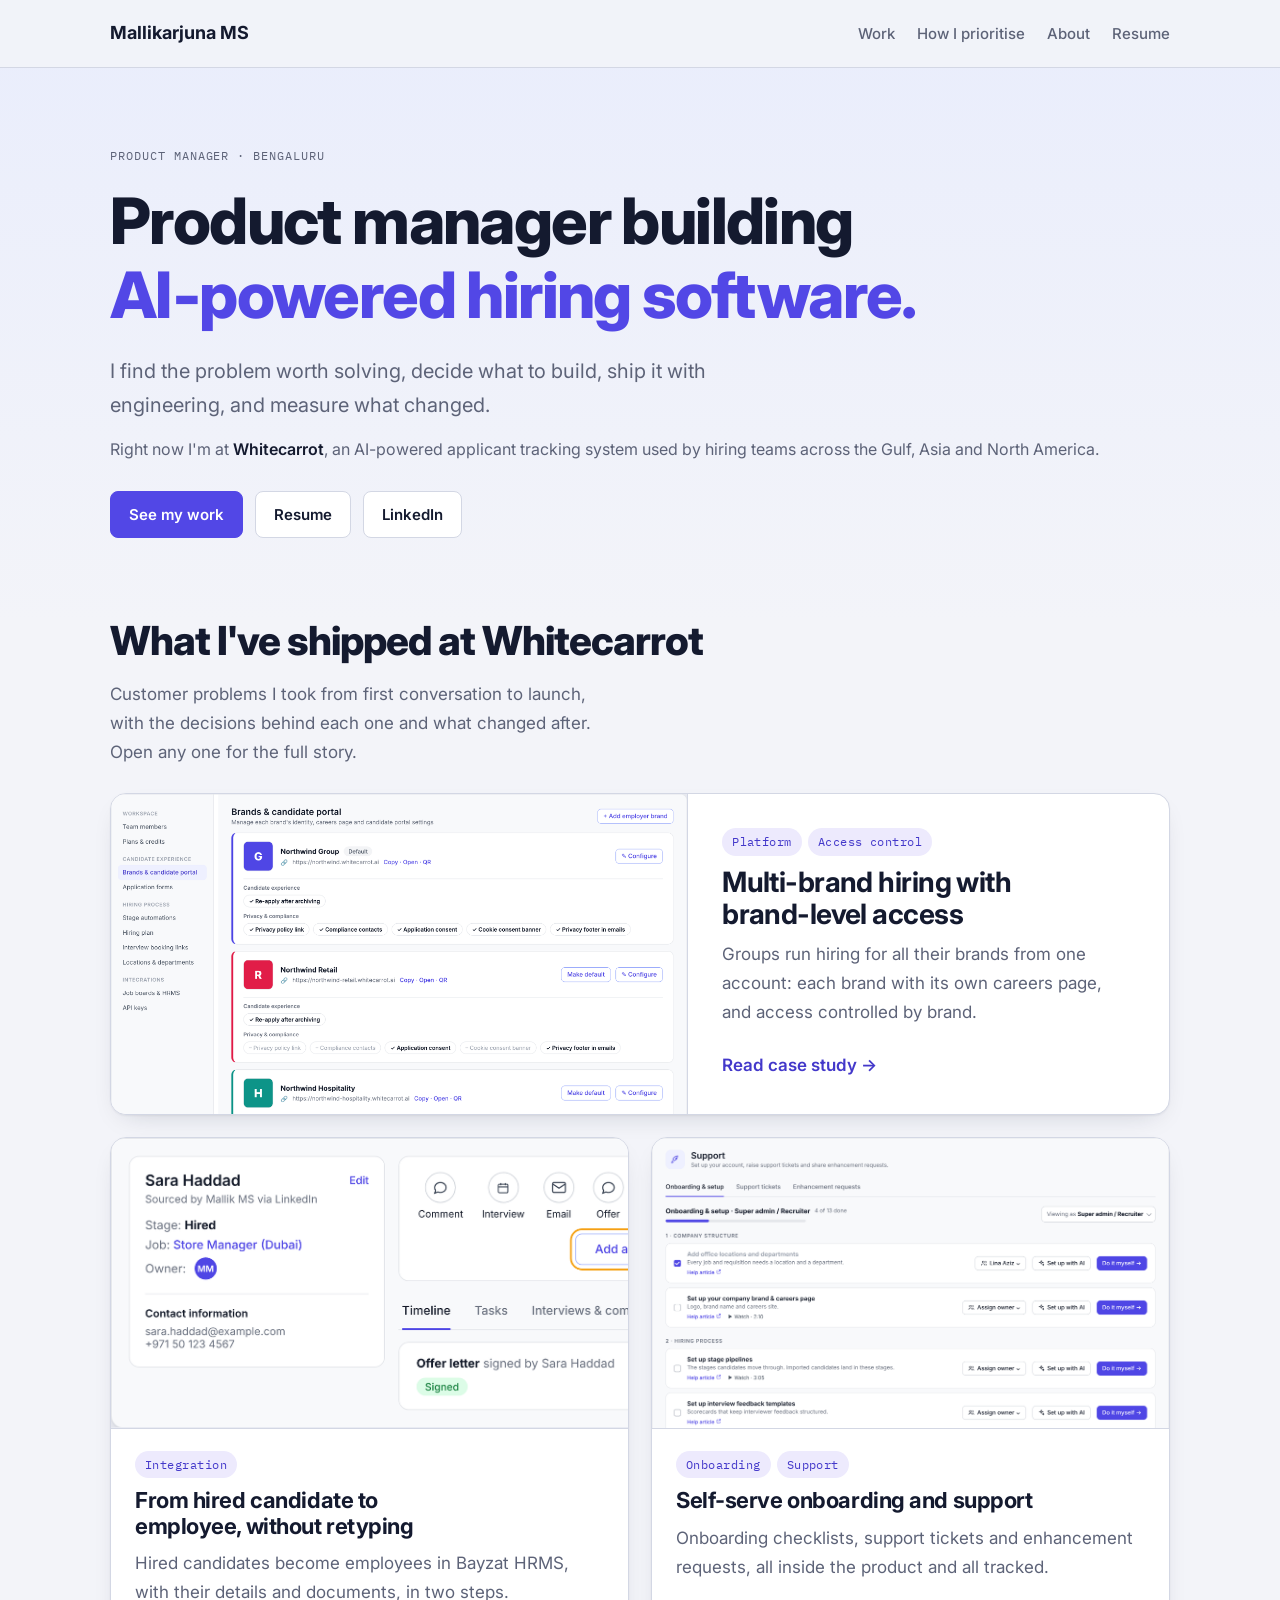
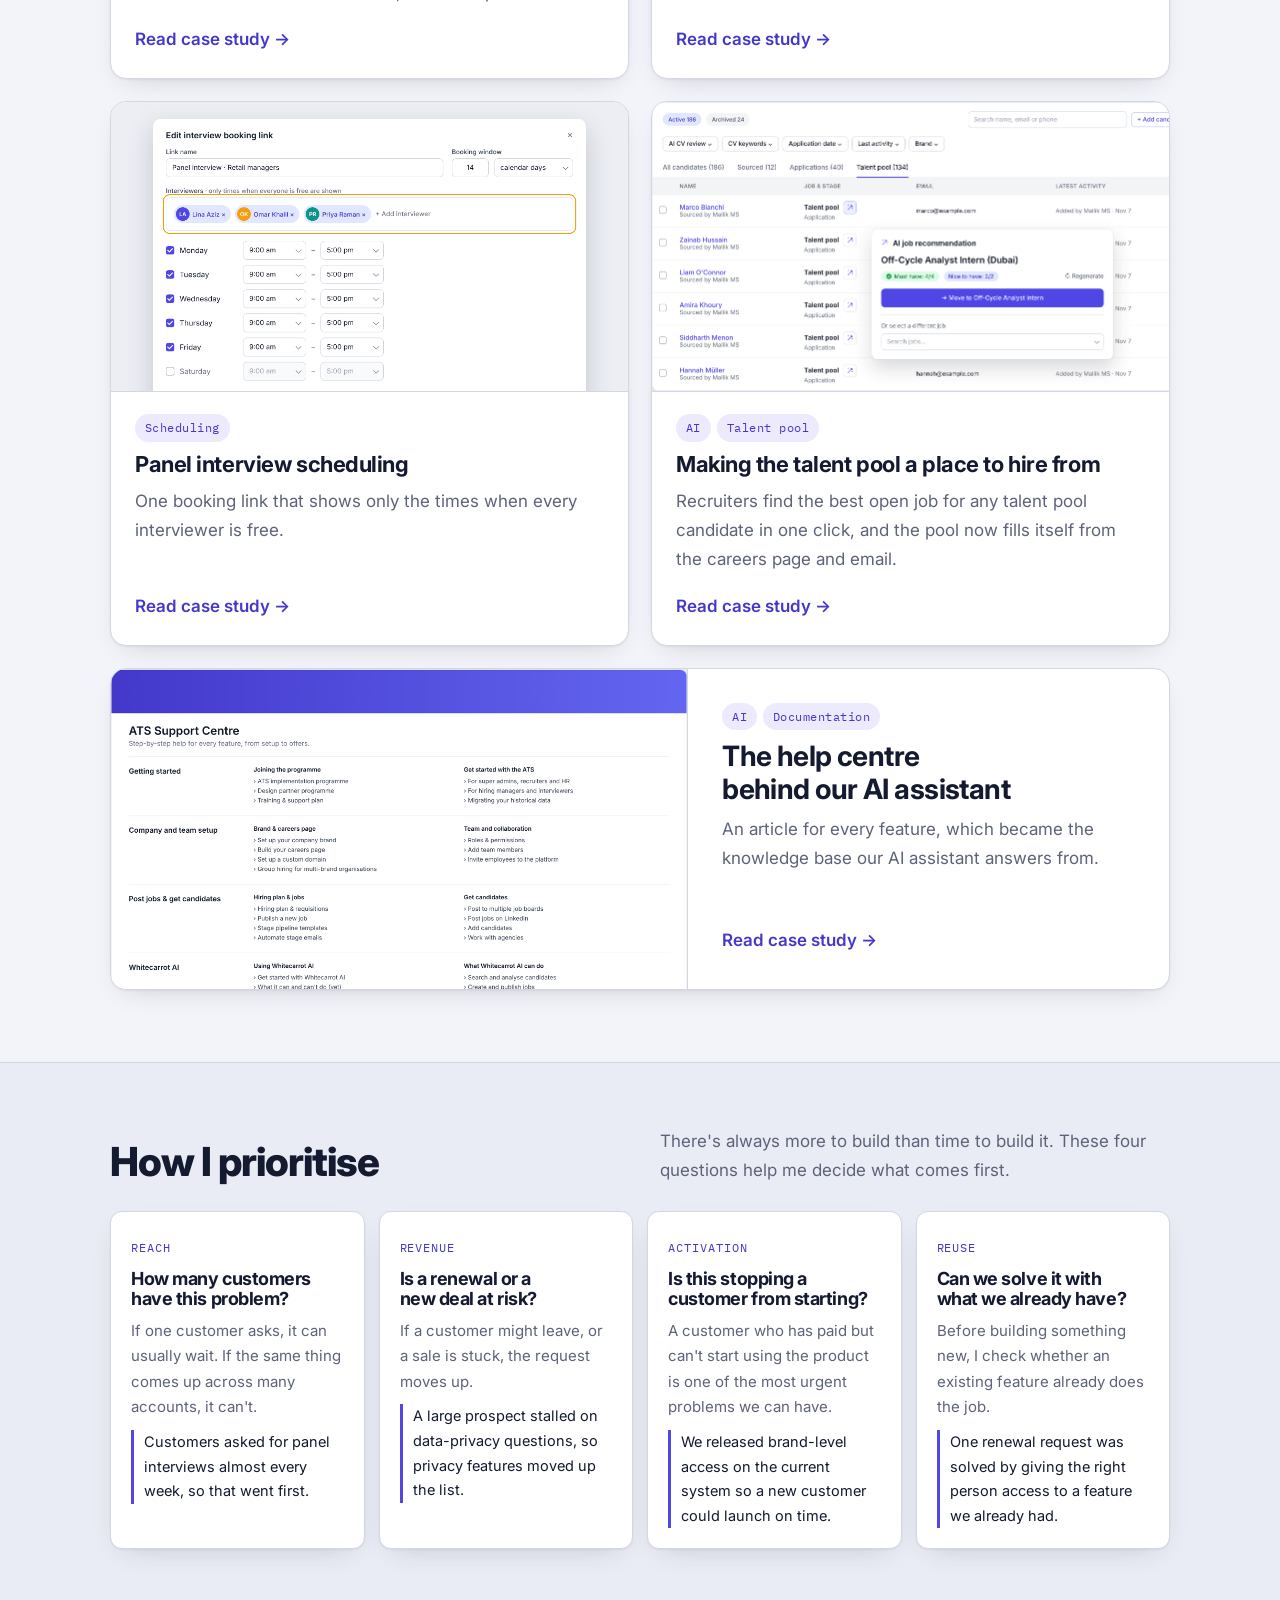
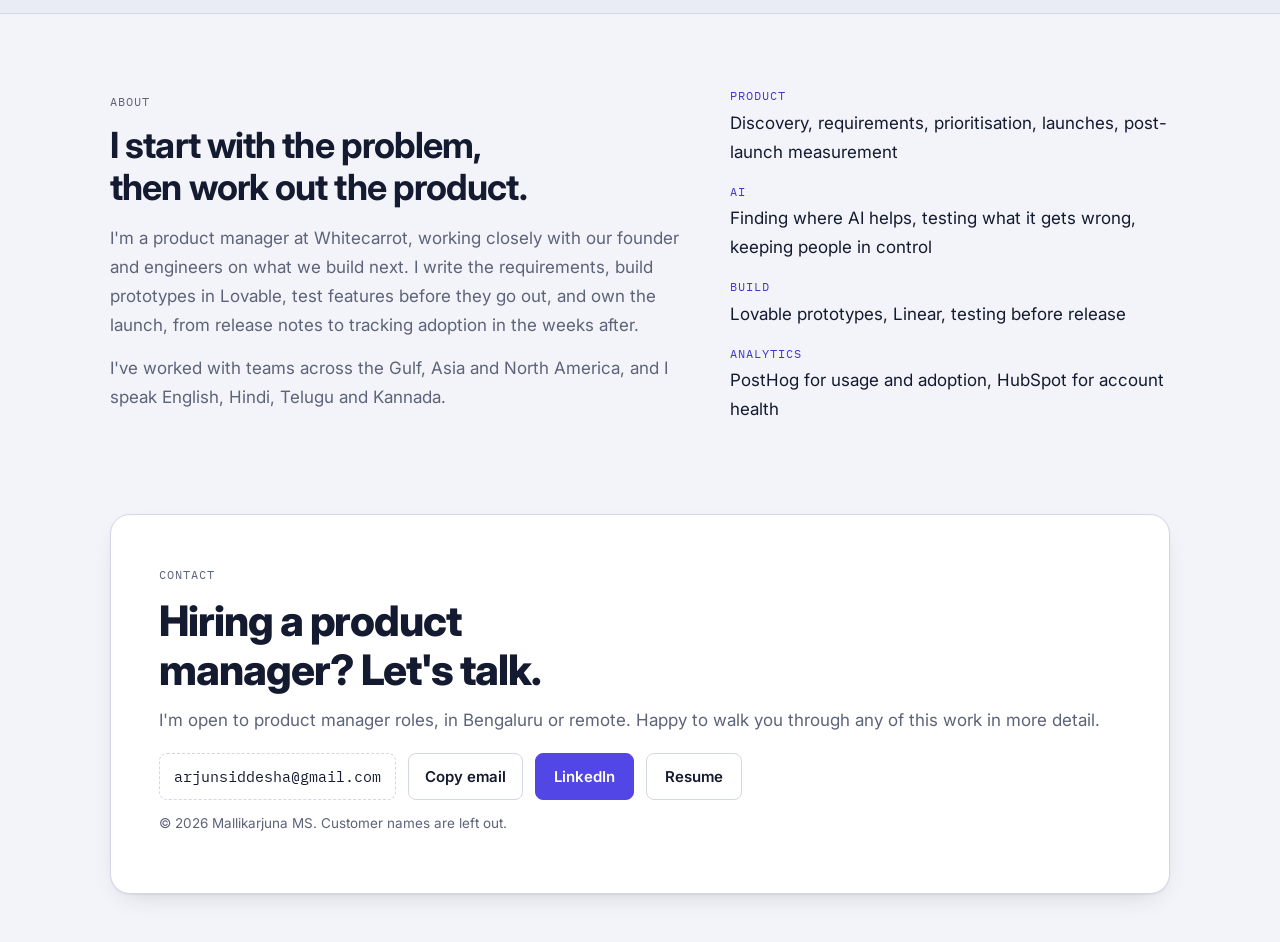
<file: index.html>
<!doctype html>
<html lang="en"><head><meta charset="utf-8"><meta name="viewport" content="width=device-width, initial-scale=1, viewport-fit=cover">
<title>Mallikarjuna MS · Product Manager</title>
<meta name="description" content="Product manager building AI-powered hiring software.">
<link rel="preconnect" href="https://fonts.googleapis.com"><link rel="stylesheet" href="https://fonts.googleapis.com/css2?family=Inter:wght@400;500;600;700;800&family=IBM+Plex+Mono:wght@500&display=swap"><link rel="stylesheet" href="style.css">
</head><body><header class="top"><div class="wrap"><nav>
  <a class="me" href="index.html">Mallikarjuna MS</a>
  <ul>
    <li><a href="index.html#work">Work</a></li>
    <li><a href="index.html#prioritise">How I prioritise</a></li>
    <li><a href="index.html#about">About</a></li>
    <li><a href="resume.pdf">Resume</a></li>
  </ul>
</nav></div></header>
<main class="wrap">
<div class="hero">
  <span class="label">Product Manager · Bengaluru</span>
  <h1 style="margin-top:16px">Product manager building <em>AI&#8209;powered hiring software.</em></h1>
  <p class="lede">I find the problem worth solving, decide what to build, ship it with engineering, and measure what changed.</p>
  <p class="now">Right now I'm at <b>Whitecarrot</b>, an AI-powered applicant tracking system used by hiring teams across the Gulf, Asia and North America.</p>
  <div class="links">
    <a class="btn solid" href="#work">See my work</a>
    <a class="btn" href="resume.pdf">Resume</a>
    <a class="btn" href="https://www.linkedin.com/in/msmallikarjuna/">LinkedIn</a>
  </div>
</div>

<section id="work" style="padding-top:24px">
  <div class="sec-head"><h2>What I've shipped at Whitecarrot</h2><p>Customer problems I took from first conversation to launch, with the decisions behind each one and what changed after. Open any one for the full story.</p></div>
  <div class="cards">
<a class="card feature" href="multi-brand.html"><div class="pic has-img" style="background-image:url(brand-1.png)"></div><div class="txt"><div class="tags"><span class="tag">Platform</span><span class="tag">Access control</span></div><h3>Multi-brand hiring with brand-level access</h3><p>Groups run hiring for all their brands from one account: each brand with its own careers page, and access controlled by brand.</p><span class="more">Read case study →</span></div></a>
<a class="card" href="hrms-integration.html"><div class="pic has-img" style="background-image:url(hrms-1.png)"></div><div class="txt"><div class="tags"><span class="tag">Integration</span></div><h3>From hired candidate to employee, without retyping</h3><p>Hired candidates become employees in Bayzat HRMS, with their details and documents, in two steps.</p><span class="more">Read case study →</span></div></a>
<a class="card" href="self-serve-onboarding.html"><div class="pic has-img" style="background-image:url(onb-1.png)"></div><div class="txt"><div class="tags"><span class="tag">Onboarding</span><span class="tag">Support</span></div><h3>Self-serve onboarding and support</h3><p>Onboarding checklists, support tickets and enhancement requests, all inside the product and all tracked.</p><span class="more">Read case study →</span></div></a>
<a class="card" href="panel-scheduling.html"><div class="pic has-img" style="background-image:url(booking-2.png)"></div><div class="txt"><div class="tags"><span class="tag">Scheduling</span></div><h3>Panel interview scheduling</h3><p>One booking link that shows only the times when every interviewer is free.</p><span class="more">Read case study →</span></div></a>
<a class="card" href="ai-job-matching.html"><div class="pic has-img" style="background-image:url(match-2.png)"></div><div class="txt"><div class="tags"><span class="tag">AI</span><span class="tag">Talent pool</span></div><h3>Making the talent pool a place to hire from</h3><p>Recruiters find the best open job for any talent pool candidate in one click, and the pool now fills itself from the careers page and email.</p><span class="more">Read case study →</span></div></a>
<a class="card feature" href="help-centre.html"><div class="pic has-img" style="background-image:url(help-2.png)"></div><div class="txt"><div class="tags"><span class="tag">AI</span><span class="tag">Documentation</span></div><h3>The help centre behind our AI assistant</h3><p>An article for every feature, which became the knowledge base our AI assistant answers from.</p><span class="more">Read case study →</span></div></a>
  </div>
</section>

</main>
<div class="band"><div class="wrap"><section id="prioritise" style="padding-top:64px">
  <div class="sec-head"><h2>How I prioritise</h2><p>There's always more to build than time to build it. These four questions help me decide what comes first.</p></div>
  <div class="rules">
    <div class="rule"><span class="label">Reach</span><h3>How many customers have this problem?</h3><p>If one customer asks, it can usually wait. If the same thing comes up across many accounts, it can't.</p><p class="eg">Customers asked for panel interviews almost every week, so that went first.</p></div>
    <div class="rule"><span class="label">Revenue</span><h3>Is a renewal or a new deal at risk?</h3><p>If a customer might leave, or a sale is stuck, the request moves up.</p><p class="eg">A large prospect stalled on data-privacy questions, so privacy features moved up the list.</p></div>
    <div class="rule"><span class="label">Activation</span><h3>Is this stopping a customer from starting?</h3><p>A customer who has paid but can't start using the product is one of the most urgent problems we can have.</p><p class="eg">We released brand-level access on the current system so a new customer could launch on time.</p></div>
    <div class="rule"><span class="label">Reuse</span><h3>Can we solve it with what we already have?</h3><p>Before building something new, I check whether an existing feature already does the job.</p><p class="eg">One renewal request was solved by giving the right person access to a feature we already had.</p></div>
  </div>
</section>

</div></div>
<main class="wrap">
<section id="about">
  <div class="about">
    <div>
      <span class="label">About</span>
      <h2 style="font-size:clamp(26px,3.6vw,36px);margin:10px 0 16px">I start with the problem, then work out the product.</h2>
      <p>I'm a product manager at Whitecarrot, working closely with our founder and engineers on what we build next. I write the requirements, build prototypes in Lovable, test features before they go out, and own the launch, from release notes to tracking adoption in the weeks after.</p>
      <p>I've worked with teams across the Gulf, Asia and North America, and I speak English, Hindi, Telugu and Kannada.</p>
    </div>
    <dl>
      <div><dt>Product</dt><dd>Discovery, requirements, prioritisation, launches, post-launch measurement</dd></div>
      <div><dt>AI</dt><dd>Finding where AI helps, testing what it gets wrong, keeping people in control</dd></div>
      <div><dt>Build</dt><dd>Lovable prototypes, Linear, testing before release</dd></div>
      <div><dt>Analytics</dt><dd>PostHog for usage and adoption, HubSpot for account health</dd></div>
    </dl>
  </div>
</section>
</main>
<footer id="contact"><div class="wrap end">
  <span class="label">Contact</span>
  <h2 style="margin-top:10px">Hiring a product manager? Let's talk.</h2>
  <p>I'm open to product manager roles, in Bengaluru or remote. Happy to walk you through any of this work in more detail.</p>
  <div class="contact">
    <span class="email" id="email">arjunsiddesha@gmail.com</span>
    <button class="copy" id="copyBtn" type="button">Copy email</button>
    <a class="btn solid" href="https://www.linkedin.com/in/msmallikarjuna/">LinkedIn</a>
    <a class="btn" href="resume.pdf">Resume</a>
  </div>
  <p class="fine">© 2026 Mallikarjuna MS. Customer names are left out.</p>
</div></footer>
<script>
(function(){var b=document.getElementById('copyBtn');if(!b)return;var el=document.getElementById('email');
b.addEventListener('click',function(){function done(){b.textContent='Copied';setTimeout(function(){b.textContent='Copy email'},1600)}
function fb(){var r=document.createRange();r.selectNodeContents(el);var s=getSelection();s.removeAllRanges();s.addRange(r);b.textContent='Selected'}
try{navigator.clipboard.writeText(el.textContent).then(done,fb)}catch(e){fb()}});})();
</script></body></html>
</file>
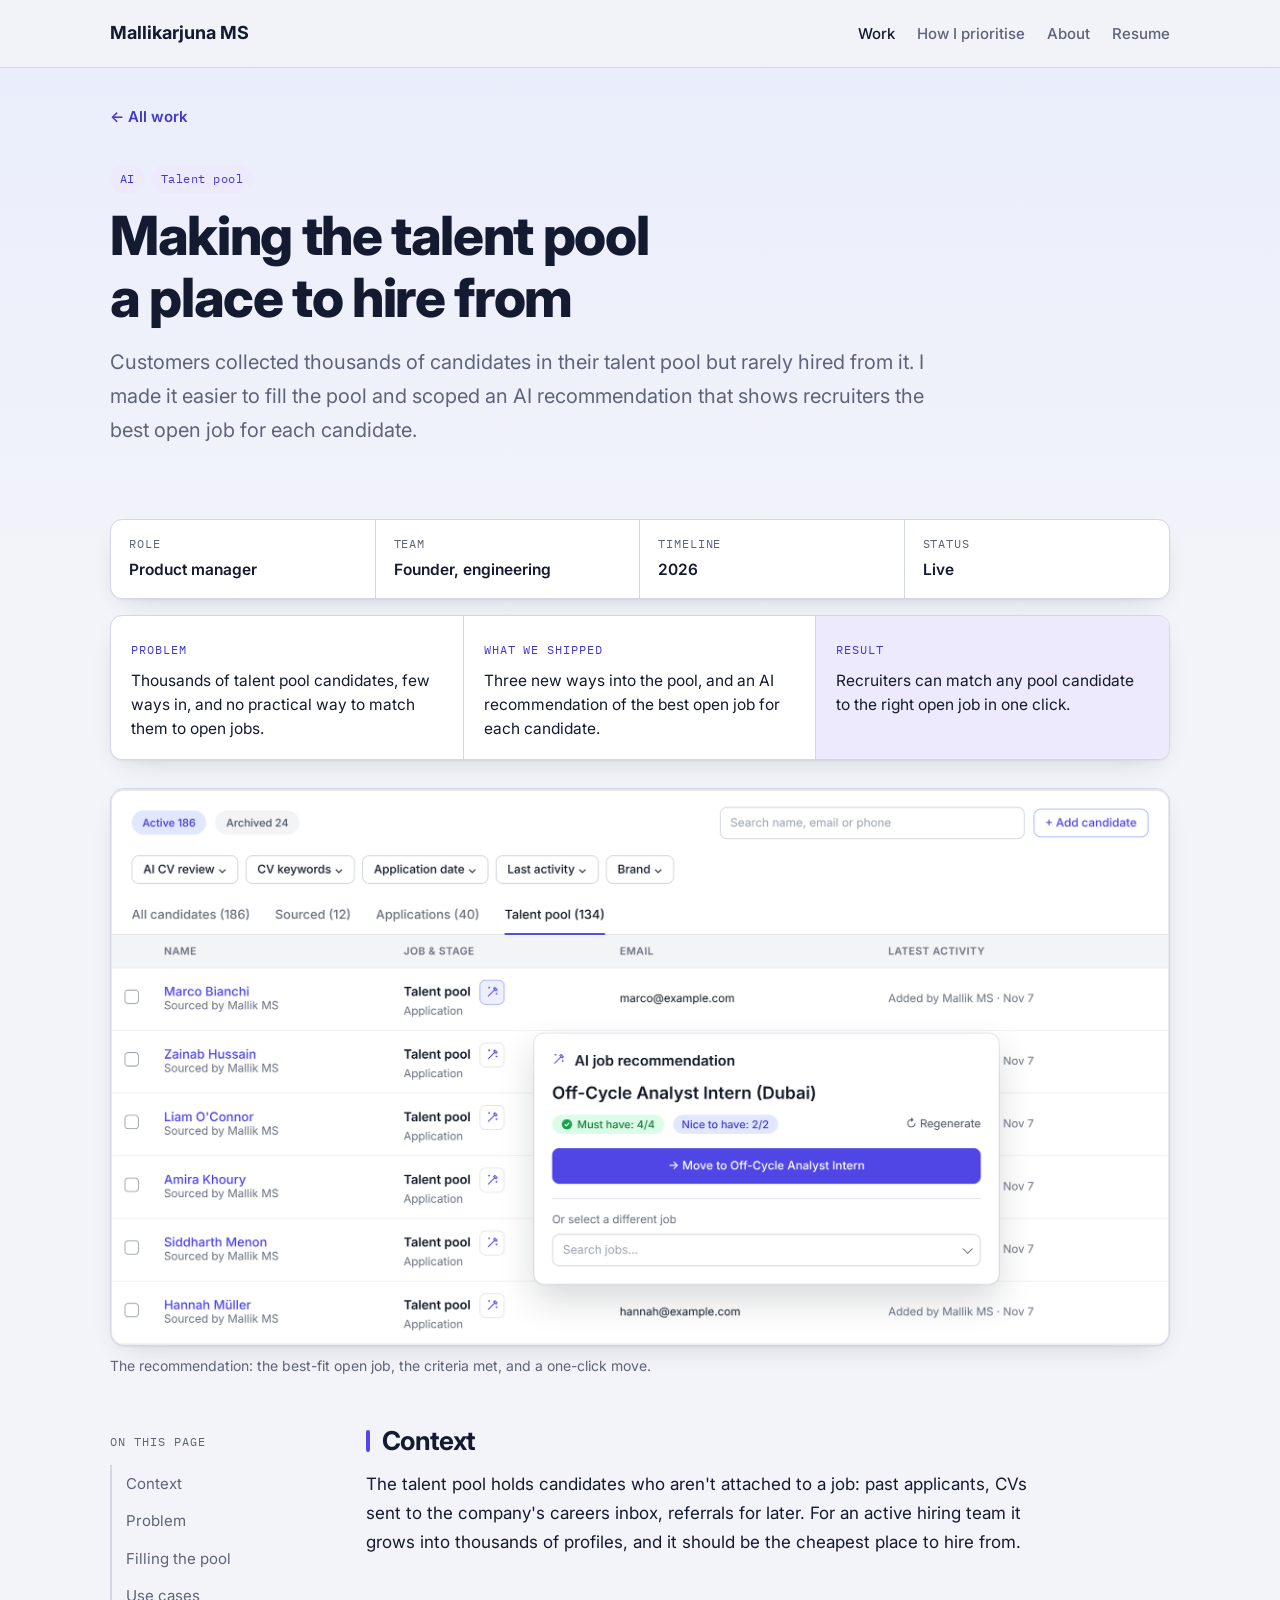
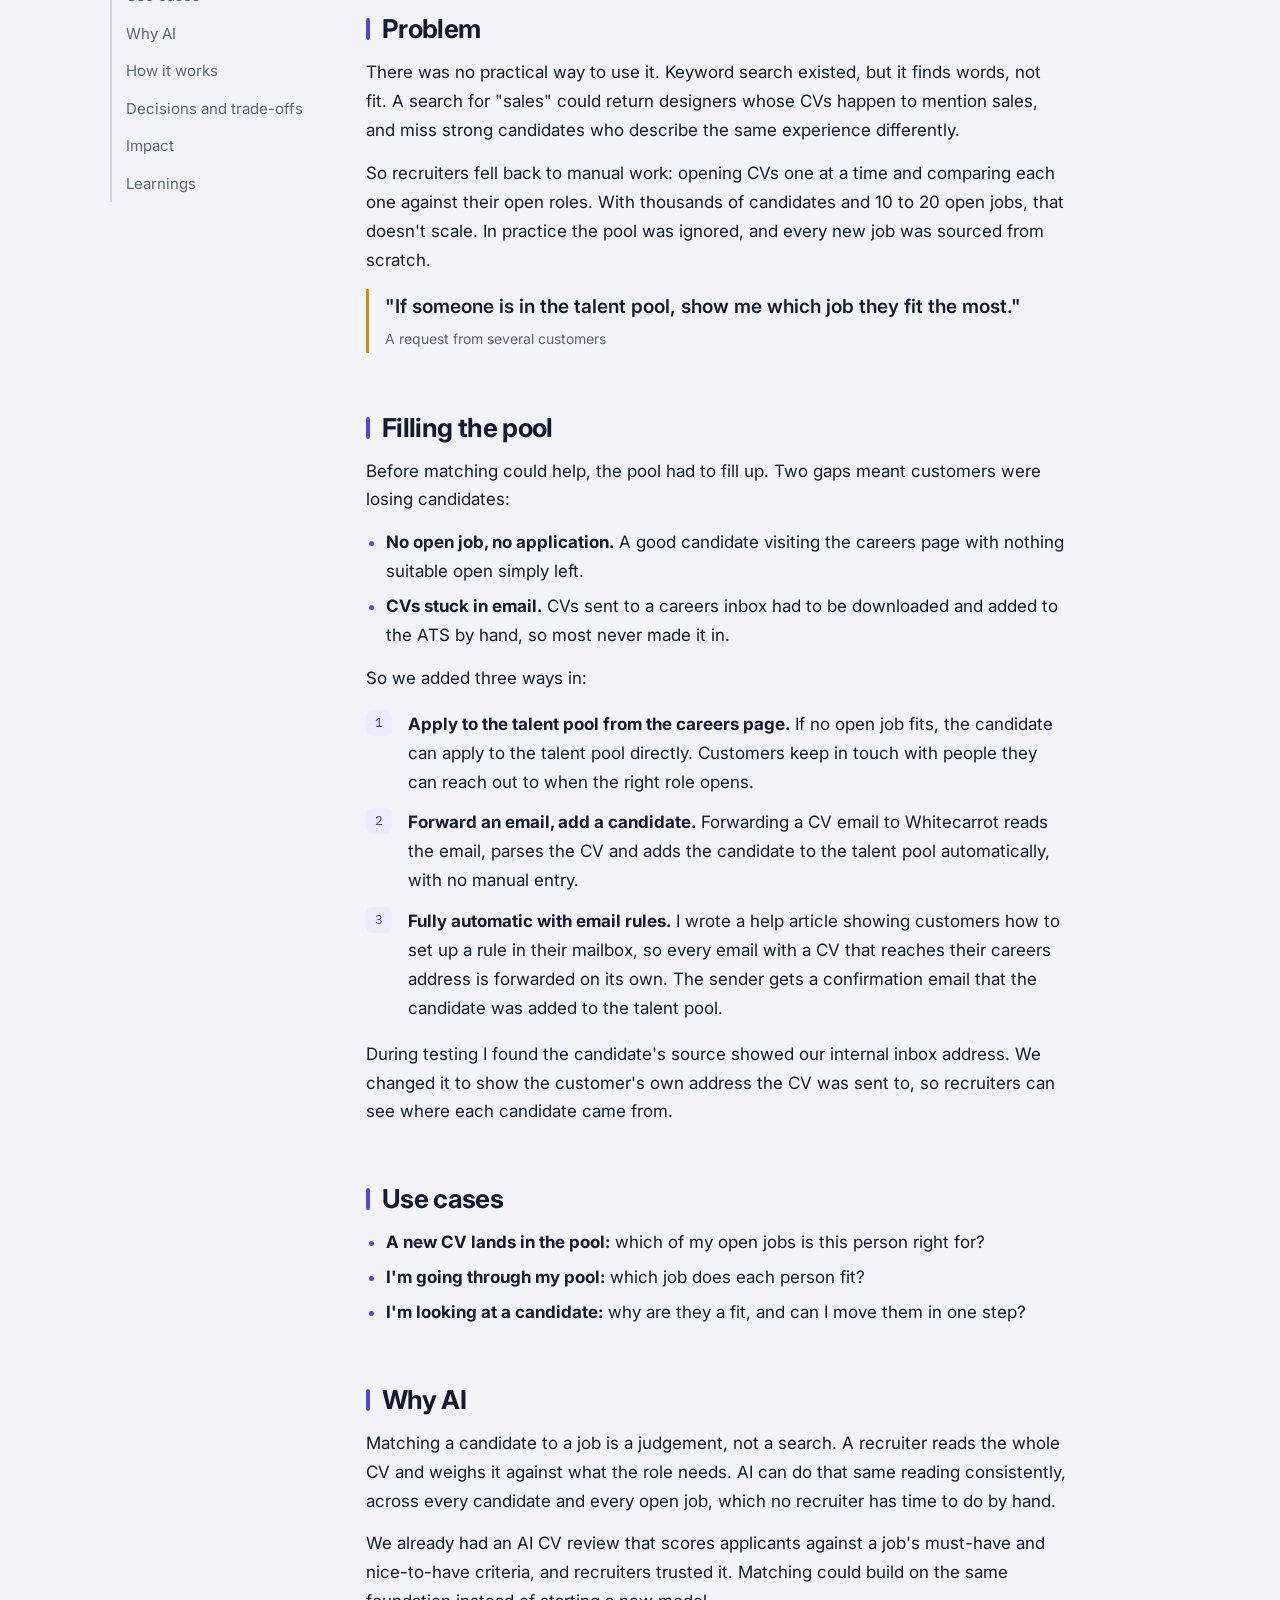
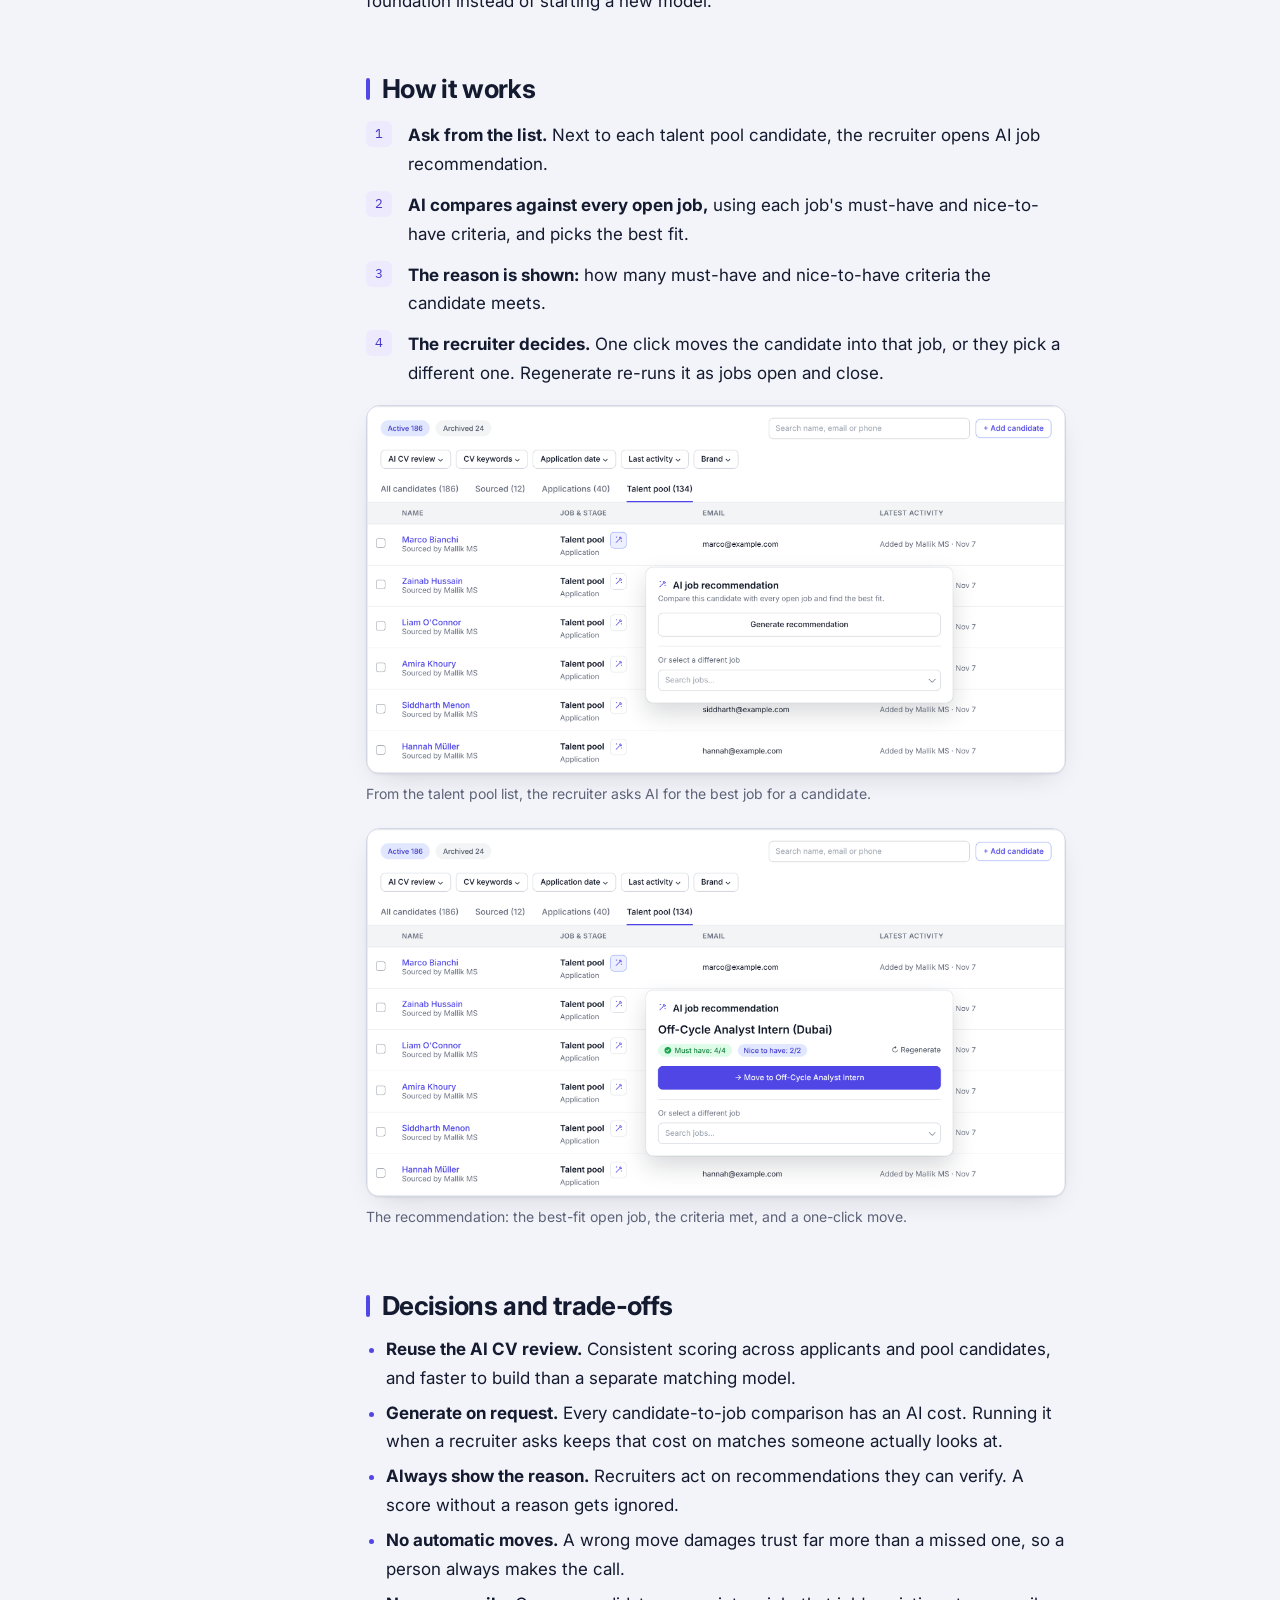
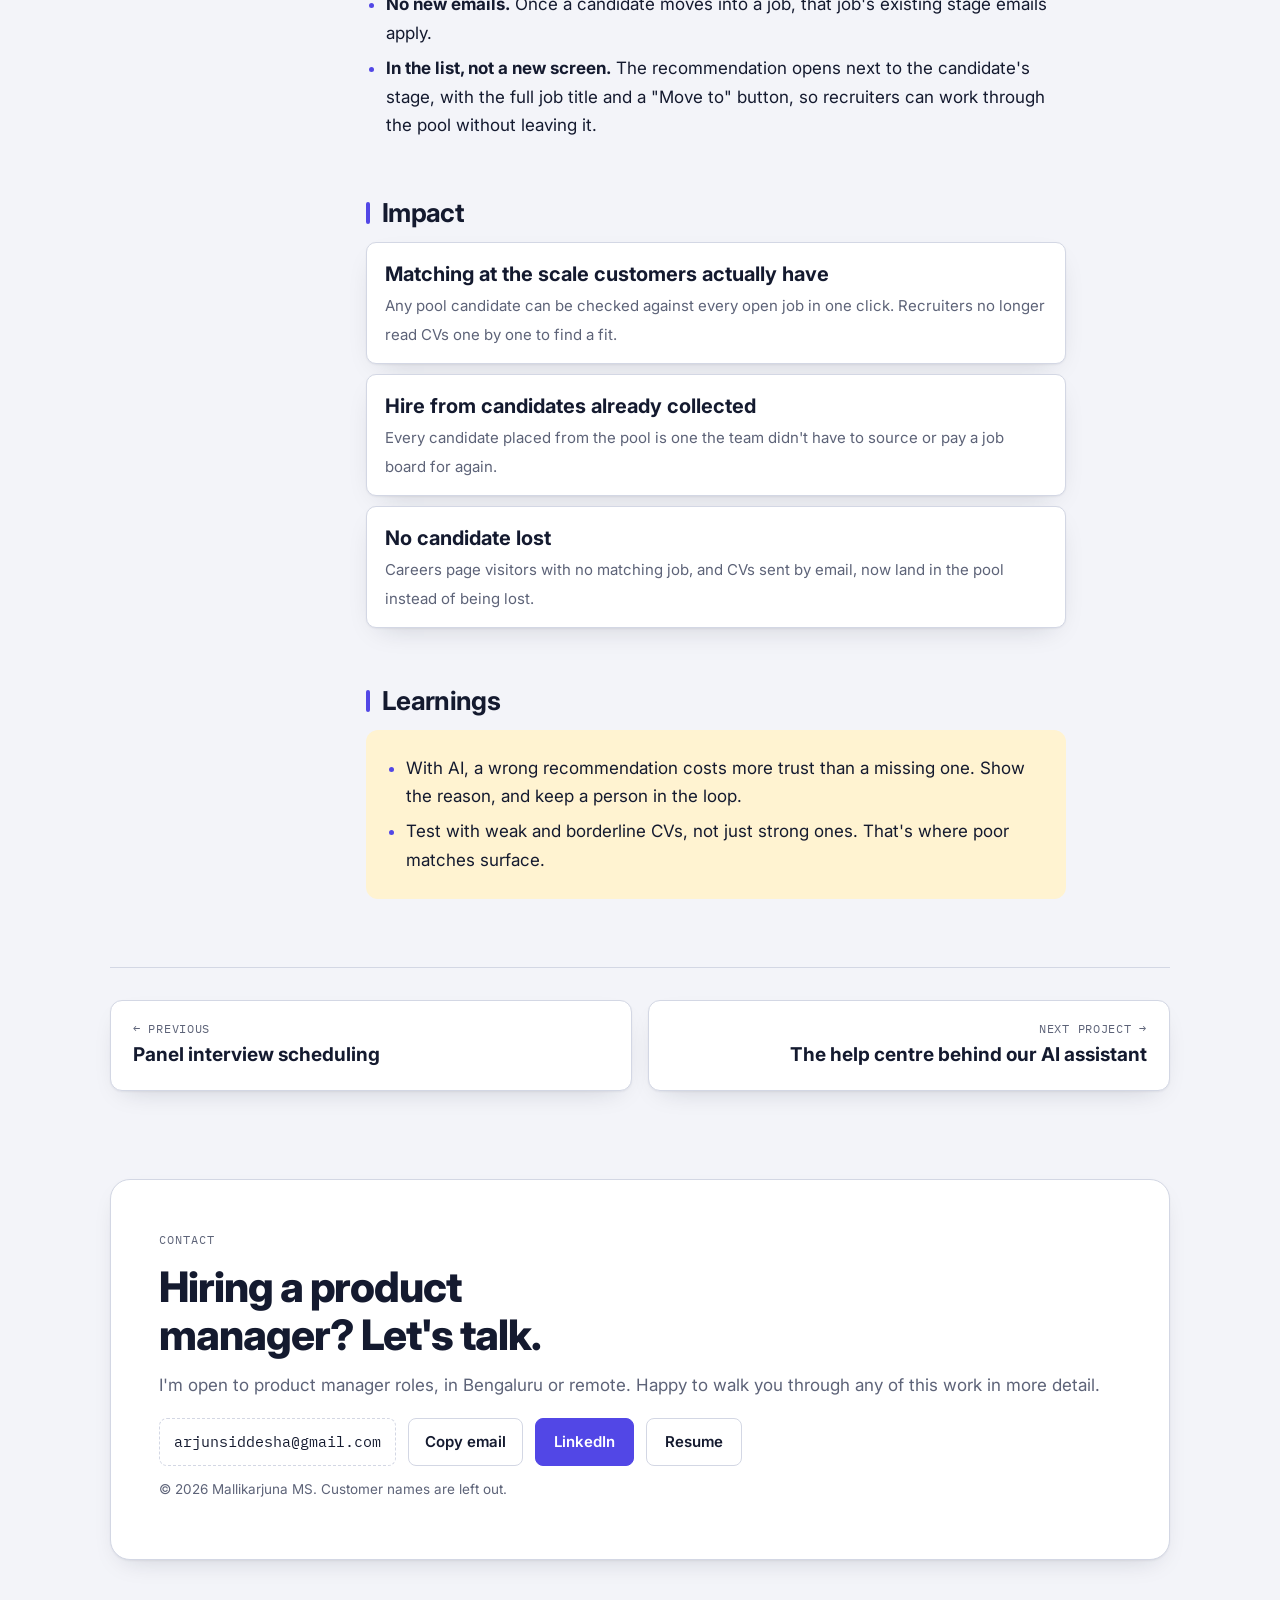
<file: ai-job-matching.html>
<!doctype html>
<html lang="en"><head><meta charset="utf-8"><meta name="viewport" content="width=device-width, initial-scale=1, viewport-fit=cover">
<title>Making the talent pool a place to hire from · Mallikarjuna MS</title>
<meta name="description" content="Recruiters find the best open job for any talent pool candidate in one click, and the pool now fills itself from the careers page and email.">
<link rel="preconnect" href="https://fonts.googleapis.com"><link rel="stylesheet" href="https://fonts.googleapis.com/css2?family=Inter:wght@400;500;600;700;800&family=IBM+Plex+Mono:wght@500&display=swap"><link rel="stylesheet" href="style.css"></head>
<body>
<header class="top"><div class="wrap"><nav>
  <a class="me" href="index.html">Mallikarjuna MS</a>
  <ul>
    <li><a href="index.html#work" aria-current="page">Work</a></li>
    <li><a href="index.html#prioritise">How I prioritise</a></li>
    <li><a href="index.html#about">About</a></li>
    <li><a href="resume.pdf">Resume</a></li>
  </ul>
</nav></div></header>
<main class="wrap">
  <p class="crumb"><a href="index.html#work">← All work</a></p>
  <div class="case-hero">
    <div class="tags"><span class="tag">AI</span><span class="tag">Talent pool</span></div>
    <h1>Making the talent pool a place to hire from</h1>
    <p class="sum">Customers collected thousands of candidates in their talent pool but rarely hired from it. I made it easier to fill the pool and scoped an AI recommendation that shows recruiters the best open job for each candidate.</p>
  </div>
  <div class="facts"><div><dl><dt>Role</dt><dd>Product manager</dd></dl></div><div><dl><dt>Team</dt><dd>Founder, engineering</dd></dl></div><div><dl><dt>Timeline</dt><dd>2026</dd></dl></div><div><dl><dt>Status</dt><dd>Live</dd></dl></div></div>
  <div class="glance" aria-label="At a glance">
  <div><span class="label">Problem</span><p>Thousands of talent pool candidates, few ways in, and no practical way to match them to open jobs.</p></div>
  <div><span class="label">What we shipped</span><p>Three new ways into the pool, and an AI recommendation of the best open job for each candidate.</p></div>
  <div><span class="label">Result</span><p>Recruiters can match any pool candidate to the right open job in one click.</p></div>
</div>
  <figure class="shot" style="margin-top:28px"><img class="shot-img" src="match-2.png" alt="The recommendation: the best-fit open job, the criteria met, and a one-click move." loading="lazy"><figcaption>The recommendation: the best-fit open job, the criteria met, and a one-click move.</figcaption></figure>
  <div class="layout">
    <aside class="toc" aria-label="On this page"><span class="label">On this page</span><ol><li><a href="#context">Context</a></li><li><a href="#problem">Problem</a></li><li><a href="#filling-the-pool">Filling the pool</a></li><li><a href="#use-cases">Use cases</a></li><li><a href="#why-ai">Why AI</a></li><li><a href="#how-it-works">How it works</a></li><li><a href="#decisions-and-trade-offs">Decisions and trade-offs</a></li><li><a href="#impact">Impact</a></li><li><a href="#learnings">Learnings</a></li></ol></aside>
    <div class="content"><section id="context"><h2>Context</h2><p>The talent pool holds candidates who aren't attached to a job: past applicants, CVs sent to the company's careers inbox, referrals for later. For an active hiring team it grows into thousands of profiles, and it should be the cheapest place to hire from.</p></section><section id="problem"><h2>Problem</h2><p>There was no practical way to use it. Keyword search existed, but it finds words, not fit. A search for "sales" could return designers whose CVs happen to mention sales, and miss strong candidates who describe the same experience differently.</p>
<p>So recruiters fell back to manual work: opening CVs one at a time and comparing each one against their open roles. With thousands of candidates and 10 to 20 open jobs, that doesn't scale. In practice the pool was ignored, and every new job was sourced from scratch.</p>
<p class="quote">"If someone is in the talent pool, show me which job they fit the most."<small>A request from several customers</small></p></section><section id="filling-the-pool"><h2>Filling the pool</h2><p>Before matching could help, the pool had to fill up. Two gaps meant customers were losing candidates:</p>
<ul>
<li><b>No open job, no application.</b> A good candidate visiting the careers page with nothing suitable open simply left.</li>
<li><b>CVs stuck in email.</b> CVs sent to a careers inbox had to be downloaded and added to the ATS by hand, so most never made it in.</li>
</ul>
<p>So we added three ways in:</p>
<ol class="rulelist">
<li><span><b>Apply to the talent pool from the careers page.</b> If no open job fits, the candidate can apply to the talent pool directly. Customers keep in touch with people they can reach out to when the right role opens.</span></li>
<li><span><b>Forward an email, add a candidate.</b> Forwarding a CV email to Whitecarrot reads the email, parses the CV and adds the candidate to the talent pool automatically, with no manual entry.</span></li>
<li><span><b>Fully automatic with email rules.</b> I wrote a help article showing customers how to set up a rule in their mailbox, so every email with a CV that reaches their careers address is forwarded on its own. The sender gets a confirmation email that the candidate was added to the talent pool.</span></li>
</ol>
<p>During testing I found the candidate's source showed our internal inbox address. We changed it to show the customer's own address the CV was sent to, so recruiters can see where each candidate came from.</p></section><section id="use-cases"><h2>Use cases</h2><ul>
<li><b>A new CV lands in the pool:</b> which of my open jobs is this person right for?</li>
<li><b>I'm going through my pool:</b> which job does each person fit?</li>
<li><b>I'm looking at a candidate:</b> why are they a fit, and can I move them in one step?</li>
</ul></section><section id="why-ai"><h2>Why AI</h2><p>Matching a candidate to a job is a judgement, not a search. A recruiter reads the whole CV and weighs it against what the role needs. AI can do that same reading consistently, across every candidate and every open job, which no recruiter has time to do by hand.</p>
<p>We already had an AI CV review that scores applicants against a job's must-have and nice-to-have criteria, and recruiters trusted it. Matching could build on the same foundation instead of starting a new model.</p></section><section id="how-it-works"><h2>How it works</h2><ol class="rulelist">
<li><span><b>Ask from the list.</b> Next to each talent pool candidate, the recruiter opens AI job recommendation.</span></li>
<li><span><b>AI compares against every open job,</b> using each job's must-have and nice-to-have criteria, and picks the best fit.</span></li>
<li><span><b>The reason is shown:</b> how many must-have and nice-to-have criteria the candidate meets.</span></li>
<li><span><b>The recruiter decides.</b> One click moves the candidate into that job, or they pick a different one. Regenerate re-runs it as jobs open and close.</span></li>
</ol>
<div class="shots2"><figure class="shot"><img class="shot-img" src="match-1.png" alt="From the talent pool list, the recruiter asks AI for the best job for a candidate." loading="lazy"><figcaption>From the talent pool list, the recruiter asks AI for the best job for a candidate.</figcaption></figure><figure class="shot"><img class="shot-img" src="match-2.png" alt="The recommendation: the best-fit open job, the criteria met, and a one-click move." loading="lazy"><figcaption>The recommendation: the best-fit open job, the criteria met, and a one-click move.</figcaption></figure></div></section><section id="decisions-and-trade-offs"><h2>Decisions and trade-offs</h2><ul>
<li><b>Reuse the AI CV review.</b> Consistent scoring across applicants and pool candidates, and faster to build than a separate matching model.</li>
<li><b>Generate on request.</b> Every candidate-to-job comparison has an AI cost. Running it when a recruiter asks keeps that cost on matches someone actually looks at.</li>
<li><b>Always show the reason.</b> Recruiters act on recommendations they can verify. A score without a reason gets ignored.</li>
<li><b>No automatic moves.</b> A wrong move damages trust far more than a missed one, so a person always makes the call.</li>
<li><b>No new emails.</b> Once a candidate moves into a job, that job's existing stage emails apply.</li>
<li><b>In the list, not a new screen.</b> The recommendation opens next to the candidate's stage, with the full job title and a "Move to" button, so recruiters can work through the pool without leaving it.</li>
</ul></section><section id="impact"><h2>Impact</h2><div class="impact">
<div><b>Matching at the scale customers actually have</b><span>Any pool candidate can be checked against every open job in one click. Recruiters no longer read CVs one by one to find a fit.</span></div>
<div><b>Hire from candidates already collected</b><span>Every candidate placed from the pool is one the team didn't have to source or pay a job board for again.</span></div>
<div><b>No candidate lost</b><span>Careers page visitors with no matching job, and CVs sent by email, now land in the pool instead of being lost.</span></div>
</div></section><section id="learnings"><h2>Learnings</h2><div class="lesson"><ul>
<li>With AI, a wrong recommendation costs more trust than a missing one. Show the reason, and keep a person in the loop.</li>
<li>Test with weak and borderline CVs, not just strong ones. That's where poor matches surface.</li>
</ul></div></section></div>
  </div>
  <div class="next"><a href="panel-scheduling.html"><small>← Previous</small><b>Panel interview scheduling</b></a><a class="r" href="help-centre.html"><small>Next project →</small><b>The help centre behind our AI assistant</b></a></div>
</main>
<footer id="contact"><div class="wrap end">
  <span class="label">Contact</span>
  <h2 style="margin-top:10px">Hiring a product manager? Let's talk.</h2>
  <p>I'm open to product manager roles, in Bengaluru or remote. Happy to walk you through any of this work in more detail.</p>
  <div class="contact">
    <span class="email" id="email">arjunsiddesha@gmail.com</span>
    <button class="copy" id="copyBtn" type="button">Copy email</button>
    <a class="btn solid" href="https://www.linkedin.com/in/msmallikarjuna/">LinkedIn</a>
    <a class="btn" href="resume.pdf">Resume</a>
  </div>
  <p class="fine">© 2026 Mallikarjuna MS. Customer names are left out.</p>
</div></footer>
<script>
(function(){var b=document.getElementById('copyBtn');if(!b)return;var el=document.getElementById('email');
b.addEventListener('click',function(){function done(){b.textContent='Copied';setTimeout(function(){b.textContent='Copy email'},1600)}
function fb(){var r=document.createRange();r.selectNodeContents(el);var s=getSelection();s.removeAllRanges();s.addRange(r);b.textContent='Selected'}
try{navigator.clipboard.writeText(el.textContent).then(done,fb)}catch(e){fb()}});})();
</script>
</body></html>
</file>
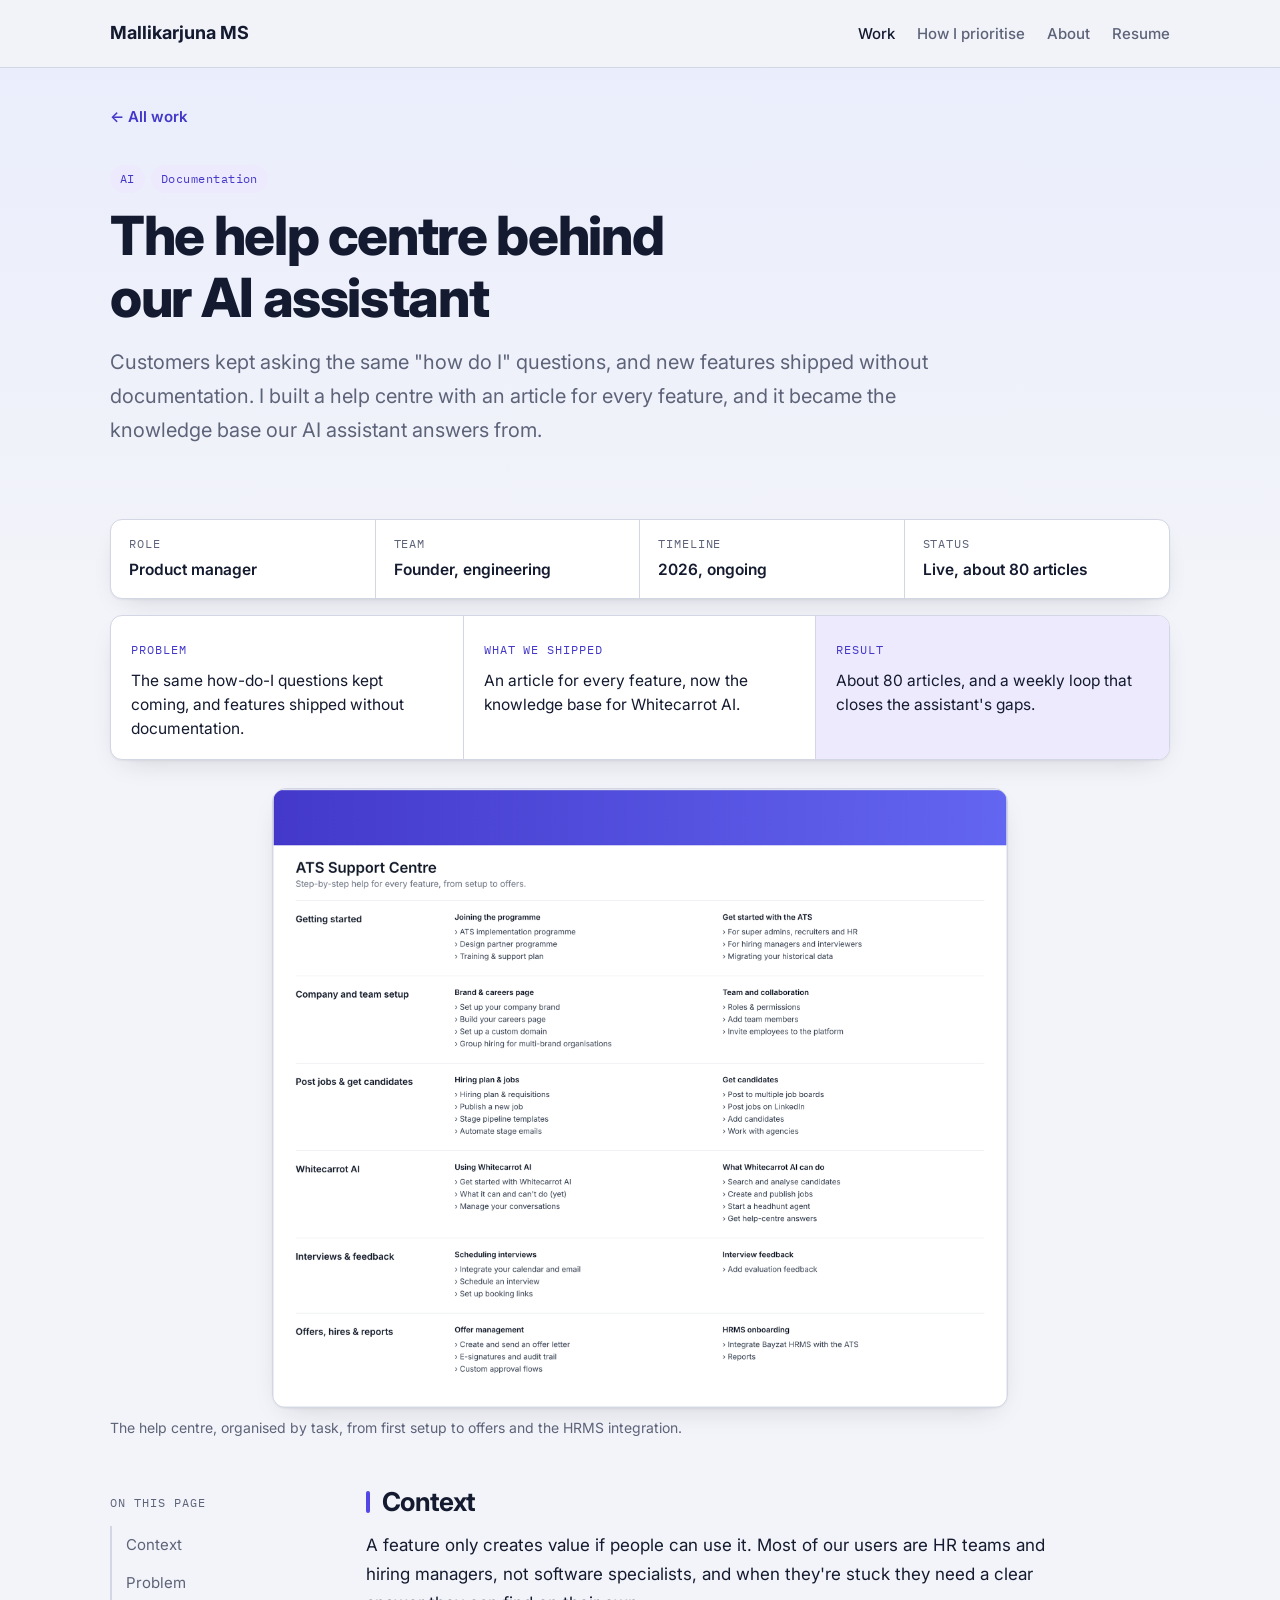
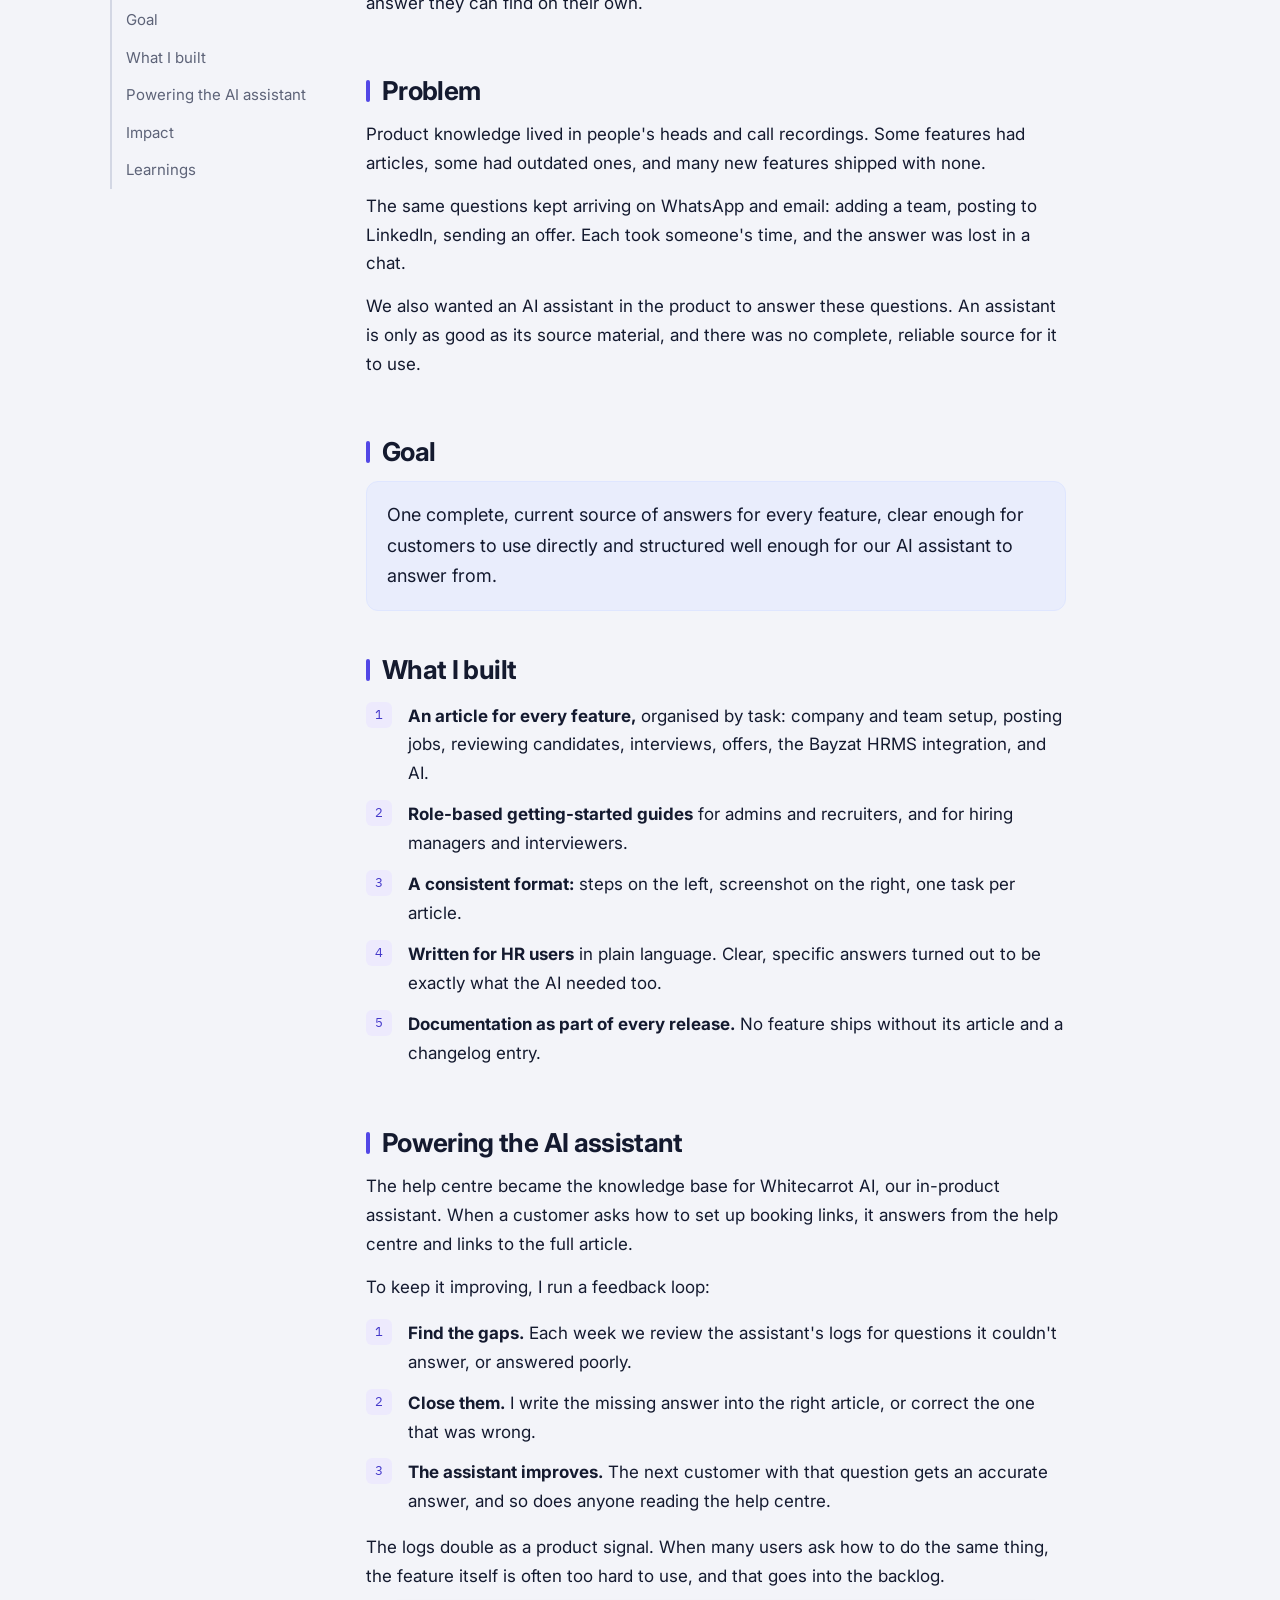
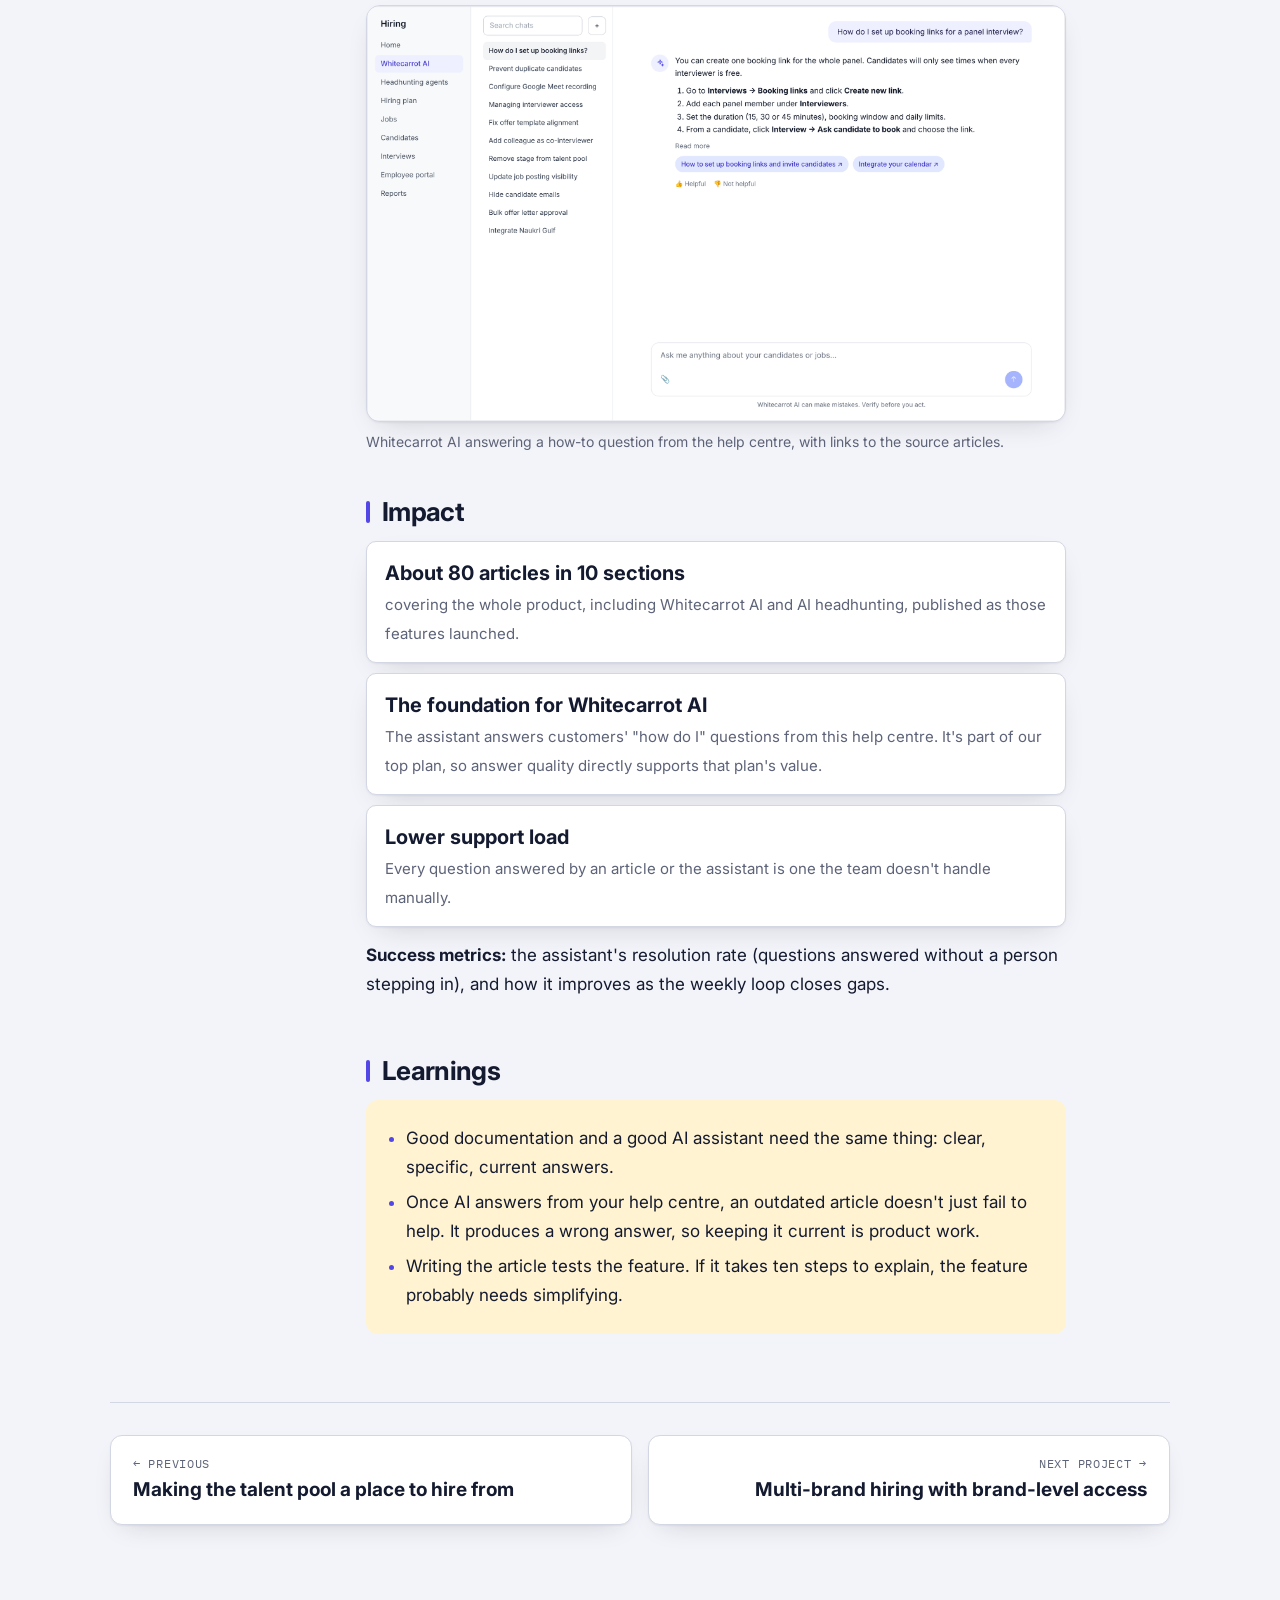
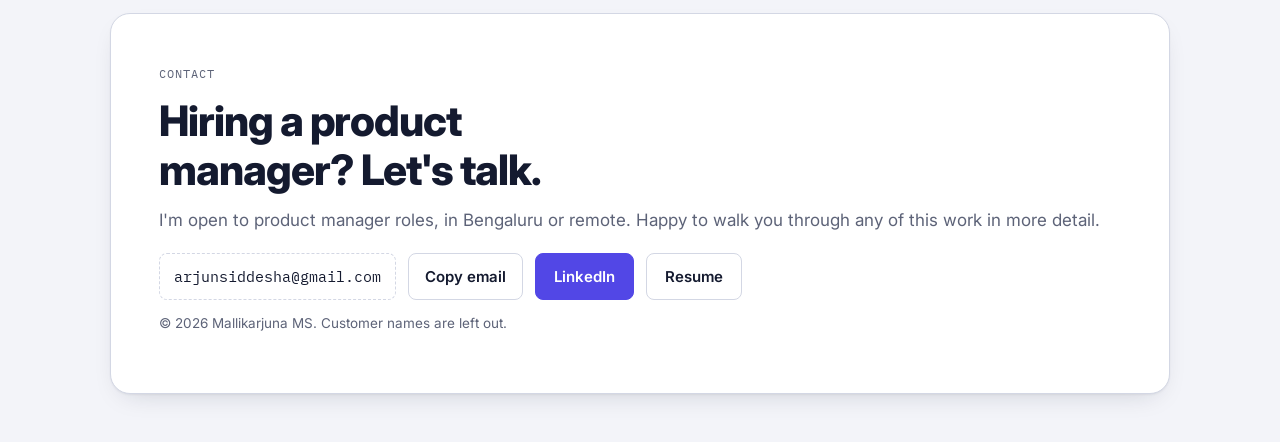
<file: help-centre.html>
<!doctype html>
<html lang="en"><head><meta charset="utf-8"><meta name="viewport" content="width=device-width, initial-scale=1, viewport-fit=cover">
<title>The help centre behind our AI assistant · Mallikarjuna MS</title>
<meta name="description" content="An article for every feature, which became the knowledge base our AI assistant answers from.">
<link rel="preconnect" href="https://fonts.googleapis.com"><link rel="stylesheet" href="https://fonts.googleapis.com/css2?family=Inter:wght@400;500;600;700;800&family=IBM+Plex+Mono:wght@500&display=swap"><link rel="stylesheet" href="style.css"></head>
<body>
<header class="top"><div class="wrap"><nav>
  <a class="me" href="index.html">Mallikarjuna MS</a>
  <ul>
    <li><a href="index.html#work" aria-current="page">Work</a></li>
    <li><a href="index.html#prioritise">How I prioritise</a></li>
    <li><a href="index.html#about">About</a></li>
    <li><a href="resume.pdf">Resume</a></li>
  </ul>
</nav></div></header>
<main class="wrap">
  <p class="crumb"><a href="index.html#work">← All work</a></p>
  <div class="case-hero">
    <div class="tags"><span class="tag">AI</span><span class="tag">Documentation</span></div>
    <h1>The help centre behind our AI assistant</h1>
    <p class="sum">Customers kept asking the same "how do I" questions, and new features shipped without documentation. I built a help centre with an article for every feature, and it became the knowledge base our AI assistant answers from.</p>
  </div>
  <div class="facts"><div><dl><dt>Role</dt><dd>Product manager</dd></dl></div><div><dl><dt>Team</dt><dd>Founder, engineering</dd></dl></div><div><dl><dt>Timeline</dt><dd>2026, ongoing</dd></dl></div><div><dl><dt>Status</dt><dd>Live, about 80 articles</dd></dl></div></div>
  <div class="glance" aria-label="At a glance">
  <div><span class="label">Problem</span><p>The same how-do-I questions kept coming, and features shipped without documentation.</p></div>
  <div><span class="label">What we shipped</span><p>An article for every feature, now the knowledge base for Whitecarrot AI.</p></div>
  <div><span class="label">Result</span><p>About 80 articles, and a weekly loop that closes the assistant's gaps.</p></div>
</div>
  <figure class="shot" style="margin-top:28px"><img class="shot-img" src="help-2.png" alt="The help centre, organised by task, from first setup to offers and the HRMS integration." loading="lazy"><figcaption>The help centre, organised by task, from first setup to offers and the HRMS integration.</figcaption></figure>
  <div class="layout">
    <aside class="toc" aria-label="On this page"><span class="label">On this page</span><ol><li><a href="#context">Context</a></li><li><a href="#problem">Problem</a></li><li><a href="#goal">Goal</a></li><li><a href="#what-i-built">What I built</a></li><li><a href="#powering-the-ai-assistant">Powering the AI assistant</a></li><li><a href="#impact">Impact</a></li><li><a href="#learnings">Learnings</a></li></ol></aside>
    <div class="content"><section id="context"><h2>Context</h2><p>A feature only creates value if people can use it. Most of our users are HR teams and hiring managers, not software specialists, and when they're stuck they need a clear answer they can find on their own.</p></section><section id="problem"><h2>Problem</h2><p>Product knowledge lived in people's heads and call recordings. Some features had articles, some had outdated ones, and many new features shipped with none.</p>
<p>The same questions kept arriving on WhatsApp and email: adding a team, posting to LinkedIn, sending an offer. Each took someone's time, and the answer was lost in a chat.</p>
<p>We also wanted an AI assistant in the product to answer these questions. An assistant is only as good as its source material, and there was no complete, reliable source for it to use.</p></section><section id="goal"><h2>Goal</h2><div class="goal"><p>One complete, current source of answers for every feature, clear enough for customers to use directly and structured well enough for our AI assistant to answer from.</p></div></section><section id="what-i-built"><h2>What I built</h2><ol class="rulelist">
<li><span><b>An article for every feature,</b> organised by task: company and team setup, posting jobs, reviewing candidates, interviews, offers, the Bayzat HRMS integration, and AI.</span></li>
<li><span><b>Role-based getting-started guides</b> for admins and recruiters, and for hiring managers and interviewers.</span></li>
<li><span><b>A consistent format:</b> steps on the left, screenshot on the right, one task per article.</span></li>
<li><span><b>Written for HR users</b> in plain language. Clear, specific answers turned out to be exactly what the AI needed too.</span></li>
<li><span><b>Documentation as part of every release.</b> No feature ships without its article and a changelog entry.</span></li>
</ol>
</section><section id="powering-the-ai-assistant"><h2>Powering the AI assistant</h2><p>The help centre became the knowledge base for Whitecarrot AI, our in-product assistant. When a customer asks how to set up booking links, it answers from the help centre and links to the full article.</p>
<p>To keep it improving, I run a feedback loop:</p>
<ol class="rulelist">
<li><span><b>Find the gaps.</b> Each week we review the assistant's logs for questions it couldn't answer, or answered poorly.</span></li>
<li><span><b>Close them.</b> I write the missing answer into the right article, or correct the one that was wrong.</span></li>
<li><span><b>The assistant improves.</b> The next customer with that question gets an accurate answer, and so does anyone reading the help centre.</span></li>
</ol>
<p>The logs double as a product signal. When many users ask how to do the same thing, the feature itself is often too hard to use, and that goes into the backlog.</p>
<figure class="shot" style="margin-top:10px"><img class="shot-img" src="help-1.png" alt="Whitecarrot AI answering a how-to question from the help centre, with links to the source articles." loading="lazy"><figcaption>Whitecarrot AI answering a how-to question from the help centre, with links to the source articles.</figcaption></figure></section><section id="impact"><h2>Impact</h2><div class="impact">
<div><b>About 80 articles in 10 sections</b><span>covering the whole product, including Whitecarrot AI and AI headhunting, published as those features launched.</span></div>
<div><b>The foundation for Whitecarrot AI</b><span>The assistant answers customers' "how do I" questions from this help centre. It's part of our top plan, so answer quality directly supports that plan's value.</span></div>
<div><b>Lower support load</b><span>Every question answered by an article or the assistant is one the team doesn't handle manually.</span></div>
</div>
<p><b>Success metrics:</b> the assistant's resolution rate (questions answered without a person stepping in), and how it improves as the weekly loop closes gaps.</p></section><section id="learnings"><h2>Learnings</h2><div class="lesson"><ul>
<li>Good documentation and a good AI assistant need the same thing: clear, specific, current answers.</li>
<li>Once AI answers from your help centre, an outdated article doesn't just fail to help. It produces a wrong answer, so keeping it current is product work.</li>
<li>Writing the article tests the feature. If it takes ten steps to explain, the feature probably needs simplifying.</li>
</ul></div></section></div>
  </div>
  <div class="next"><a href="ai-job-matching.html"><small>← Previous</small><b>Making the talent pool a place to hire from</b></a><a class="r" href="multi-brand.html"><small>Next project →</small><b>Multi-brand hiring with brand-level access</b></a></div>
</main>
<footer id="contact"><div class="wrap end">
  <span class="label">Contact</span>
  <h2 style="margin-top:10px">Hiring a product manager? Let's talk.</h2>
  <p>I'm open to product manager roles, in Bengaluru or remote. Happy to walk you through any of this work in more detail.</p>
  <div class="contact">
    <span class="email" id="email">arjunsiddesha@gmail.com</span>
    <button class="copy" id="copyBtn" type="button">Copy email</button>
    <a class="btn solid" href="https://www.linkedin.com/in/msmallikarjuna/">LinkedIn</a>
    <a class="btn" href="resume.pdf">Resume</a>
  </div>
  <p class="fine">© 2026 Mallikarjuna MS. Customer names are left out.</p>
</div></footer>
<script>
(function(){var b=document.getElementById('copyBtn');if(!b)return;var el=document.getElementById('email');
b.addEventListener('click',function(){function done(){b.textContent='Copied';setTimeout(function(){b.textContent='Copy email'},1600)}
function fb(){var r=document.createRange();r.selectNodeContents(el);var s=getSelection();s.removeAllRanges();s.addRange(r);b.textContent='Selected'}
try{navigator.clipboard.writeText(el.textContent).then(done,fb)}catch(e){fb()}});})();
</script>
</body></html>
</file>
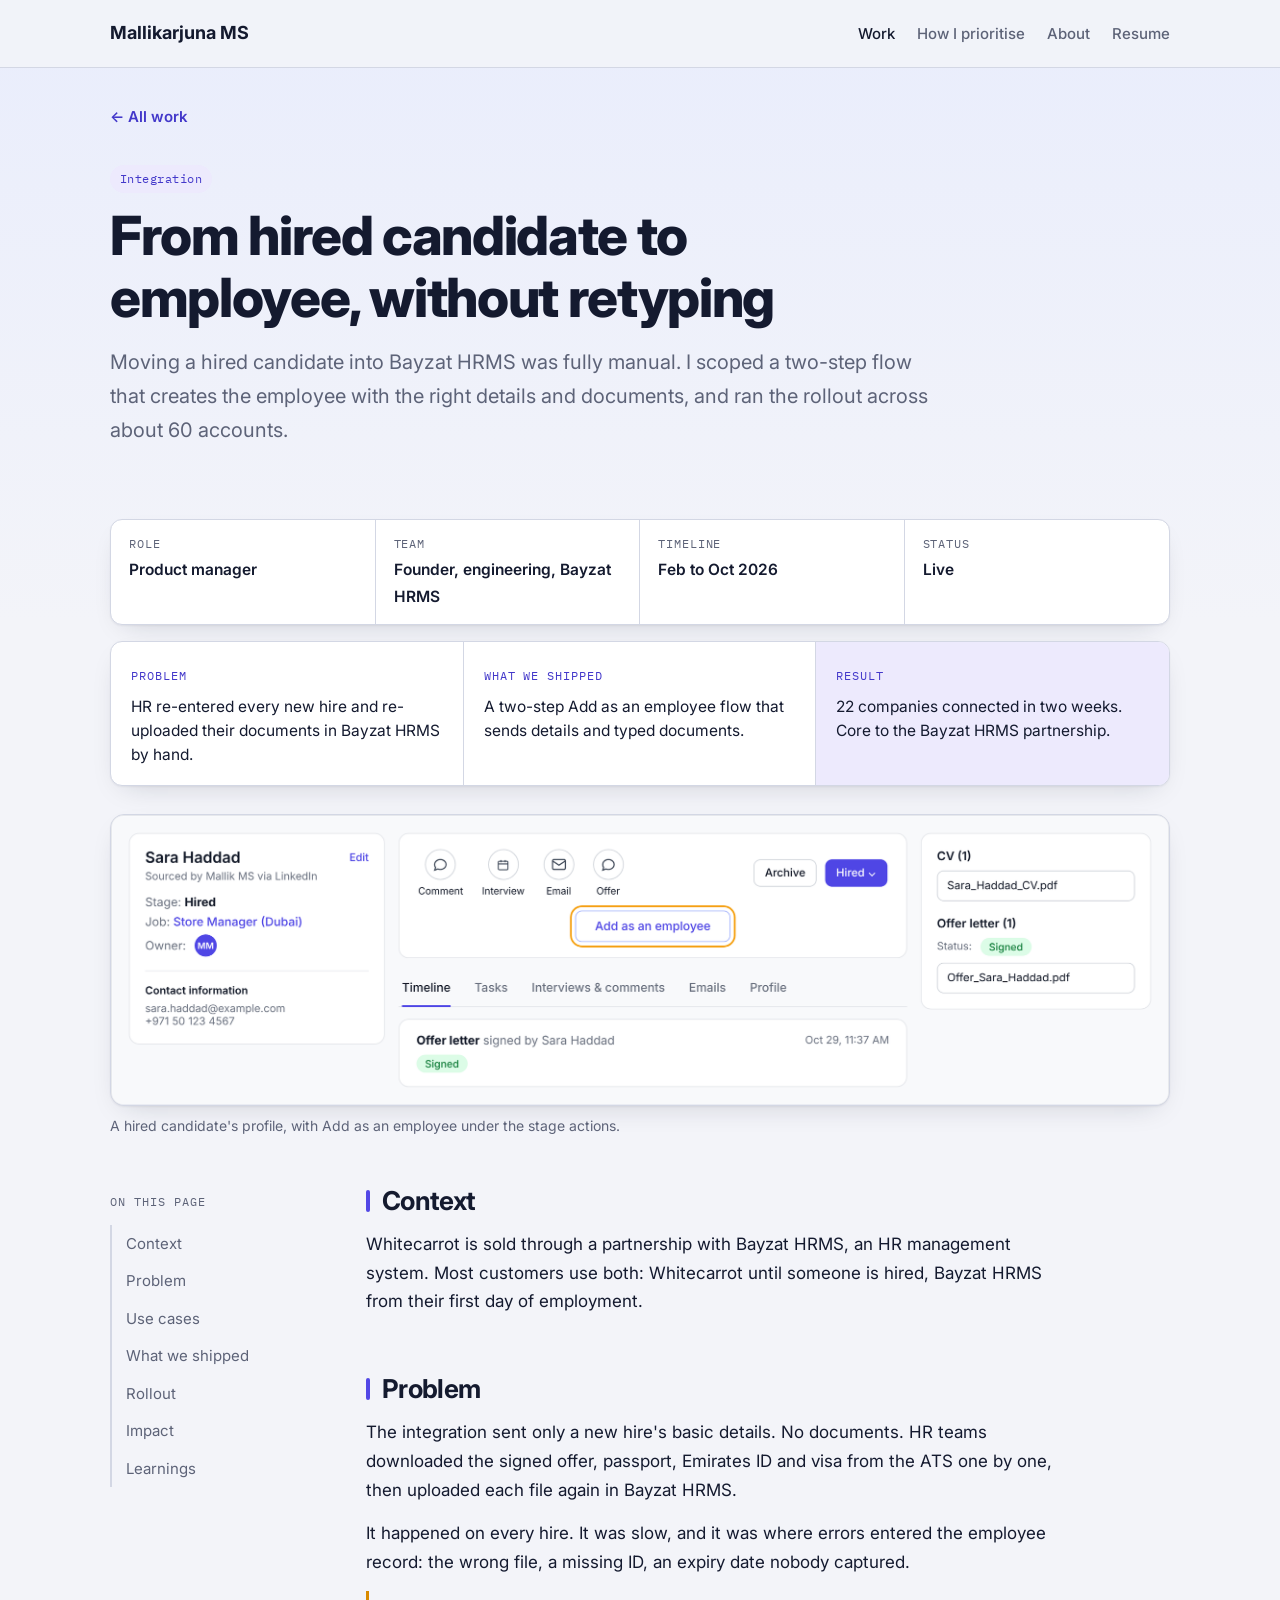
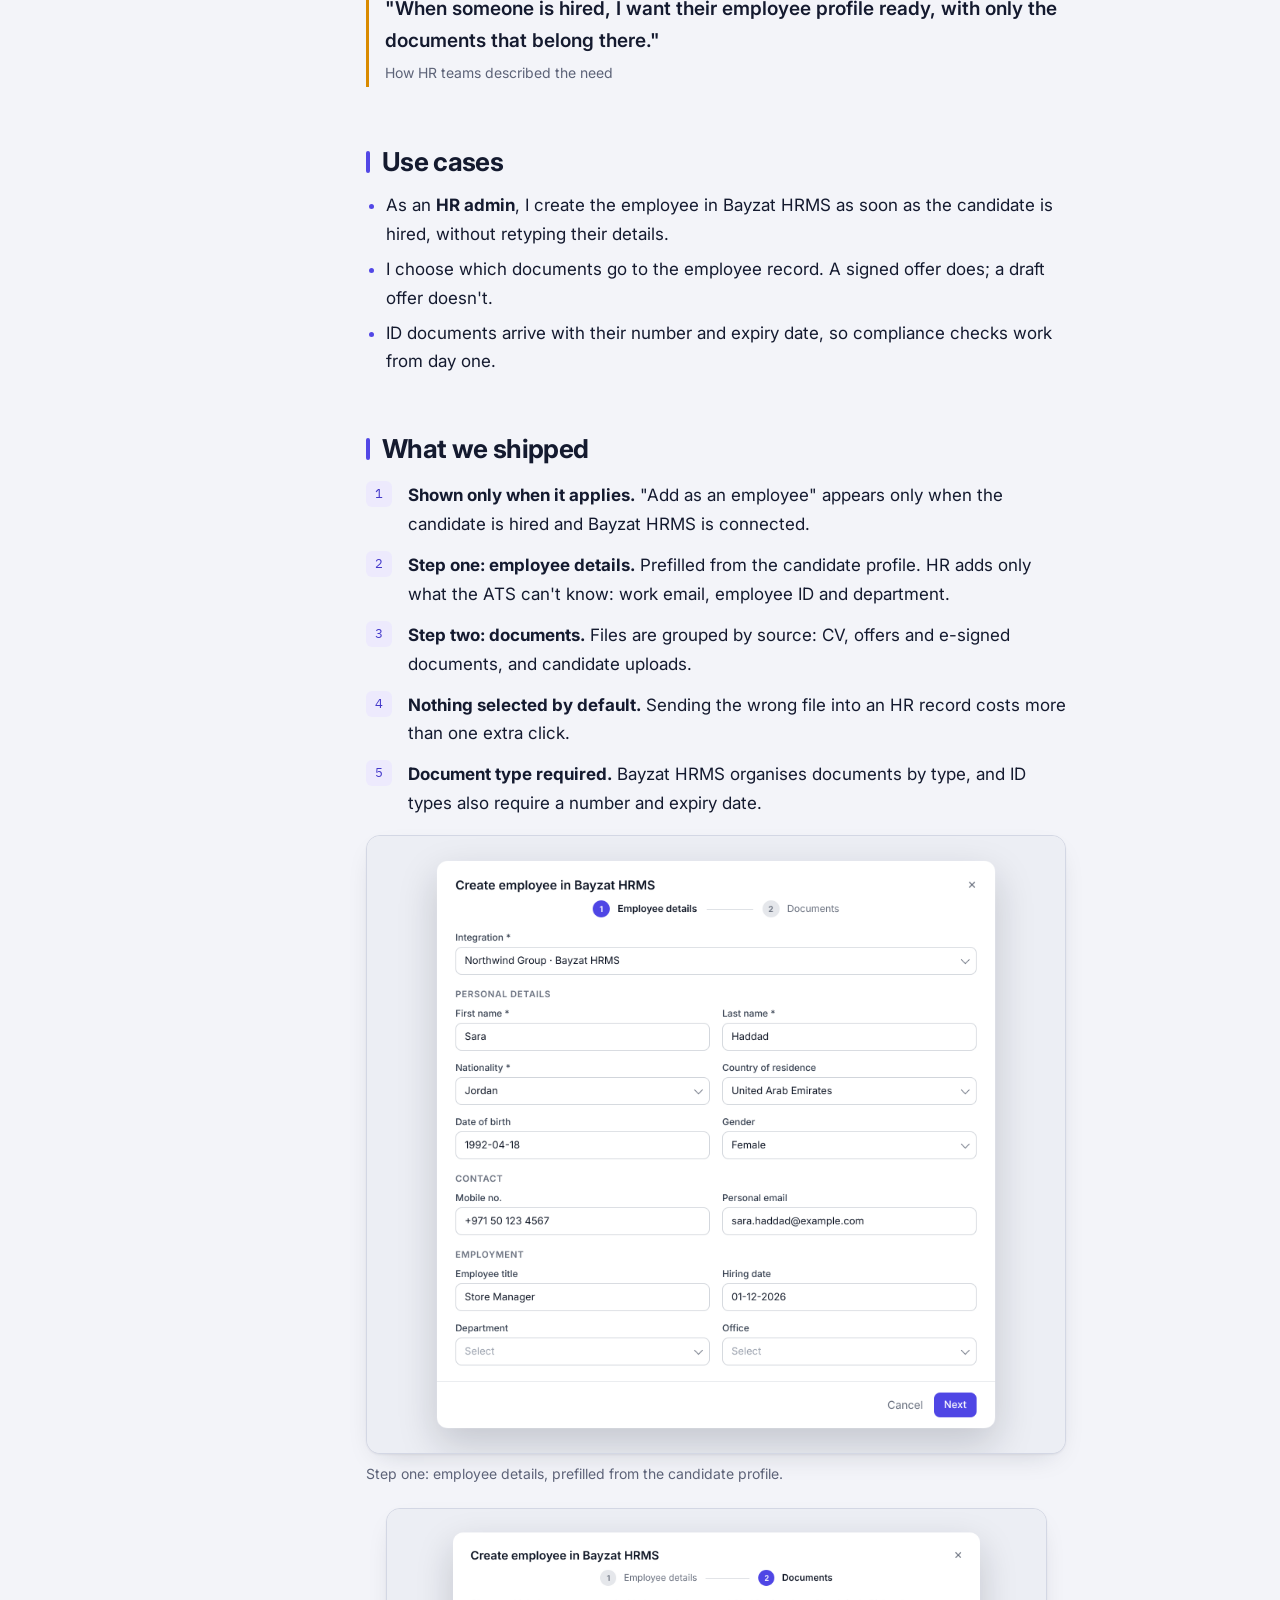
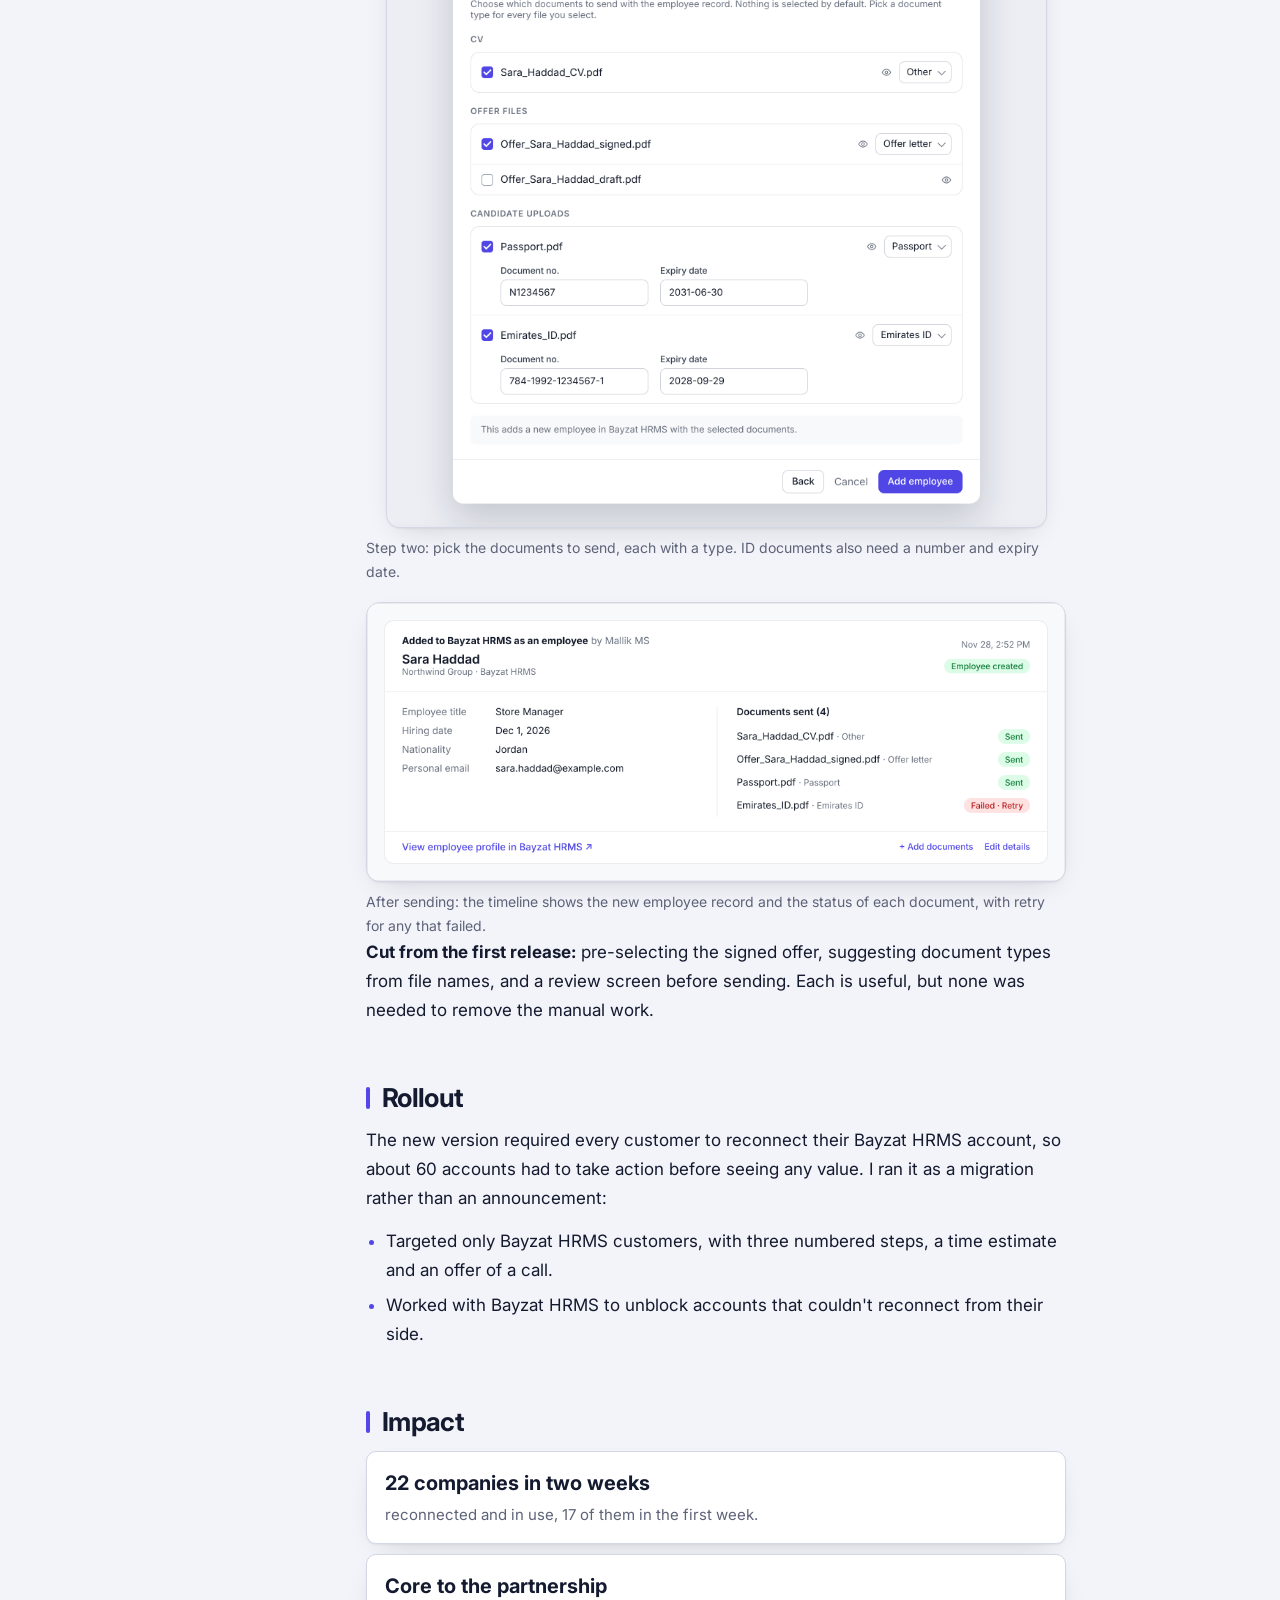
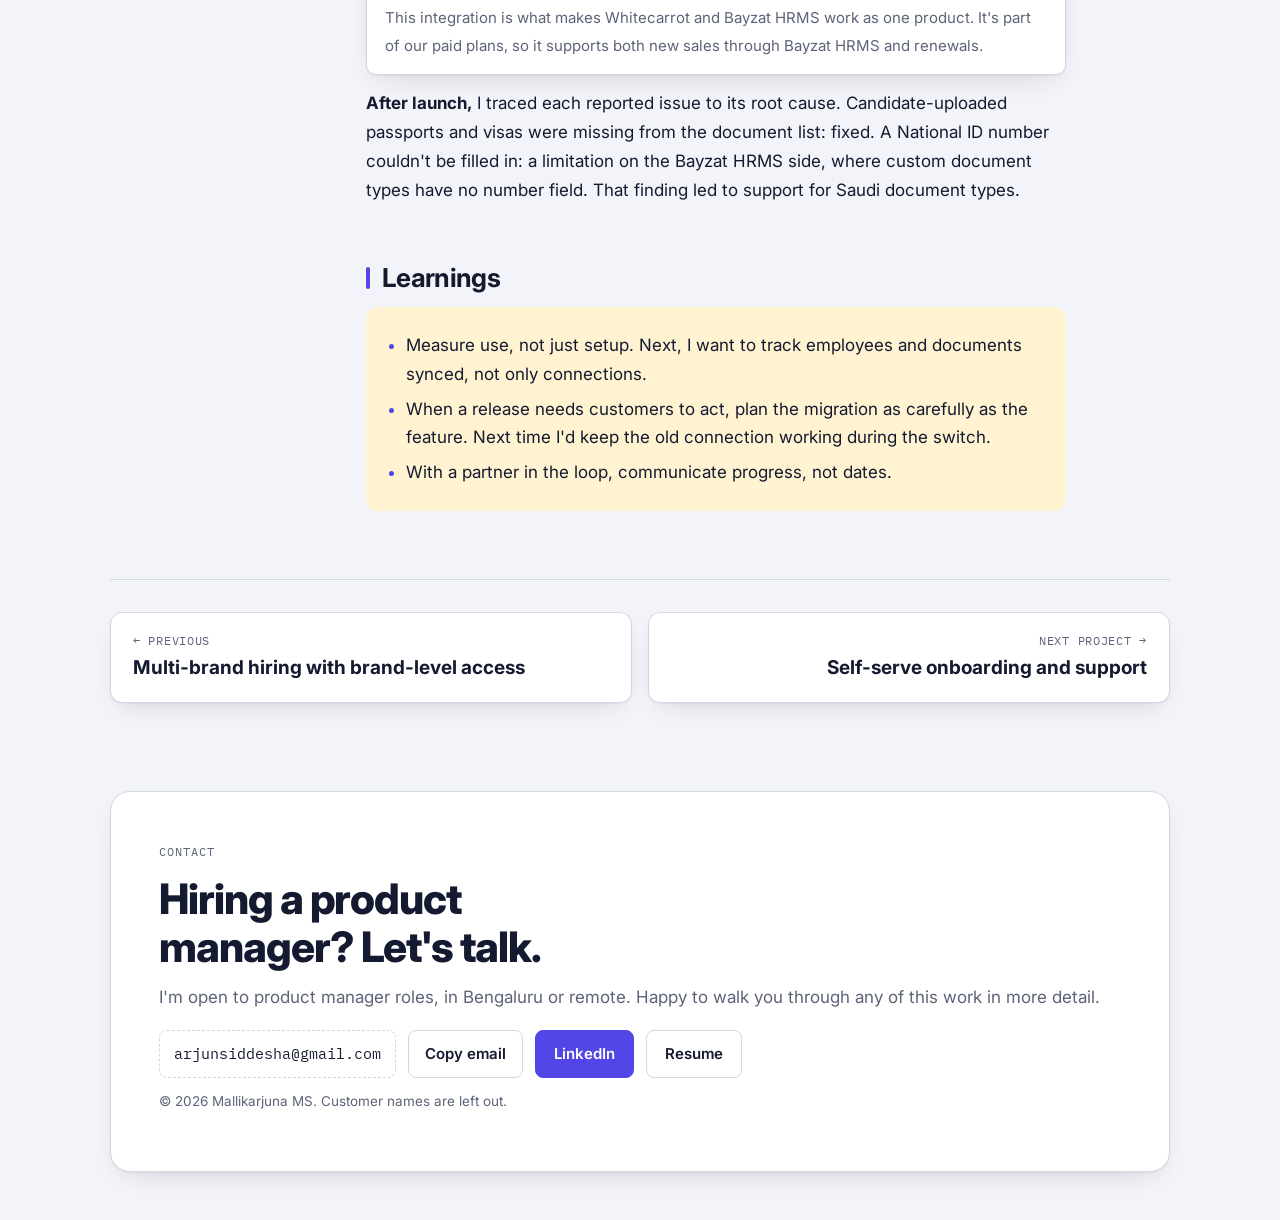
<file: hrms-integration.html>
<!doctype html>
<html lang="en"><head><meta charset="utf-8"><meta name="viewport" content="width=device-width, initial-scale=1, viewport-fit=cover">
<title>From hired candidate to employee, without retyping · Mallikarjuna MS</title>
<meta name="description" content="Hired candidates become employees in Bayzat HRMS, with their details and documents, in two steps.">
<link rel="preconnect" href="https://fonts.googleapis.com"><link rel="stylesheet" href="https://fonts.googleapis.com/css2?family=Inter:wght@400;500;600;700;800&family=IBM+Plex+Mono:wght@500&display=swap"><link rel="stylesheet" href="style.css"></head>
<body>
<header class="top"><div class="wrap"><nav>
  <a class="me" href="index.html">Mallikarjuna MS</a>
  <ul>
    <li><a href="index.html#work" aria-current="page">Work</a></li>
    <li><a href="index.html#prioritise">How I prioritise</a></li>
    <li><a href="index.html#about">About</a></li>
    <li><a href="resume.pdf">Resume</a></li>
  </ul>
</nav></div></header>
<main class="wrap">
  <p class="crumb"><a href="index.html#work">← All work</a></p>
  <div class="case-hero">
    <div class="tags"><span class="tag">Integration</span></div>
    <h1>From hired candidate to employee, without retyping</h1>
    <p class="sum">Moving a hired candidate into Bayzat HRMS was fully manual. I scoped a two-step flow that creates the employee with the right details and documents, and ran the rollout across about 60 accounts.</p>
  </div>
  <div class="facts"><div><dl><dt>Role</dt><dd>Product manager</dd></dl></div><div><dl><dt>Team</dt><dd>Founder, engineering, Bayzat HRMS</dd></dl></div><div><dl><dt>Timeline</dt><dd>Feb to Oct 2026</dd></dl></div><div><dl><dt>Status</dt><dd>Live</dd></dl></div></div>
  <div class="glance" aria-label="At a glance">
  <div><span class="label">Problem</span><p>HR re-entered every new hire and re-uploaded their documents in Bayzat HRMS by hand.</p></div>
  <div><span class="label">What we shipped</span><p>A two-step Add as an employee flow that sends details and typed documents.</p></div>
  <div><span class="label">Result</span><p>22 companies connected in two weeks. Core to the Bayzat HRMS partnership.</p></div>
</div>
  <figure class="shot" style="margin-top:28px"><img class="shot-img" src="hrms-1.png" alt="A hired candidate's profile, with Add as an employee under the stage actions." loading="lazy"><figcaption>A hired candidate's profile, with Add as an employee under the stage actions.</figcaption></figure>
  <div class="layout">
    <aside class="toc" aria-label="On this page"><span class="label">On this page</span><ol><li><a href="#context">Context</a></li><li><a href="#problem">Problem</a></li><li><a href="#use-cases">Use cases</a></li><li><a href="#what-we-shipped">What we shipped</a></li><li><a href="#rollout">Rollout</a></li><li><a href="#impact">Impact</a></li><li><a href="#learnings">Learnings</a></li></ol></aside>
    <div class="content"><section id="context"><h2>Context</h2><p>Whitecarrot is sold through a partnership with Bayzat HRMS, an HR management system. Most customers use both: Whitecarrot until someone is hired, Bayzat HRMS from their first day of employment.</p></section><section id="problem"><h2>Problem</h2><p>The integration sent only a new hire's basic details. No documents. HR teams downloaded the signed offer, passport, Emirates ID and visa from the ATS one by one, then uploaded each file again in Bayzat HRMS.</p>
<p>It happened on every hire. It was slow, and it was where errors entered the employee record: the wrong file, a missing ID, an expiry date nobody captured.</p>
<p class="quote">"When someone is hired, I want their employee profile ready, with only the documents that belong there."<small>How HR teams described the need</small></p></section><section id="use-cases"><h2>Use cases</h2><ul>
<li>As an <b>HR admin</b>, I create the employee in Bayzat HRMS as soon as the candidate is hired, without retyping their details.</li>
<li>I choose which documents go to the employee record. A signed offer does; a draft offer doesn't.</li>
<li>ID documents arrive with their number and expiry date, so compliance checks work from day one.</li>
</ul></section><section id="what-we-shipped"><h2>What we shipped</h2><ol class="rulelist">
<li><span><b>Shown only when it applies.</b> "Add as an employee" appears only when the candidate is hired and Bayzat HRMS is connected.</span></li>
<li><span><b>Step one: employee details.</b> Prefilled from the candidate profile. HR adds only what the ATS can't know: work email, employee ID and department.</span></li>
<li><span><b>Step two: documents.</b> Files are grouped by source: CV, offers and e-signed documents, and candidate uploads.</span></li>
<li><span><b>Nothing selected by default.</b> Sending the wrong file into an HR record costs more than one extra click.</span></li>
<li><span><b>Document type required.</b> Bayzat HRMS organises documents by type, and ID types also require a number and expiry date.</span></li>
</ol>
<div class="shots2"><figure class="shot"><img class="shot-img" src="hrms-2.png" alt="Step one: employee details, prefilled from the candidate profile." loading="lazy"><figcaption>Step one: employee details, prefilled from the candidate profile.</figcaption></figure><figure class="shot"><img class="shot-img" src="hrms-3.png" alt="Step two: pick the documents to send, each with a type. ID documents also need a number and expiry date." loading="lazy"><figcaption>Step two: pick the documents to send, each with a type. ID documents also need a number and expiry date.</figcaption></figure></div><figure class="shot"><img class="shot-img" src="hrms-4.png" alt="After sending: the timeline shows the new employee record and the status of each document, with retry for any that failed." loading="lazy"><figcaption>After sending: the timeline shows the new employee record and the status of each document, with retry for any that failed.</figcaption></figure>
<p><b>Cut from the first release:</b> pre-selecting the signed offer, suggesting document types from file names, and a review screen before sending. Each is useful, but none was needed to remove the manual work.</p></section><section id="rollout"><h2>Rollout</h2><p>The new version required every customer to reconnect their Bayzat HRMS account, so about 60 accounts had to take action before seeing any value. I ran it as a migration rather than an announcement:</p>
<ul>
<li>Targeted only Bayzat HRMS customers, with three numbered steps, a time estimate and an offer of a call.</li>
<li>Worked with Bayzat HRMS to unblock accounts that couldn't reconnect from their side.</li>
</ul></section><section id="impact"><h2>Impact</h2><div class="impact">
<div><b>22 companies in two weeks</b><span>reconnected and in use, 17 of them in the first week.</span></div>
<div><b>Core to the partnership</b><span>This integration is what makes Whitecarrot and Bayzat HRMS work as one product. It's part of our paid plans, so it supports both new sales through Bayzat HRMS and renewals.</span></div>
</div>
<p><b>After launch,</b> I traced each reported issue to its root cause. Candidate-uploaded passports and visas were missing from the document list: fixed. A National ID number couldn't be filled in: a limitation on the Bayzat HRMS side, where custom document types have no number field. That finding led to support for Saudi document types.</p></section><section id="learnings"><h2>Learnings</h2><div class="lesson"><ul>
<li>Measure use, not just setup. Next, I want to track employees and documents synced, not only connections.</li>
<li>When a release needs customers to act, plan the migration as carefully as the feature. Next time I'd keep the old connection working during the switch.</li>
<li>With a partner in the loop, communicate progress, not dates.</li>
</ul></div></section></div>
  </div>
  <div class="next"><a href="multi-brand.html"><small>← Previous</small><b>Multi-brand hiring with brand-level access</b></a><a class="r" href="self-serve-onboarding.html"><small>Next project →</small><b>Self-serve onboarding and support</b></a></div>
</main>
<footer id="contact"><div class="wrap end">
  <span class="label">Contact</span>
  <h2 style="margin-top:10px">Hiring a product manager? Let's talk.</h2>
  <p>I'm open to product manager roles, in Bengaluru or remote. Happy to walk you through any of this work in more detail.</p>
  <div class="contact">
    <span class="email" id="email">arjunsiddesha@gmail.com</span>
    <button class="copy" id="copyBtn" type="button">Copy email</button>
    <a class="btn solid" href="https://www.linkedin.com/in/msmallikarjuna/">LinkedIn</a>
    <a class="btn" href="resume.pdf">Resume</a>
  </div>
  <p class="fine">© 2026 Mallikarjuna MS. Customer names are left out.</p>
</div></footer>
<script>
(function(){var b=document.getElementById('copyBtn');if(!b)return;var el=document.getElementById('email');
b.addEventListener('click',function(){function done(){b.textContent='Copied';setTimeout(function(){b.textContent='Copy email'},1600)}
function fb(){var r=document.createRange();r.selectNodeContents(el);var s=getSelection();s.removeAllRanges();s.addRange(r);b.textContent='Selected'}
try{navigator.clipboard.writeText(el.textContent).then(done,fb)}catch(e){fb()}});})();
</script>
</body></html>
</file>
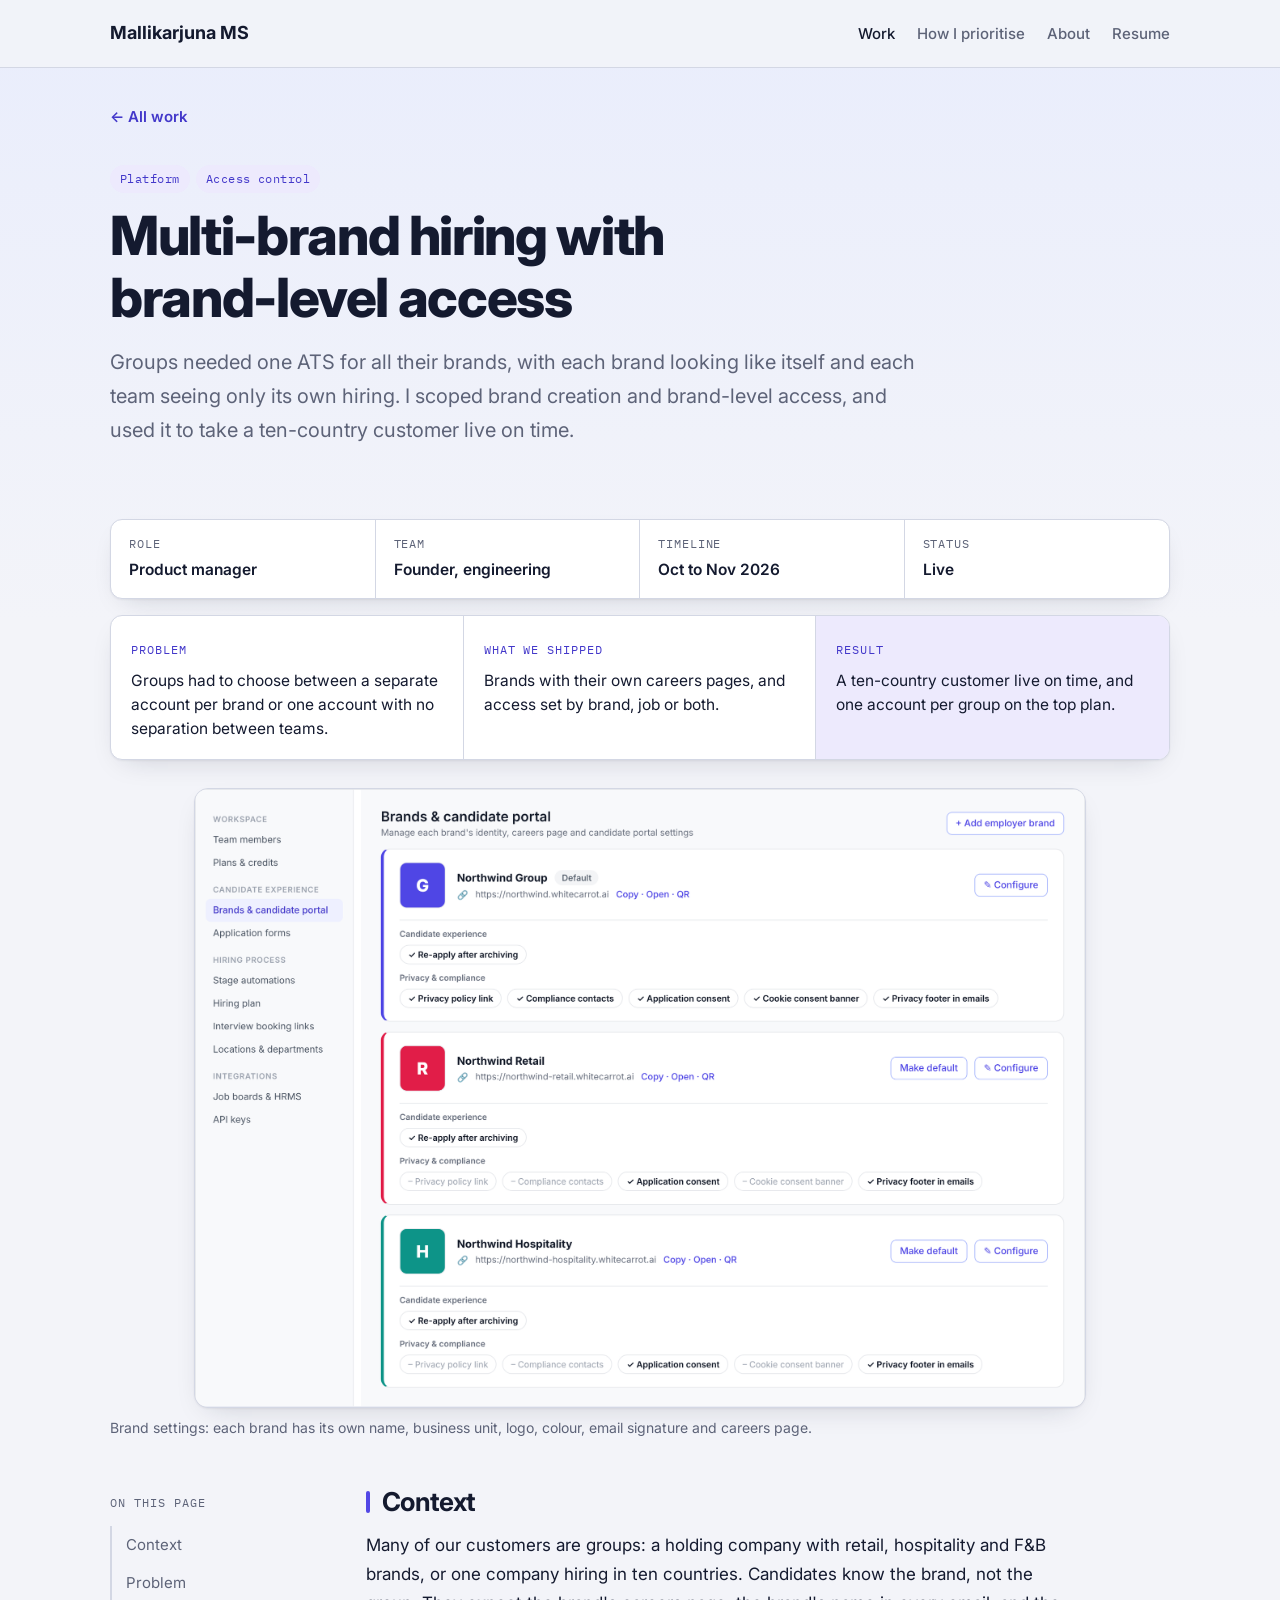
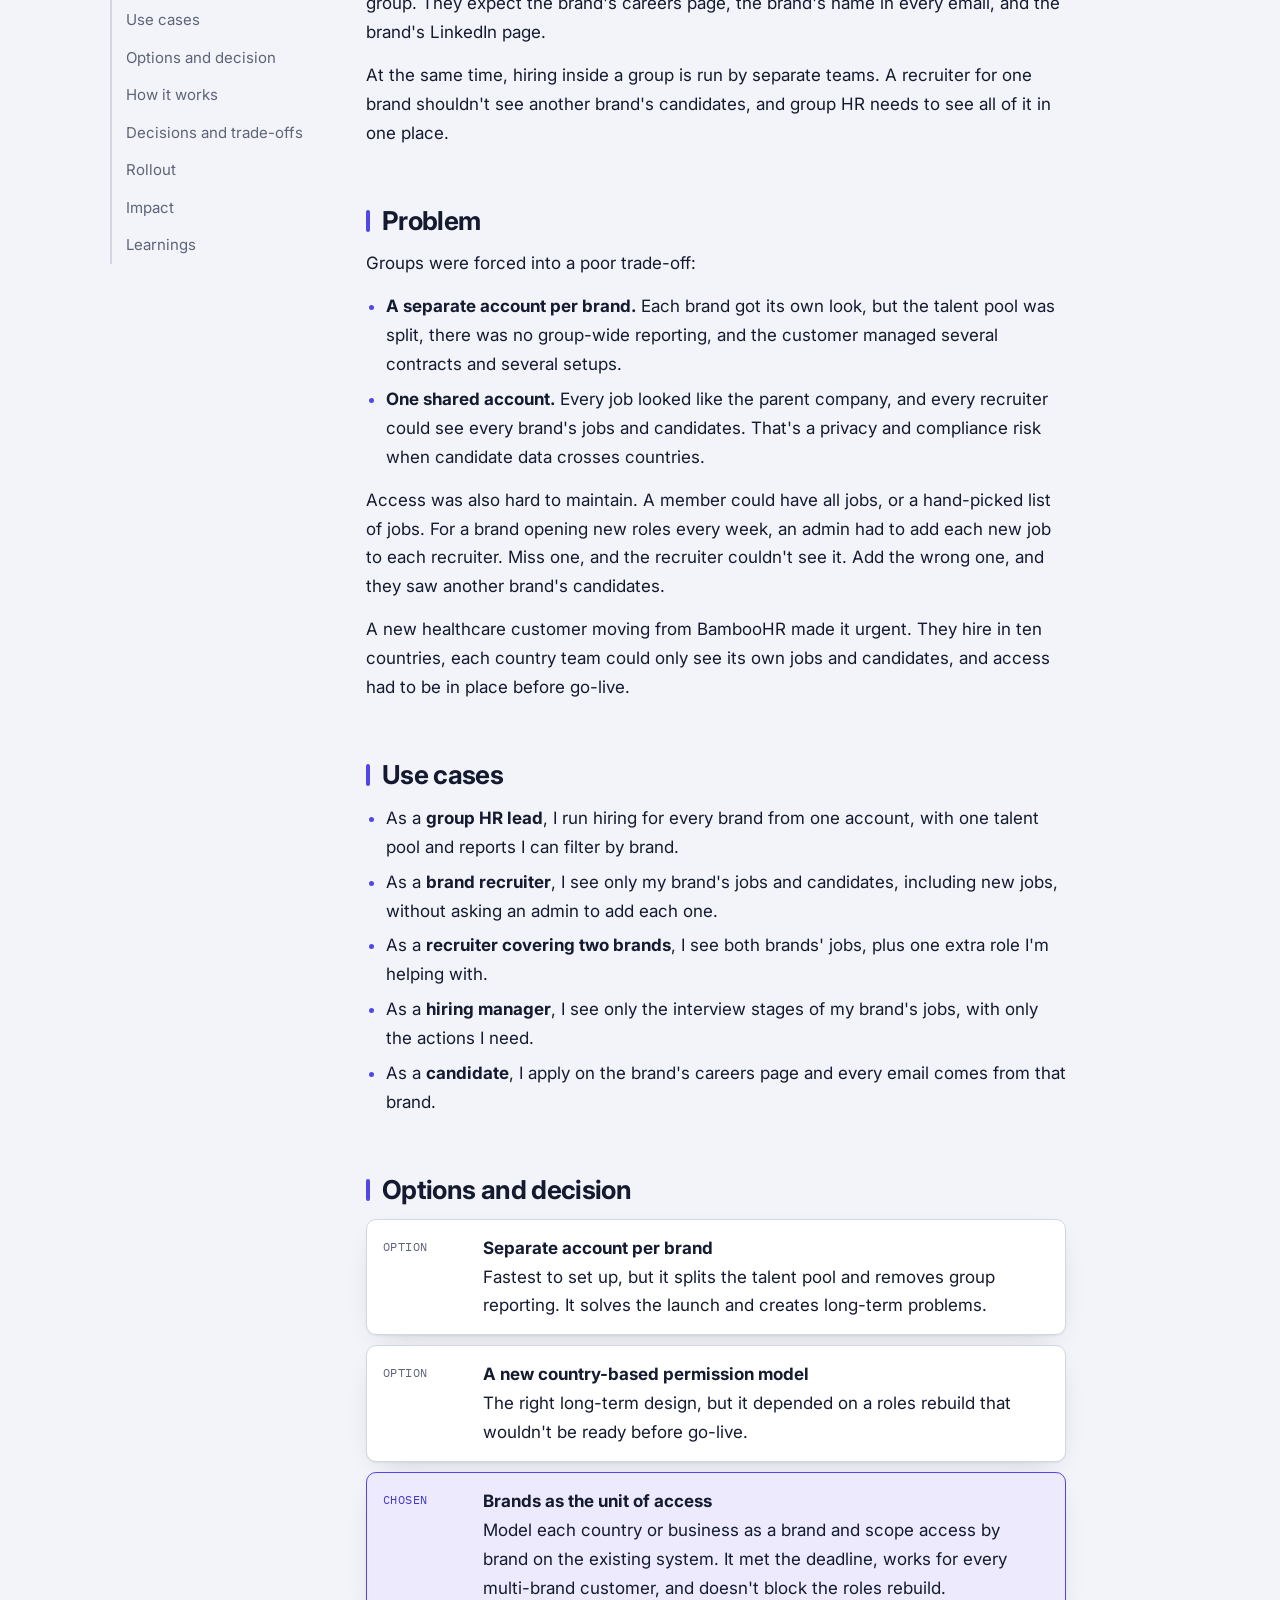
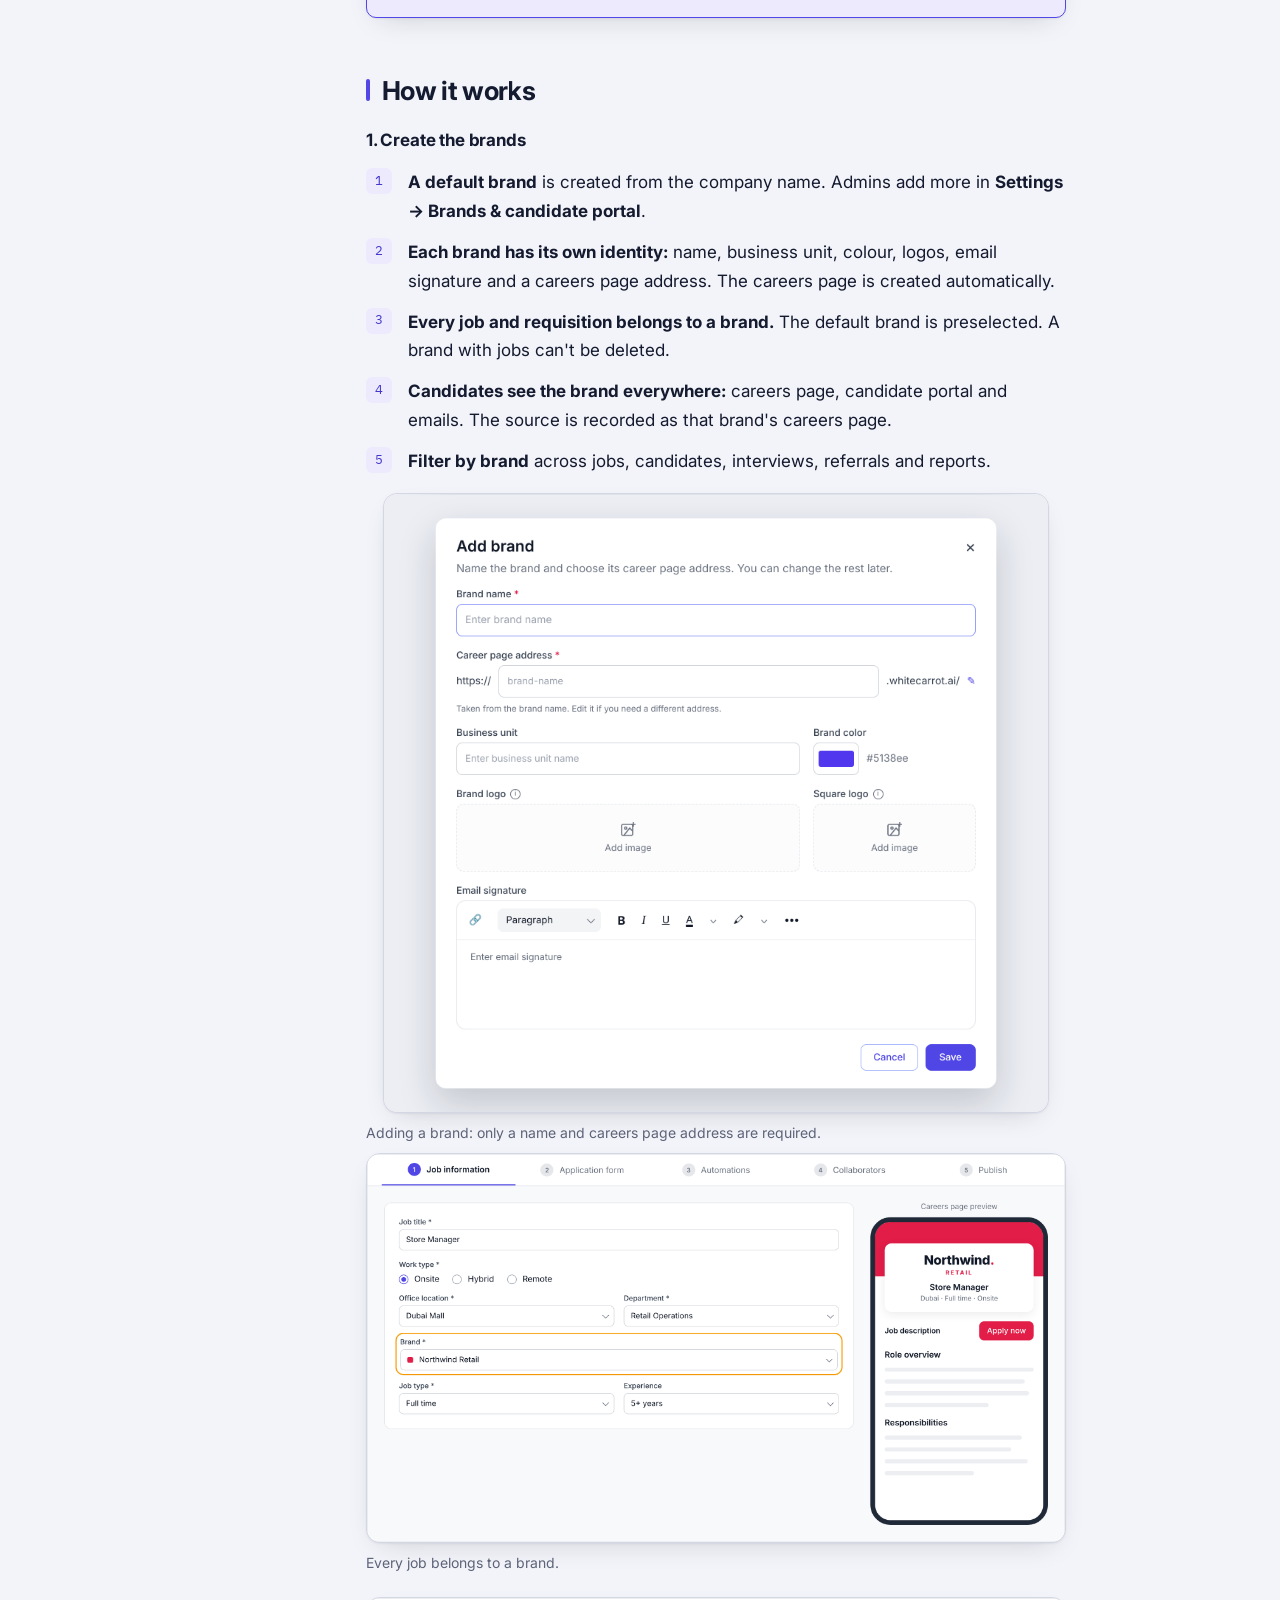
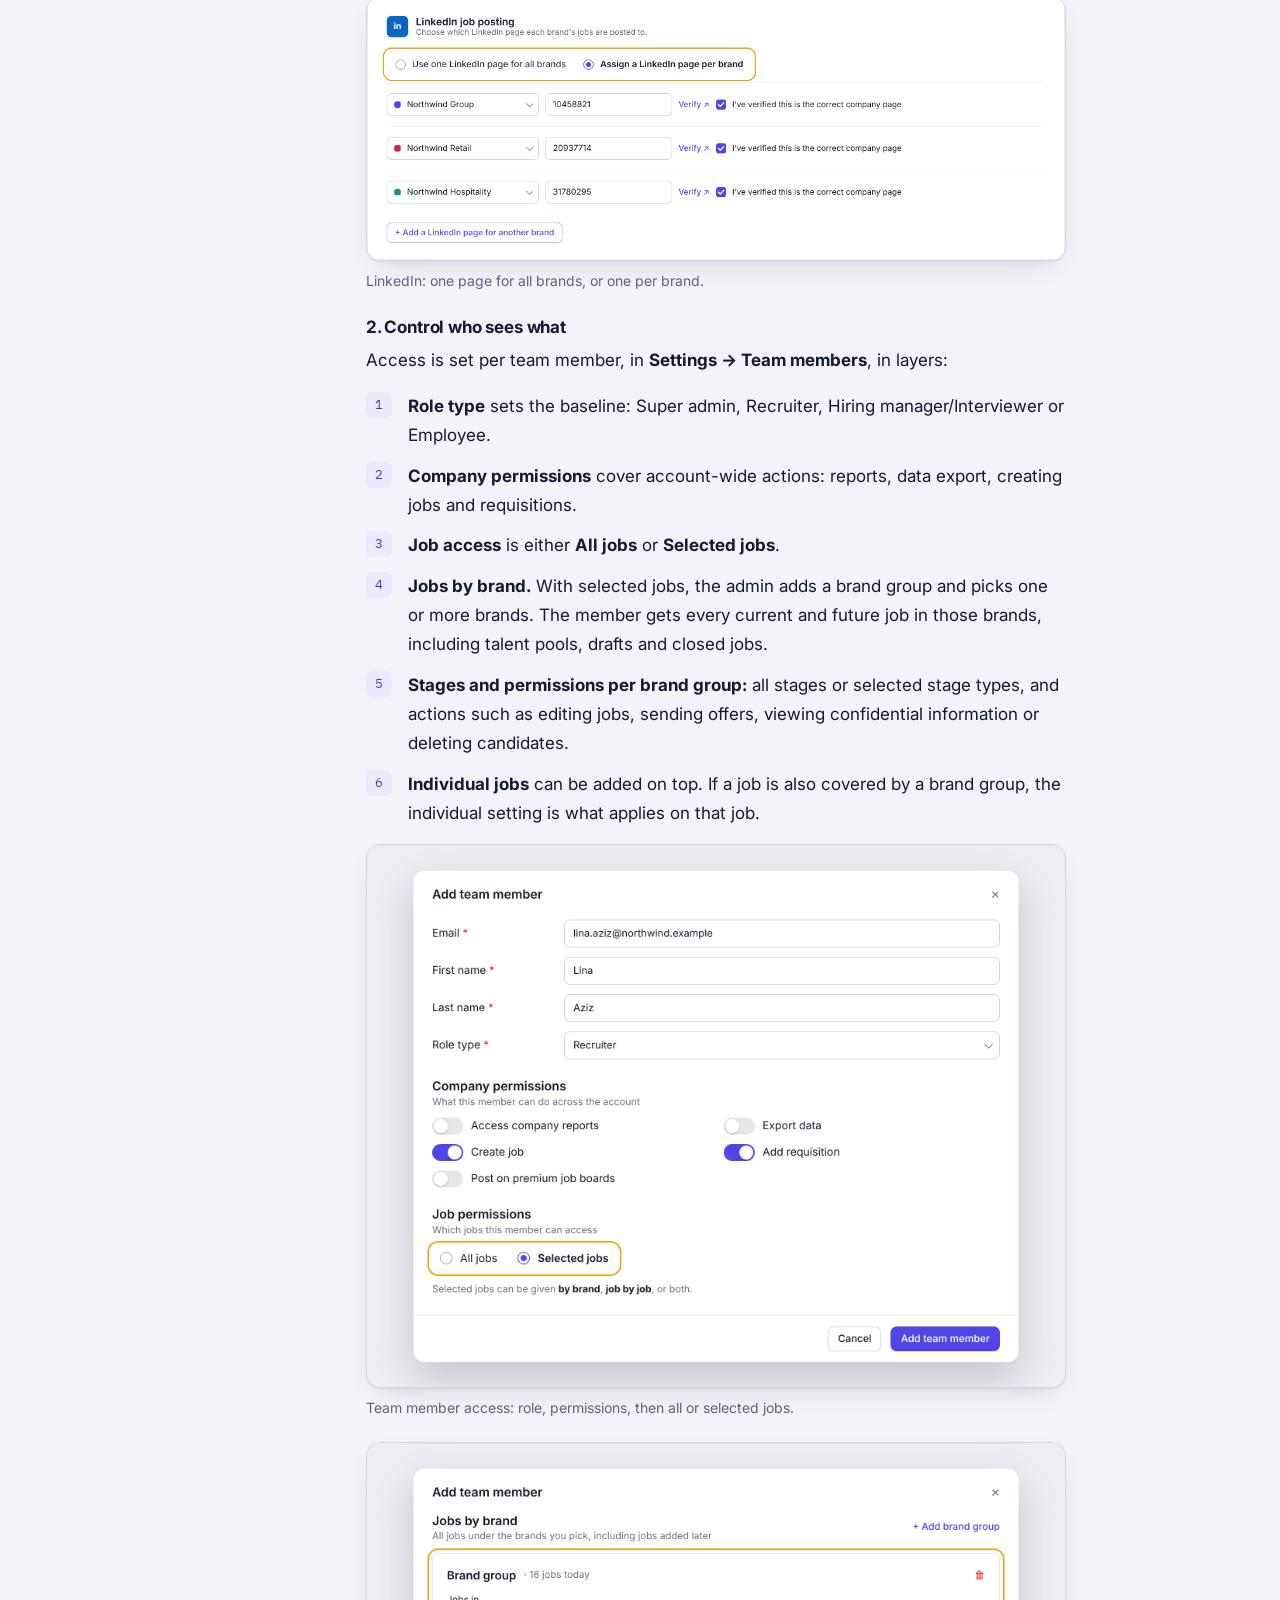
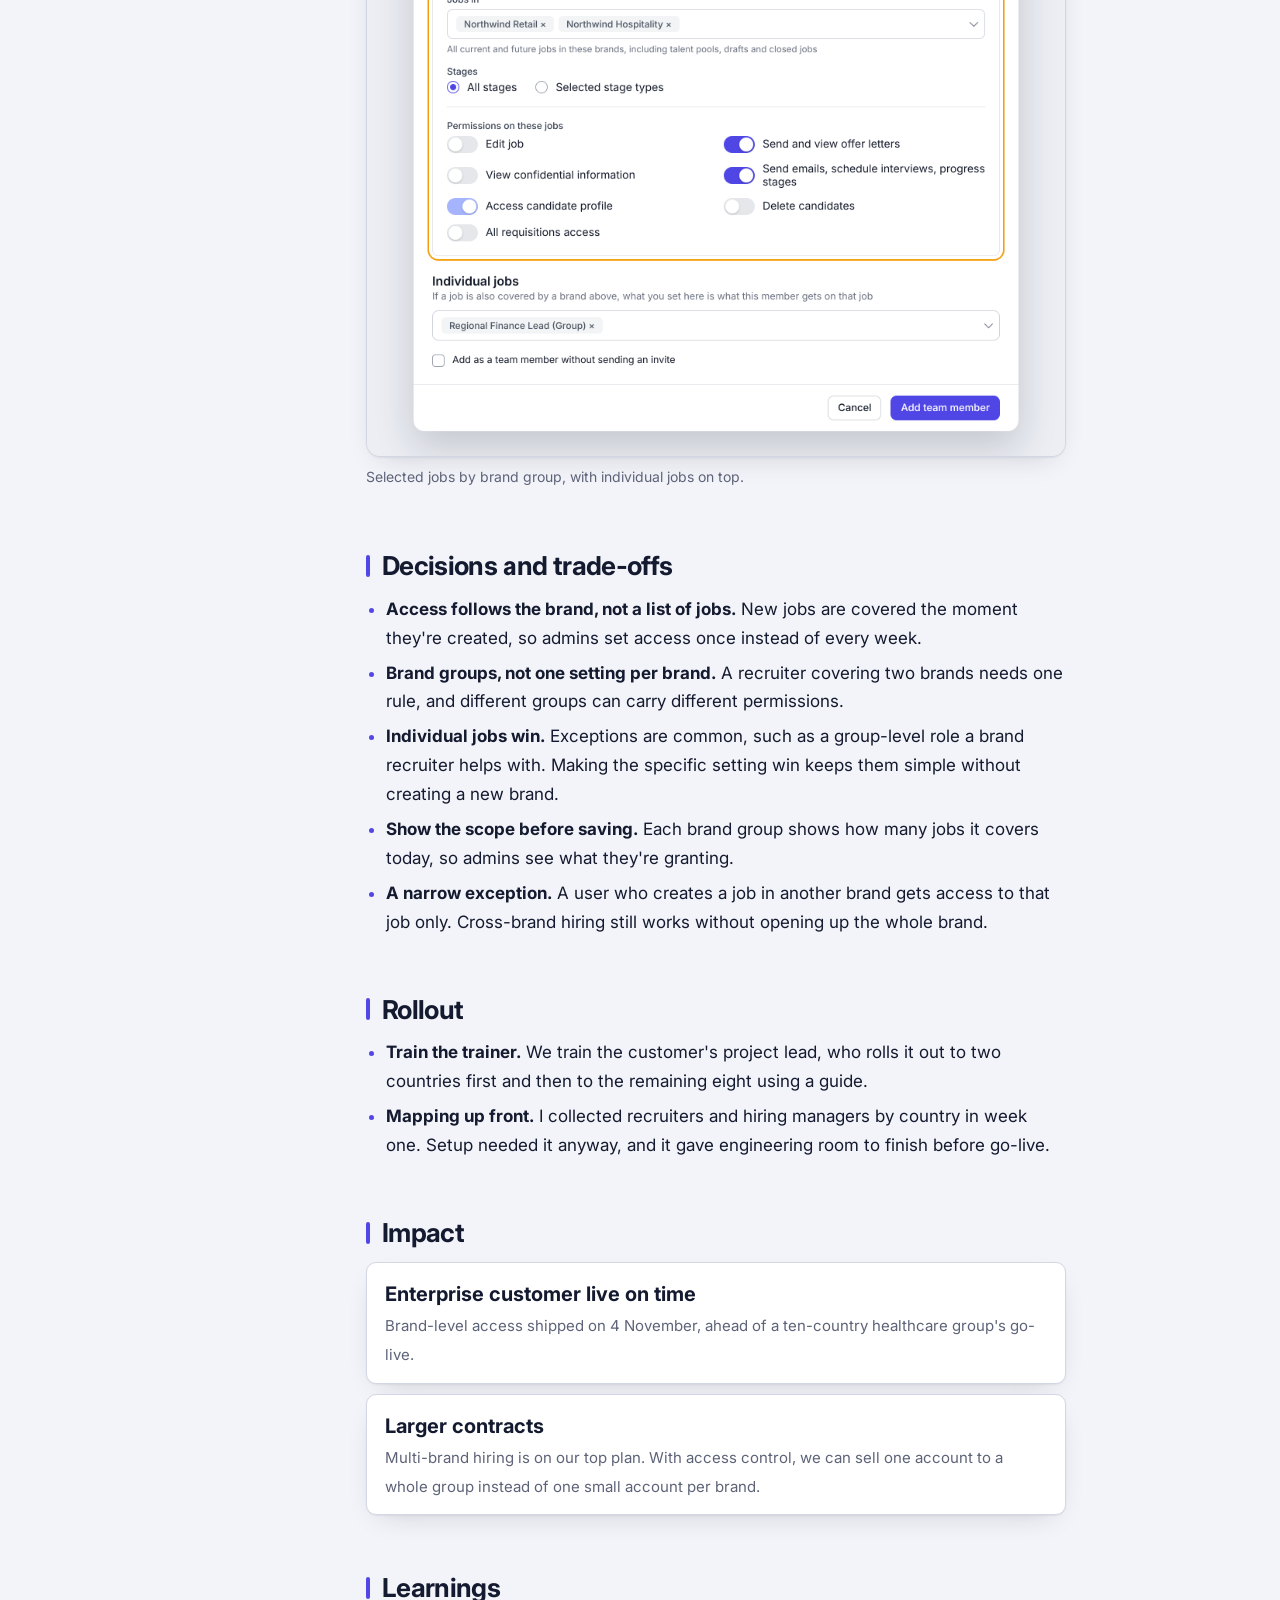
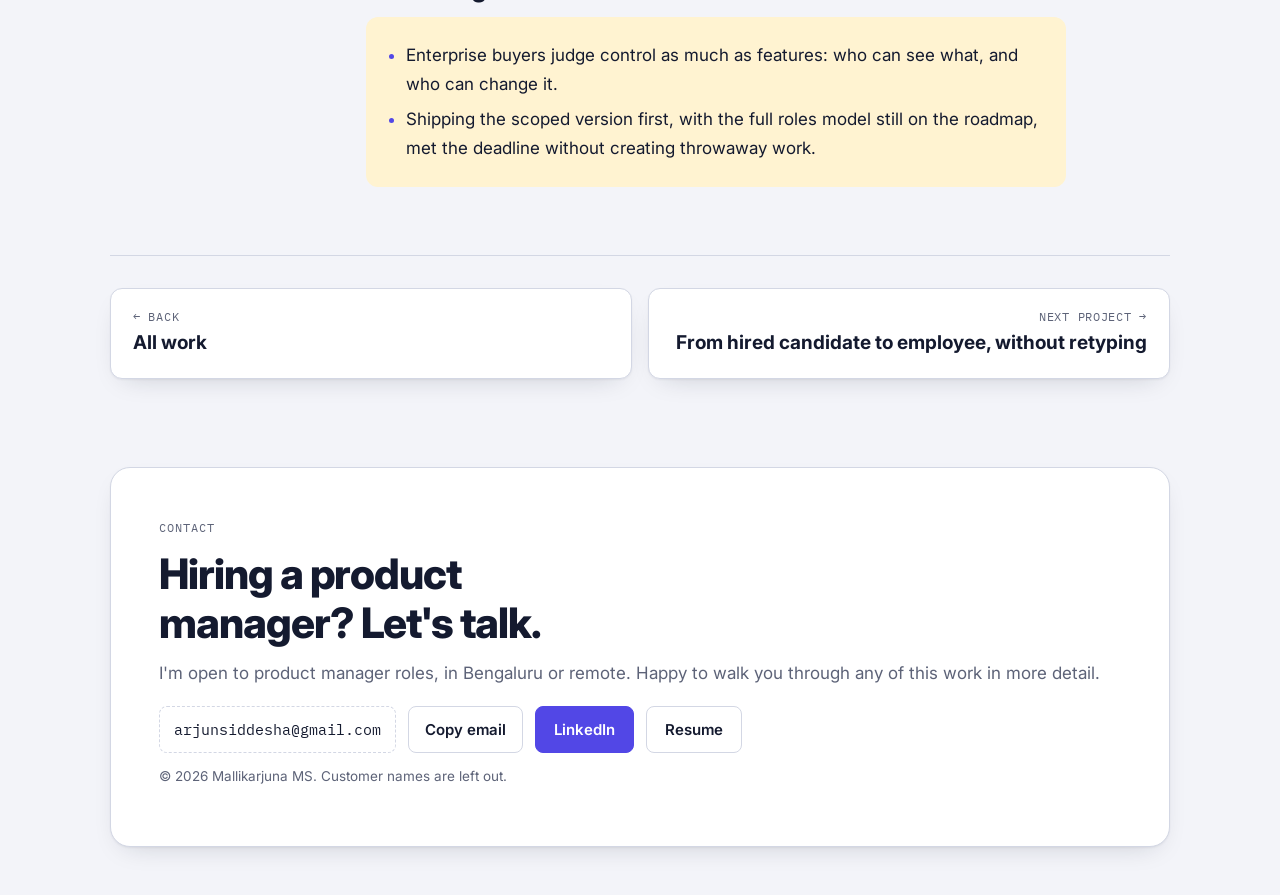
<file: multi-brand.html>
<!doctype html>
<html lang="en"><head><meta charset="utf-8"><meta name="viewport" content="width=device-width, initial-scale=1, viewport-fit=cover">
<title>Multi-brand hiring with brand-level access · Mallikarjuna MS</title>
<meta name="description" content="Groups run hiring for all their brands from one account: each brand with its own careers page, and access controlled by brand.">
<link rel="preconnect" href="https://fonts.googleapis.com"><link rel="stylesheet" href="https://fonts.googleapis.com/css2?family=Inter:wght@400;500;600;700;800&family=IBM+Plex+Mono:wght@500&display=swap"><link rel="stylesheet" href="style.css"></head>
<body>
<header class="top"><div class="wrap"><nav>
  <a class="me" href="index.html">Mallikarjuna MS</a>
  <ul>
    <li><a href="index.html#work" aria-current="page">Work</a></li>
    <li><a href="index.html#prioritise">How I prioritise</a></li>
    <li><a href="index.html#about">About</a></li>
    <li><a href="resume.pdf">Resume</a></li>
  </ul>
</nav></div></header>
<main class="wrap">
  <p class="crumb"><a href="index.html#work">← All work</a></p>
  <div class="case-hero">
    <div class="tags"><span class="tag">Platform</span><span class="tag">Access control</span></div>
    <h1>Multi-brand hiring with brand-level access</h1>
    <p class="sum">Groups needed one ATS for all their brands, with each brand looking like itself and each team seeing only its own hiring. I scoped brand creation and brand-level access, and used it to take a ten-country customer live on time.</p>
  </div>
  <div class="facts"><div><dl><dt>Role</dt><dd>Product manager</dd></dl></div><div><dl><dt>Team</dt><dd>Founder, engineering</dd></dl></div><div><dl><dt>Timeline</dt><dd>Oct to Nov 2026</dd></dl></div><div><dl><dt>Status</dt><dd>Live</dd></dl></div></div>
  <div class="glance" aria-label="At a glance">
  <div><span class="label">Problem</span><p>Groups had to choose between a separate account per brand or one account with no separation between teams.</p></div>
  <div><span class="label">What we shipped</span><p>Brands with their own careers pages, and access set by brand, job or both.</p></div>
  <div><span class="label">Result</span><p>A ten-country customer live on time, and one account per group on the top plan.</p></div>
</div>
  <figure class="shot" style="margin-top:28px"><img class="shot-img" src="brand-1.png" alt="Brand settings: each brand has its own name, business unit, logo, colour, email signature and careers page." loading="lazy"><figcaption>Brand settings: each brand has its own name, business unit, logo, colour, email signature and careers page.</figcaption></figure>
  <div class="layout">
    <aside class="toc" aria-label="On this page"><span class="label">On this page</span><ol><li><a href="#context">Context</a></li><li><a href="#problem">Problem</a></li><li><a href="#use-cases">Use cases</a></li><li><a href="#options-and-decision">Options and decision</a></li><li><a href="#how-it-works">How it works</a></li><li><a href="#decisions-and-trade-offs">Decisions and trade-offs</a></li><li><a href="#rollout">Rollout</a></li><li><a href="#impact">Impact</a></li><li><a href="#learnings">Learnings</a></li></ol></aside>
    <div class="content"><section id="context"><h2>Context</h2><p>Many of our customers are groups: a holding company with retail, hospitality and F&amp;B brands, or one company hiring in ten countries. Candidates know the brand, not the group. They expect the brand's careers page, the brand's name in every email, and the brand's LinkedIn page.</p>
<p>At the same time, hiring inside a group is run by separate teams. A recruiter for one brand shouldn't see another brand's candidates, and group HR needs to see all of it in one place.</p></section><section id="problem"><h2>Problem</h2><p>Groups were forced into a poor trade-off:</p>
<ul><li><b>A separate account per brand.</b> Each brand got its own look, but the talent pool was split, there was no group-wide reporting, and the customer managed several contracts and several setups.</li>
<li><b>One shared account.</b> Every job looked like the parent company, and every recruiter could see every brand's jobs and candidates. That's a privacy and compliance risk when candidate data crosses countries.</li></ul>
<p>Access was also hard to maintain. A member could have all jobs, or a hand-picked list of jobs. For a brand opening new roles every week, an admin had to add each new job to each recruiter. Miss one, and the recruiter couldn't see it. Add the wrong one, and they saw another brand's candidates.</p>
<p>A new healthcare customer moving from BambooHR made it urgent. They hire in ten countries, each country team could only see its own jobs and candidates, and access had to be in place before go-live.</p></section><section id="use-cases"><h2>Use cases</h2><ul>
<li>As a <b>group HR lead</b>, I run hiring for every brand from one account, with one talent pool and reports I can filter by brand.</li>
<li>As a <b>brand recruiter</b>, I see only my brand's jobs and candidates, including new jobs, without asking an admin to add each one.</li>
<li>As a <b>recruiter covering two brands</b>, I see both brands' jobs, plus one extra role I'm helping with.</li>
<li>As a <b>hiring manager</b>, I see only the interview stages of my brand's jobs, with only the actions I need.</li>
<li>As a <b>candidate</b>, I apply on the brand's careers page and every email comes from that brand.</li>
</ul></section><section id="options-and-decision"><h2>Options and decision</h2><div class="options">
<div class="opt"><span class="v">Option</span><p><b>Separate account per brand</b>Fastest to set up, but it splits the talent pool and removes group reporting. It solves the launch and creates long-term problems.</p></div>
<div class="opt"><span class="v">Option</span><p><b>A new country-based permission model</b>The right long-term design, but it depended on a roles rebuild that wouldn't be ready before go-live.</p></div>
<div class="opt pick"><span class="v">Chosen</span><p><b>Brands as the unit of access</b>Model each country or business as a brand and scope access by brand on the existing system. It met the deadline, works for every multi-brand customer, and doesn't block the roles rebuild.</p></div>
</div></section><section id="how-it-works"><h2>How it works</h2><h3 class="sub">1. Create the brands</h3>
<ol class="rulelist">
<li><span><b>A default brand</b> is created from the company name. Admins add more in <b>Settings → Brands &amp; candidate portal</b>.</span></li>
<li><span><b>Each brand has its own identity:</b> name, business unit, colour, logos, email signature and a careers page address. The careers page is created automatically.</span></li>
<li><span><b>Every job and requisition belongs to a brand.</b> The default brand is preselected. A brand with jobs can't be deleted.</span></li>
<li><span><b>Candidates see the brand everywhere:</b> careers page, candidate portal and emails. The source is recorded as that brand's careers page.</span></li>
<li><span><b>Filter by brand</b> across jobs, candidates, interviews, referrals and reports.</span></li>
</ol>
<figure class="shot"><img class="shot-img" src="brand-6.png" alt="Adding a brand: only a name and careers page address are required." loading="lazy"><figcaption>Adding a brand: only a name and careers page address are required.</figcaption></figure><div class="shots2"><figure class="shot"><img class="shot-img" src="brand-2.png" alt="Every job belongs to a brand." loading="lazy"><figcaption>Every job belongs to a brand.</figcaption></figure><figure class="shot"><img class="shot-img" src="brand-3.png" alt="LinkedIn: one page for all brands, or one per brand." loading="lazy"><figcaption>LinkedIn: one page for all brands, or one per brand.</figcaption></figure></div>
<h3 class="sub">2. Control who sees what</h3>
<p>Access is set per team member, in <b>Settings → Team members</b>, in layers:</p>
<ol class="rulelist">
<li><span><b>Role type</b> sets the baseline: Super admin, Recruiter, Hiring manager/Interviewer or Employee.</span></li>
<li><span><b>Company permissions</b> cover account-wide actions: reports, data export, creating jobs and requisitions.</span></li>
<li><span><b>Job access</b> is either <b>All jobs</b> or <b>Selected jobs</b>.</span></li>
<li><span><b>Jobs by brand.</b> With selected jobs, the admin adds a brand group and picks one or more brands. The member gets every current and future job in those brands, including talent pools, drafts and closed jobs.</span></li>
<li><span><b>Stages and permissions per brand group:</b> all stages or selected stage types, and actions such as editing jobs, sending offers, viewing confidential information or deleting candidates.</span></li>
<li><span><b>Individual jobs</b> can be added on top. If a job is also covered by a brand group, the individual setting is what applies on that job.</span></li>
</ol>
<div class="shots2"><figure class="shot"><img class="shot-img" src="brand-4.png" alt="Team member access: role, permissions, then all or selected jobs." loading="lazy"><figcaption>Team member access: role, permissions, then all or selected jobs.</figcaption></figure><figure class="shot"><img class="shot-img" src="brand-5.png" alt="Selected jobs by brand group, with individual jobs on top." loading="lazy"><figcaption>Selected jobs by brand group, with individual jobs on top.</figcaption></figure></div></section><section id="decisions-and-trade-offs"><h2>Decisions and trade-offs</h2><ul>
<li><b>Access follows the brand, not a list of jobs.</b> New jobs are covered the moment they're created, so admins set access once instead of every week.</li>
<li><b>Brand groups, not one setting per brand.</b> A recruiter covering two brands needs one rule, and different groups can carry different permissions.</li>
<li><b>Individual jobs win.</b> Exceptions are common, such as a group-level role a brand recruiter helps with. Making the specific setting win keeps them simple without creating a new brand.</li>
<li><b>Show the scope before saving.</b> Each brand group shows how many jobs it covers today, so admins see what they're granting.</li>
<li><b>A narrow exception.</b> A user who creates a job in another brand gets access to that job only. Cross-brand hiring still works without opening up the whole brand.</li>
</ul></section><section id="rollout"><h2>Rollout</h2><ul>
<li><b>Train the trainer.</b> We train the customer's project lead, who rolls it out to two countries first and then to the remaining eight using a guide.</li>
<li><b>Mapping up front.</b> I collected recruiters and hiring managers by country in week one. Setup needed it anyway, and it gave engineering room to finish before go-live.</li>
</ul></section><section id="impact"><h2>Impact</h2><div class="impact">
<div><b>Enterprise customer live on time</b><span>Brand-level access shipped on 4 November, ahead of a ten-country healthcare group's go-live.</span></div>
<div><b>Larger contracts</b><span>Multi-brand hiring is on our top plan. With access control, we can sell one account to a whole group instead of one small account per brand.</span></div>
</div></section><section id="learnings"><h2>Learnings</h2><div class="lesson"><ul>
<li>Enterprise buyers judge control as much as features: who can see what, and who can change it.</li>
<li>Shipping the scoped version first, with the full roles model still on the roadmap, met the deadline without creating throwaway work.</li>
</ul></div></section></div>
  </div>
  <div class="next"><a href="index.html#work"><small>← Back</small><b>All work</b></a><a class="r" href="hrms-integration.html"><small>Next project →</small><b>From hired candidate to employee, without retyping</b></a></div>
</main>
<footer id="contact"><div class="wrap end">
  <span class="label">Contact</span>
  <h2 style="margin-top:10px">Hiring a product manager? Let's talk.</h2>
  <p>I'm open to product manager roles, in Bengaluru or remote. Happy to walk you through any of this work in more detail.</p>
  <div class="contact">
    <span class="email" id="email">arjunsiddesha@gmail.com</span>
    <button class="copy" id="copyBtn" type="button">Copy email</button>
    <a class="btn solid" href="https://www.linkedin.com/in/msmallikarjuna/">LinkedIn</a>
    <a class="btn" href="resume.pdf">Resume</a>
  </div>
  <p class="fine">© 2026 Mallikarjuna MS. Customer names are left out.</p>
</div></footer>
<script>
(function(){var b=document.getElementById('copyBtn');if(!b)return;var el=document.getElementById('email');
b.addEventListener('click',function(){function done(){b.textContent='Copied';setTimeout(function(){b.textContent='Copy email'},1600)}
function fb(){var r=document.createRange();r.selectNodeContents(el);var s=getSelection();s.removeAllRanges();s.addRange(r);b.textContent='Selected'}
try{navigator.clipboard.writeText(el.textContent).then(done,fb)}catch(e){fb()}});})();
</script>
</body></html>
</file>
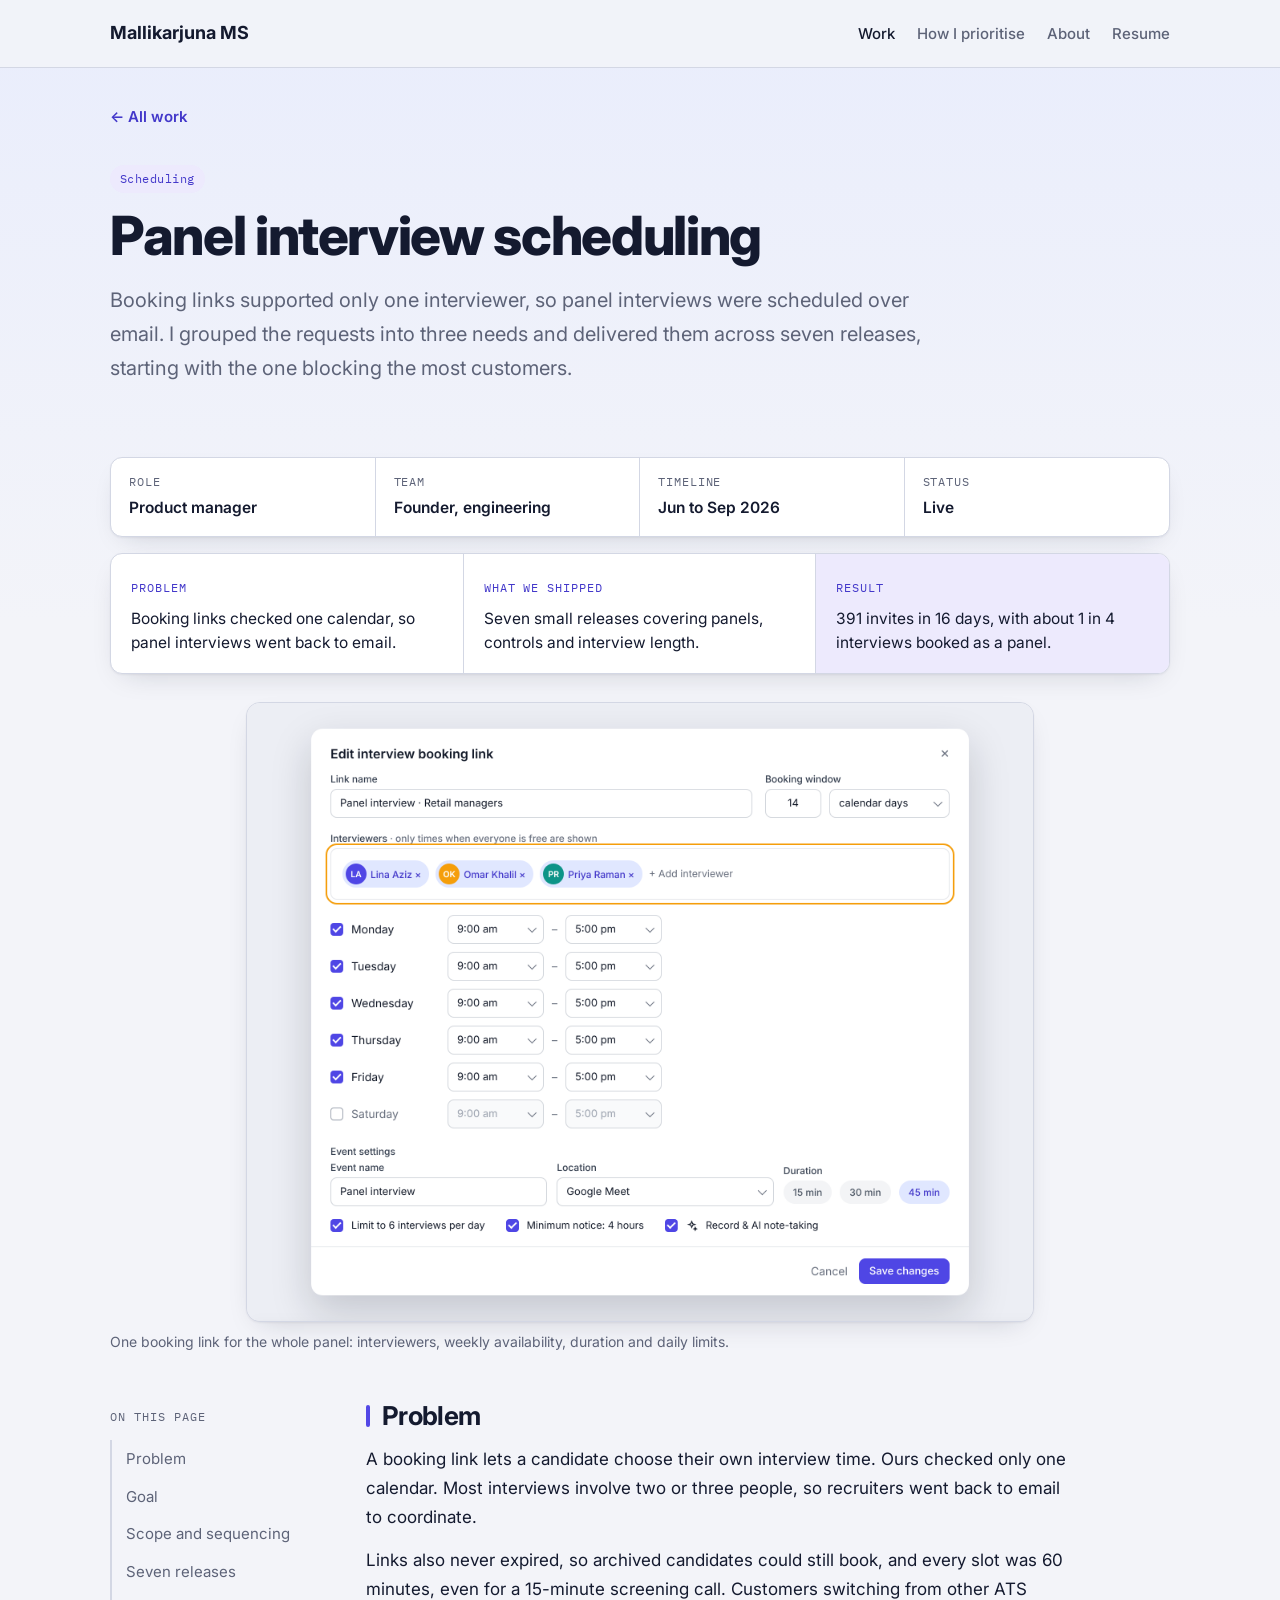
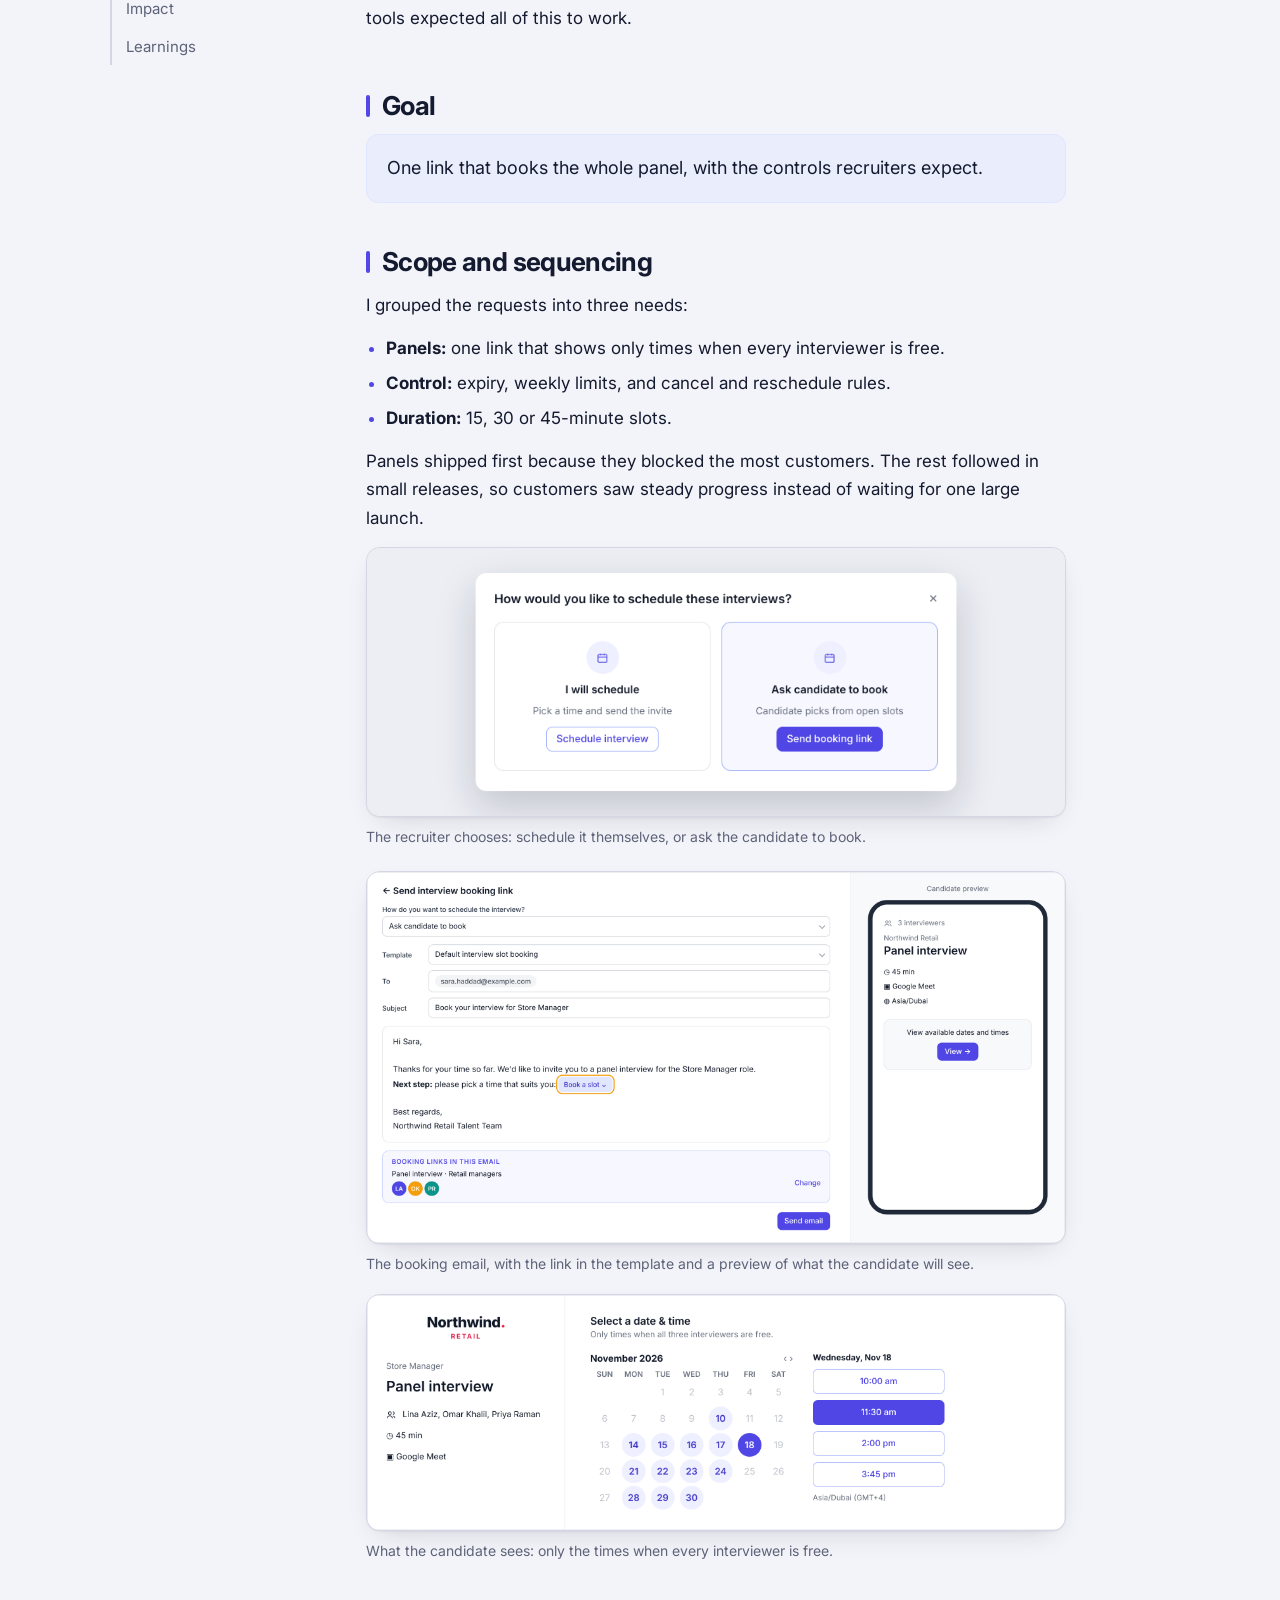
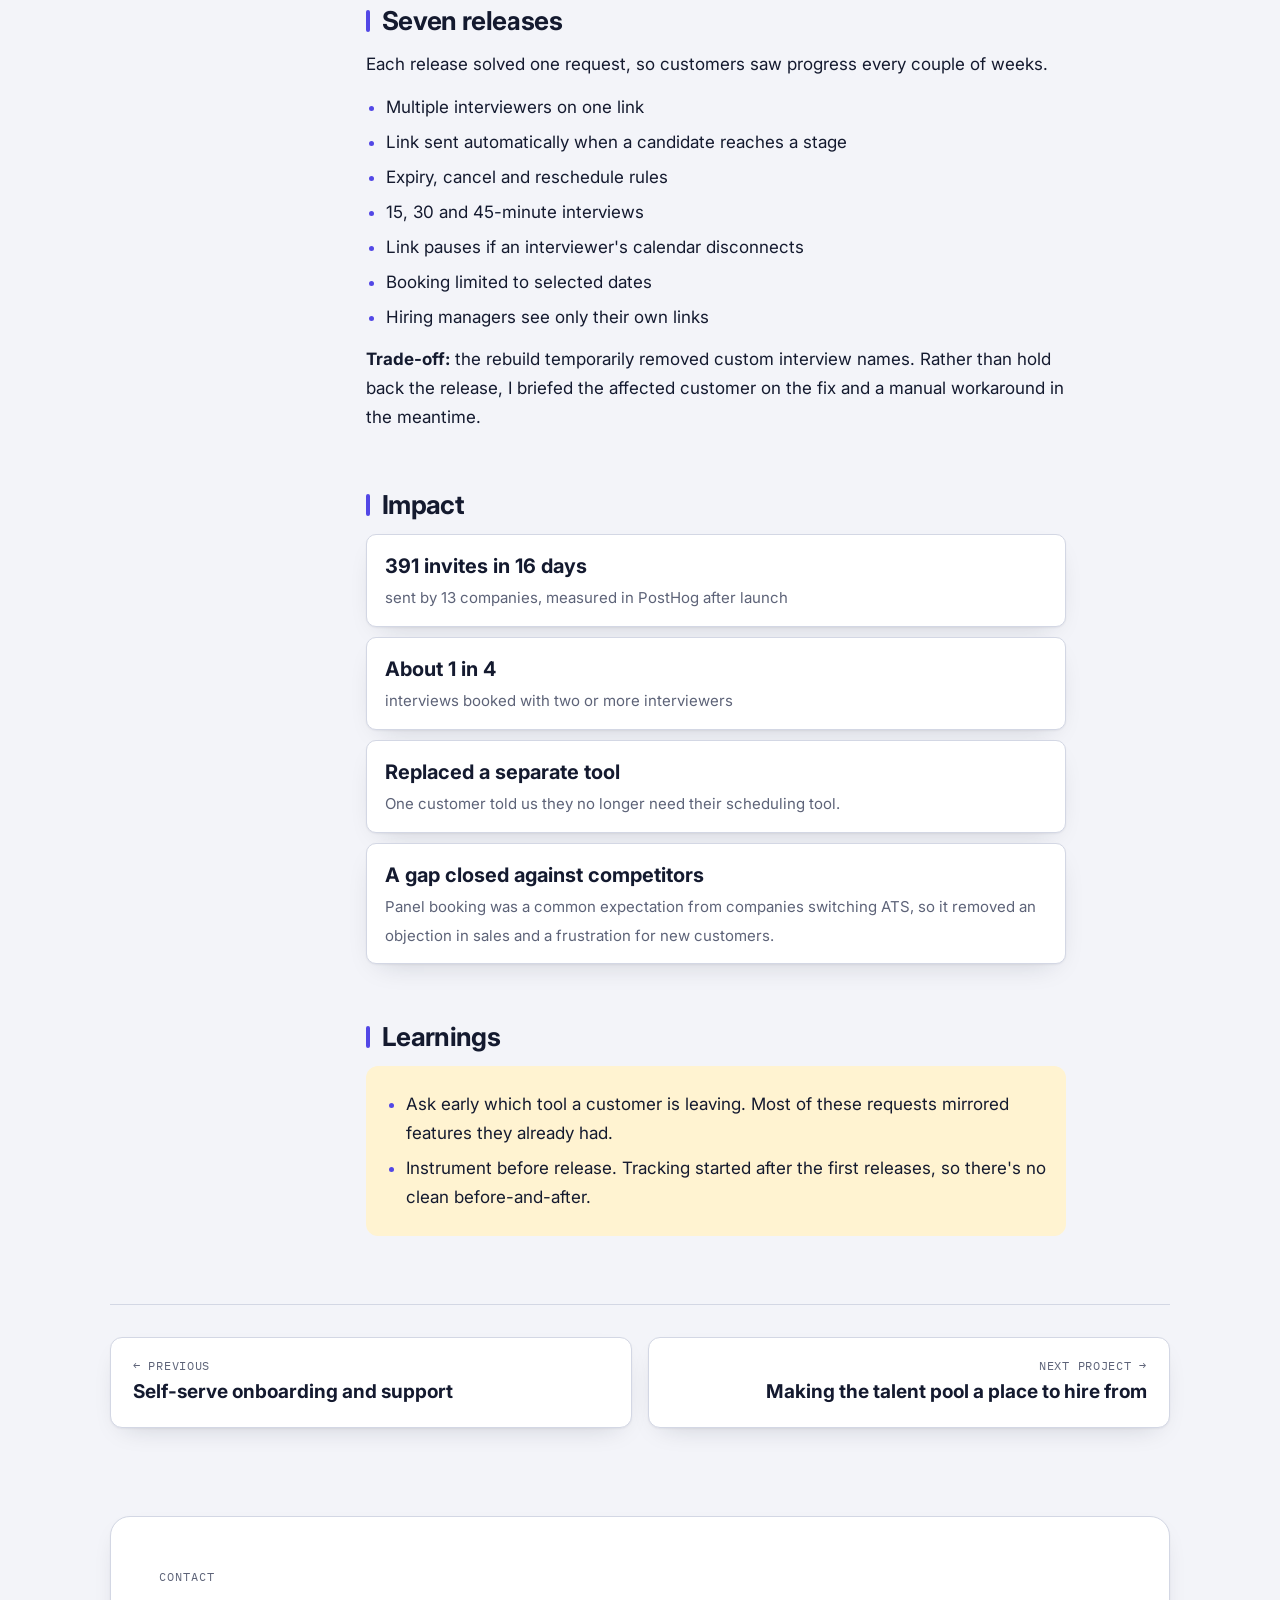
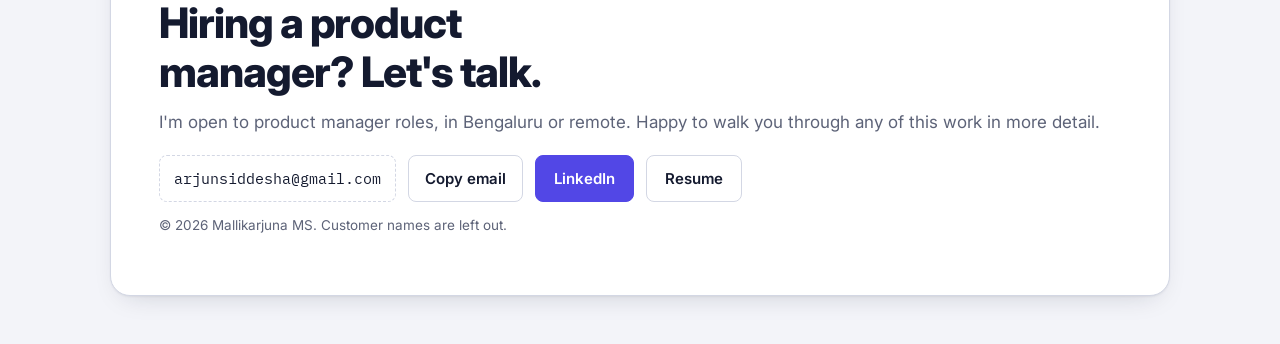
<file: panel-scheduling.html>
<!doctype html>
<html lang="en"><head><meta charset="utf-8"><meta name="viewport" content="width=device-width, initial-scale=1, viewport-fit=cover">
<title>Panel interview scheduling · Mallikarjuna MS</title>
<meta name="description" content="One booking link that shows only the times when every interviewer is free.">
<link rel="preconnect" href="https://fonts.googleapis.com"><link rel="stylesheet" href="https://fonts.googleapis.com/css2?family=Inter:wght@400;500;600;700;800&family=IBM+Plex+Mono:wght@500&display=swap"><link rel="stylesheet" href="style.css"></head>
<body>
<header class="top"><div class="wrap"><nav>
  <a class="me" href="index.html">Mallikarjuna MS</a>
  <ul>
    <li><a href="index.html#work" aria-current="page">Work</a></li>
    <li><a href="index.html#prioritise">How I prioritise</a></li>
    <li><a href="index.html#about">About</a></li>
    <li><a href="resume.pdf">Resume</a></li>
  </ul>
</nav></div></header>
<main class="wrap">
  <p class="crumb"><a href="index.html#work">← All work</a></p>
  <div class="case-hero">
    <div class="tags"><span class="tag">Scheduling</span></div>
    <h1>Panel interview scheduling</h1>
    <p class="sum">Booking links supported only one interviewer, so panel interviews were scheduled over email. I grouped the requests into three needs and delivered them across seven releases, starting with the one blocking the most customers.</p>
  </div>
  <div class="facts"><div><dl><dt>Role</dt><dd>Product manager</dd></dl></div><div><dl><dt>Team</dt><dd>Founder, engineering</dd></dl></div><div><dl><dt>Timeline</dt><dd>Jun to Sep 2026</dd></dl></div><div><dl><dt>Status</dt><dd>Live</dd></dl></div></div>
  <div class="glance" aria-label="At a glance">
  <div><span class="label">Problem</span><p>Booking links checked one calendar, so panel interviews went back to email.</p></div>
  <div><span class="label">What we shipped</span><p>Seven small releases covering panels, controls and interview length.</p></div>
  <div><span class="label">Result</span><p>391 invites in 16 days, with about 1 in 4 interviews booked as a panel.</p></div>
</div>
  <figure class="shot" style="margin-top:28px"><img class="shot-img" src="booking-2.png" alt="One booking link for the whole panel: interviewers, weekly availability, duration and daily limits." loading="lazy"><figcaption>One booking link for the whole panel: interviewers, weekly availability, duration and daily limits.</figcaption></figure>
  <div class="layout">
    <aside class="toc" aria-label="On this page"><span class="label">On this page</span><ol><li><a href="#problem">Problem</a></li><li><a href="#goal">Goal</a></li><li><a href="#scope-and-sequencing">Scope and sequencing</a></li><li><a href="#seven-releases">Seven releases</a></li><li><a href="#impact">Impact</a></li><li><a href="#learnings">Learnings</a></li></ol></aside>
    <div class="content"><section id="problem"><h2>Problem</h2><p>A booking link lets a candidate choose their own interview time. Ours checked only one calendar. Most interviews involve two or three people, so recruiters went back to email to coordinate.</p>
<p>Links also never expired, so archived candidates could still book, and every slot was 60 minutes, even for a 15-minute screening call. Customers switching from other ATS tools expected all of this to work.</p></section><section id="goal"><h2>Goal</h2><div class="goal"><p>One link that books the whole panel, with the controls recruiters expect.</p></div></section><section id="scope-and-sequencing"><h2>Scope and sequencing</h2><p>I grouped the requests into three needs:</p>
<ul>
<li><b>Panels:</b> one link that shows only times when every interviewer is free.</li>
<li><b>Control:</b> expiry, weekly limits, and cancel and reschedule rules.</li>
<li><b>Duration:</b> 15, 30 or 45-minute slots.</li>
</ul>
<p>Panels shipped first because they blocked the most customers. The rest followed in small releases, so customers saw steady progress instead of waiting for one large launch.</p>
<div class="shots2"><figure class="shot"><img class="shot-img" src="booking-1.png" alt="The recruiter chooses: schedule it themselves, or ask the candidate to book." loading="lazy"><figcaption>The recruiter chooses: schedule it themselves, or ask the candidate to book.</figcaption></figure><figure class="shot"><img class="shot-img" src="booking-4.png" alt="The booking email, with the link in the template and a preview of what the candidate will see." loading="lazy"><figcaption>The booking email, with the link in the template and a preview of what the candidate will see.</figcaption></figure></div><figure class="shot"><img class="shot-img" src="booking-3.png" alt="What the candidate sees: only the times when every interviewer is free." loading="lazy"><figcaption>What the candidate sees: only the times when every interviewer is free.</figcaption></figure></section><section id="seven-releases"><h2>Seven releases</h2><p>Each release solved one request, so customers saw progress every couple of weeks.</p>
<ul>
<li>Multiple interviewers on one link</li>
<li>Link sent automatically when a candidate reaches a stage</li>
<li>Expiry, cancel and reschedule rules</li>
<li>15, 30 and 45-minute interviews</li>
<li>Link pauses if an interviewer's calendar disconnects</li>
<li>Booking limited to selected dates</li>
<li>Hiring managers see only their own links</li>
</ul>
<p><b>Trade-off:</b> the rebuild temporarily removed custom interview names. Rather than hold back the release, I briefed the affected customer on the fix and a manual workaround in the meantime.</p></section><section id="impact"><h2>Impact</h2><div class="impact">
<div><b>391 invites in 16 days</b><span>sent by 13 companies, measured in PostHog after launch</span></div>
<div><b>About 1 in 4</b><span>interviews booked with two or more interviewers</span></div>
<div><b>Replaced a separate tool</b><span>One customer told us they no longer need their scheduling tool.</span></div>
<div><b>A gap closed against competitors</b><span>Panel booking was a common expectation from companies switching ATS, so it removed an objection in sales and a frustration for new customers.</span></div>
</div></section><section id="learnings"><h2>Learnings</h2><div class="lesson"><ul>
<li>Ask early which tool a customer is leaving. Most of these requests mirrored features they already had.</li>
<li>Instrument before release. Tracking started after the first releases, so there's no clean before-and-after.</li>
</ul></div></section></div>
  </div>
  <div class="next"><a href="self-serve-onboarding.html"><small>← Previous</small><b>Self-serve onboarding and support</b></a><a class="r" href="ai-job-matching.html"><small>Next project →</small><b>Making the talent pool a place to hire from</b></a></div>
</main>
<footer id="contact"><div class="wrap end">
  <span class="label">Contact</span>
  <h2 style="margin-top:10px">Hiring a product manager? Let's talk.</h2>
  <p>I'm open to product manager roles, in Bengaluru or remote. Happy to walk you through any of this work in more detail.</p>
  <div class="contact">
    <span class="email" id="email">arjunsiddesha@gmail.com</span>
    <button class="copy" id="copyBtn" type="button">Copy email</button>
    <a class="btn solid" href="https://www.linkedin.com/in/msmallikarjuna/">LinkedIn</a>
    <a class="btn" href="resume.pdf">Resume</a>
  </div>
  <p class="fine">© 2026 Mallikarjuna MS. Customer names are left out.</p>
</div></footer>
<script>
(function(){var b=document.getElementById('copyBtn');if(!b)return;var el=document.getElementById('email');
b.addEventListener('click',function(){function done(){b.textContent='Copied';setTimeout(function(){b.textContent='Copy email'},1600)}
function fb(){var r=document.createRange();r.selectNodeContents(el);var s=getSelection();s.removeAllRanges();s.addRange(r);b.textContent='Selected'}
try{navigator.clipboard.writeText(el.textContent).then(done,fb)}catch(e){fb()}});})();
</script>
</body></html>
</file>
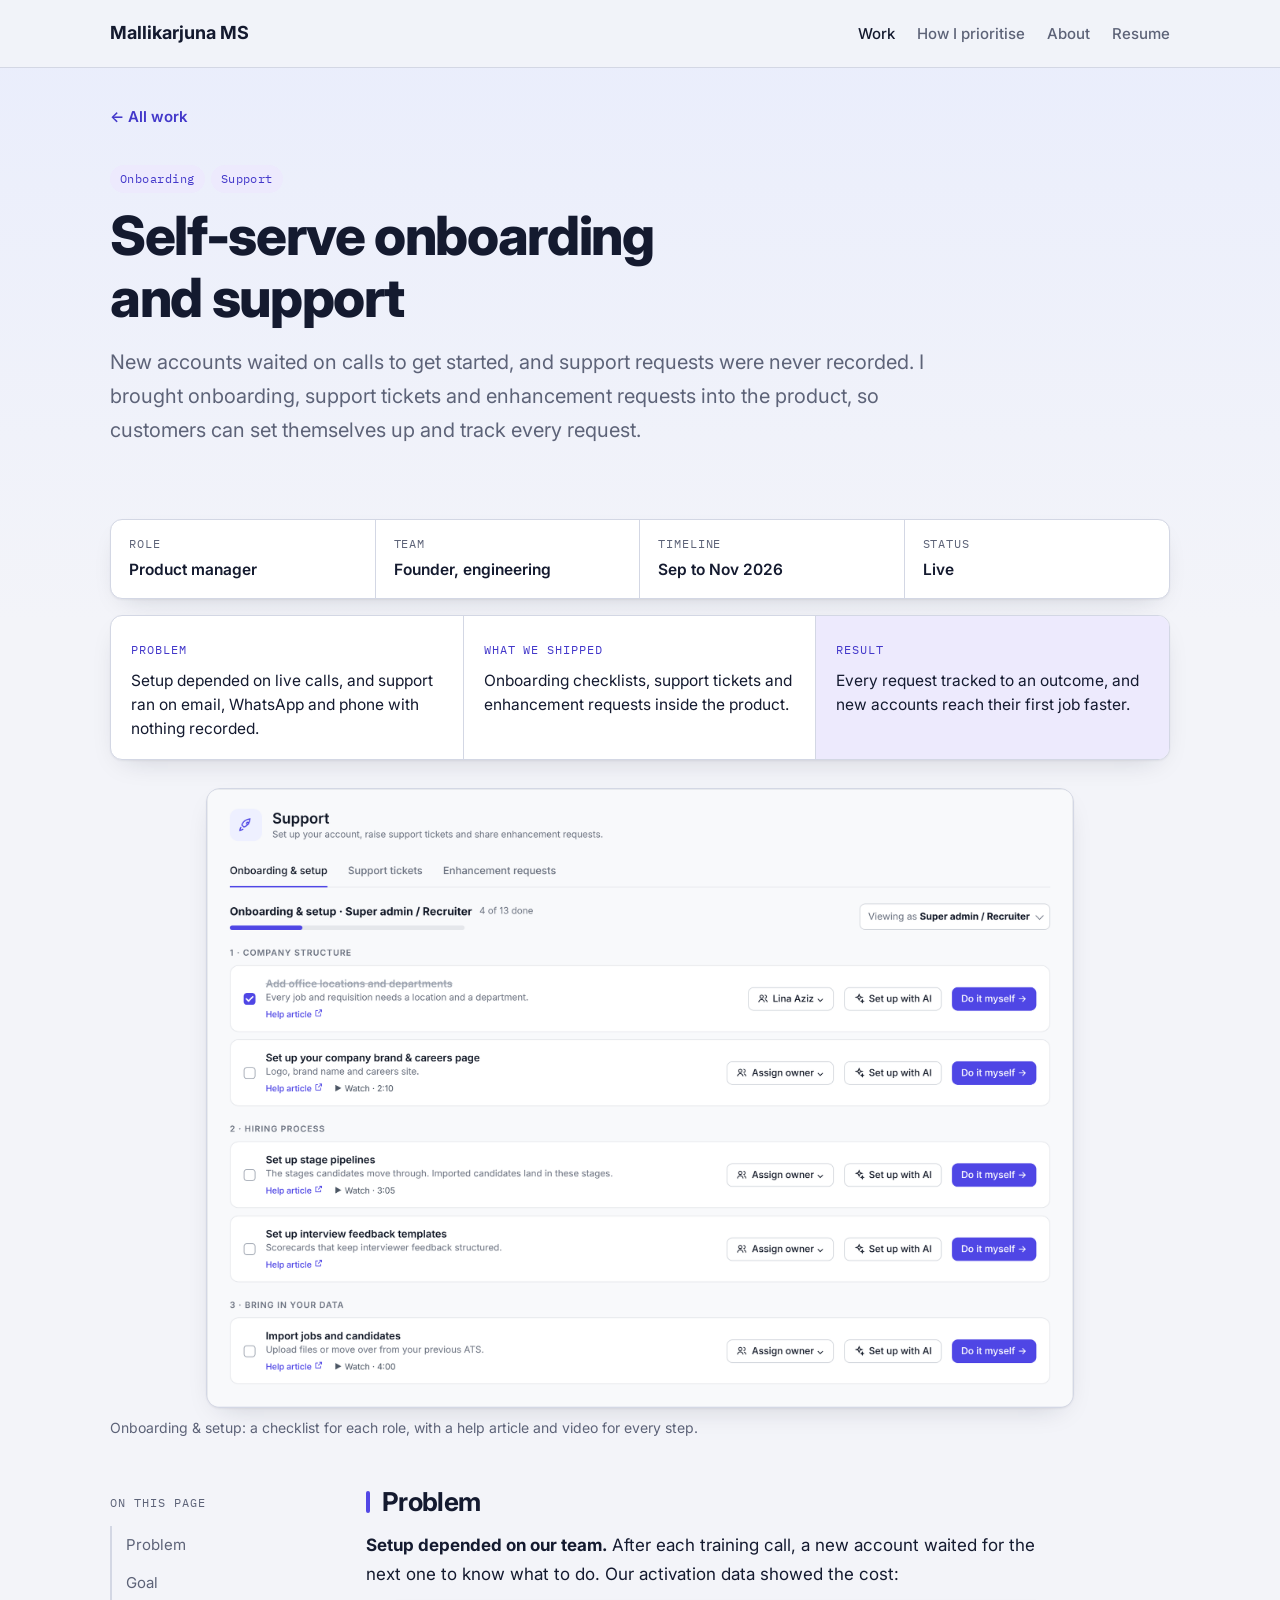
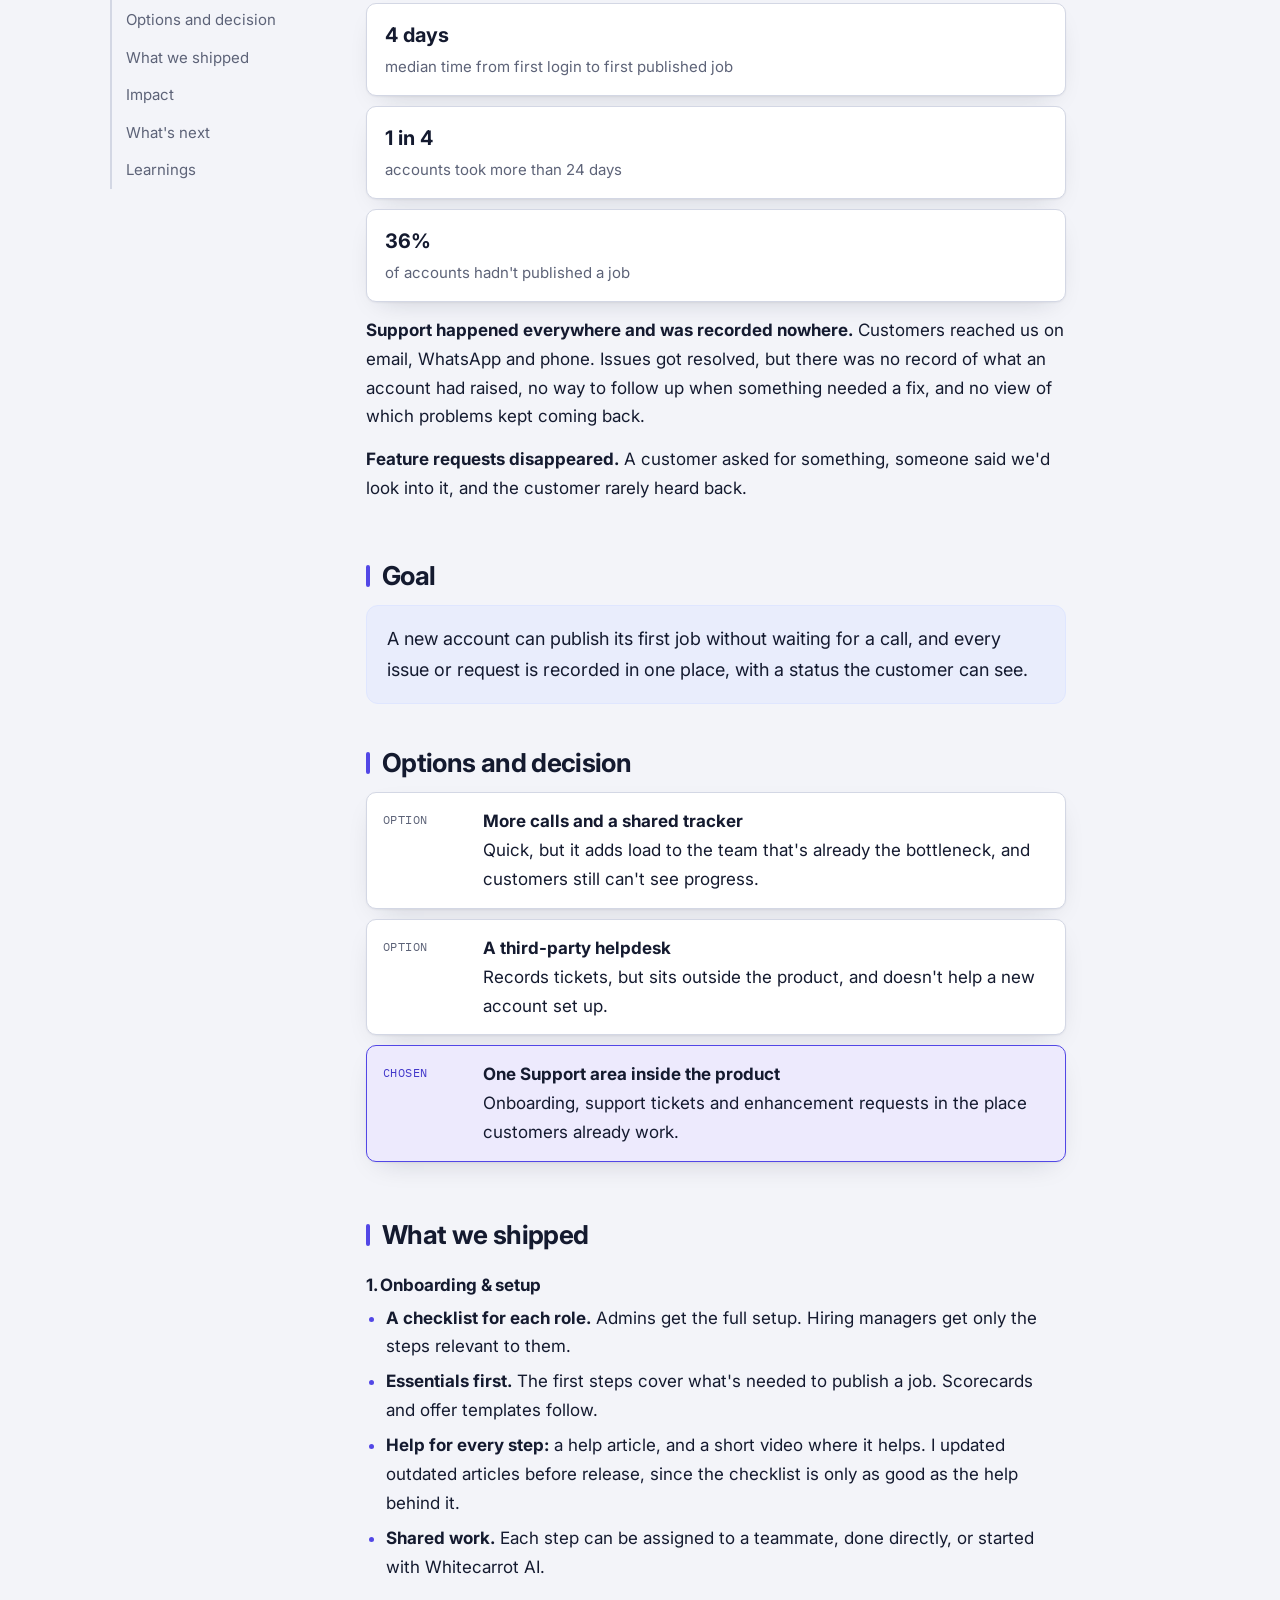
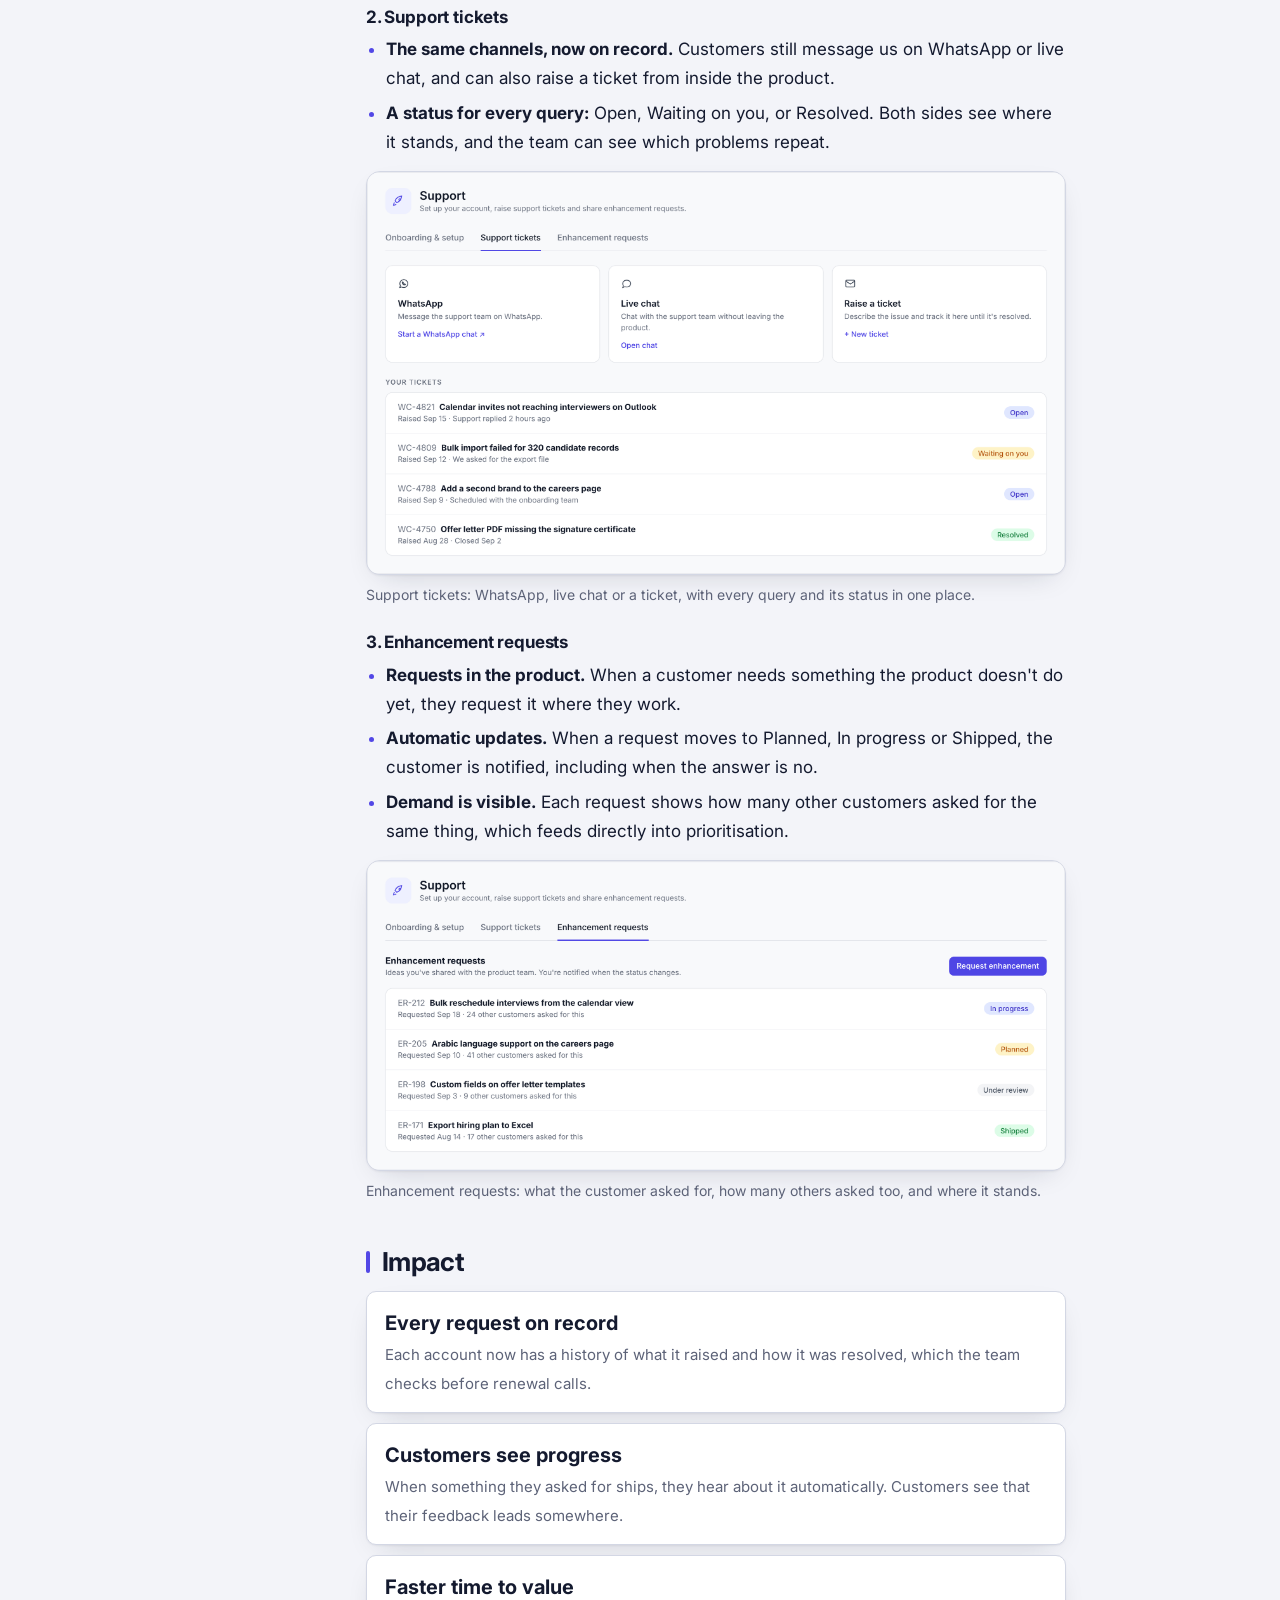
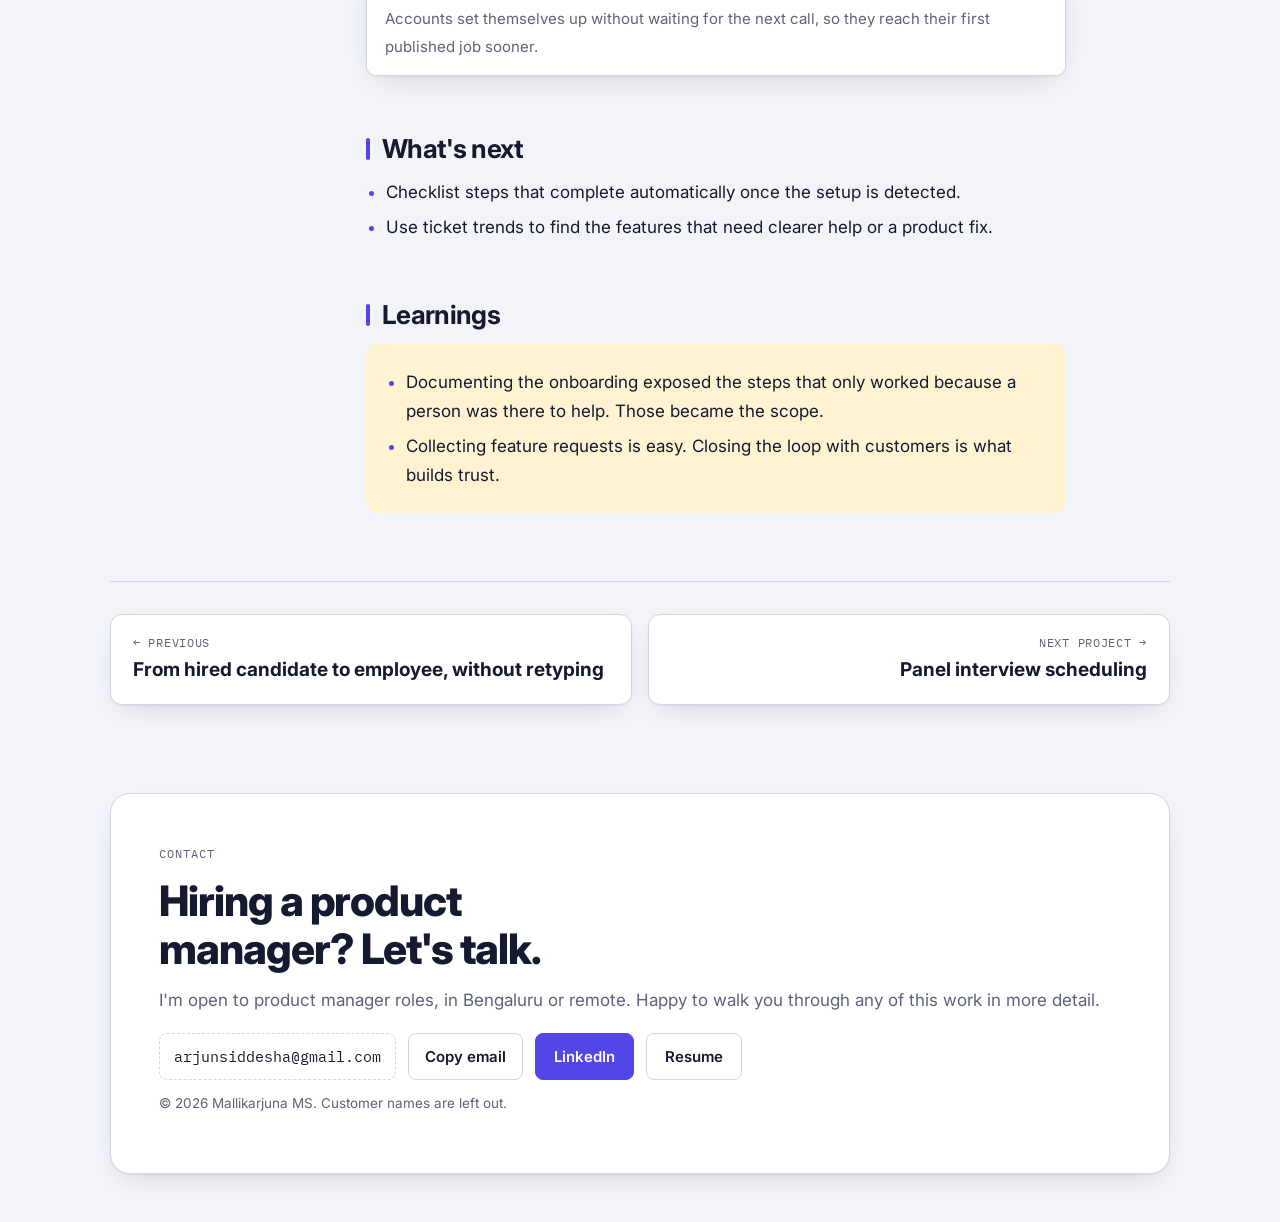
<file: self-serve-onboarding.html>
<!doctype html>
<html lang="en"><head><meta charset="utf-8"><meta name="viewport" content="width=device-width, initial-scale=1, viewport-fit=cover">
<title>Self-serve onboarding and support · Mallikarjuna MS</title>
<meta name="description" content="Onboarding checklists, support tickets and enhancement requests, all inside the product and all tracked.">
<link rel="preconnect" href="https://fonts.googleapis.com"><link rel="stylesheet" href="https://fonts.googleapis.com/css2?family=Inter:wght@400;500;600;700;800&family=IBM+Plex+Mono:wght@500&display=swap"><link rel="stylesheet" href="style.css"></head>
<body>
<header class="top"><div class="wrap"><nav>
  <a class="me" href="index.html">Mallikarjuna MS</a>
  <ul>
    <li><a href="index.html#work" aria-current="page">Work</a></li>
    <li><a href="index.html#prioritise">How I prioritise</a></li>
    <li><a href="index.html#about">About</a></li>
    <li><a href="resume.pdf">Resume</a></li>
  </ul>
</nav></div></header>
<main class="wrap">
  <p class="crumb"><a href="index.html#work">← All work</a></p>
  <div class="case-hero">
    <div class="tags"><span class="tag">Onboarding</span><span class="tag">Support</span></div>
    <h1>Self-serve onboarding and support</h1>
    <p class="sum">New accounts waited on calls to get started, and support requests were never recorded. I brought onboarding, support tickets and enhancement requests into the product, so customers can set themselves up and track every request.</p>
  </div>
  <div class="facts"><div><dl><dt>Role</dt><dd>Product manager</dd></dl></div><div><dl><dt>Team</dt><dd>Founder, engineering</dd></dl></div><div><dl><dt>Timeline</dt><dd>Sep to Nov 2026</dd></dl></div><div><dl><dt>Status</dt><dd>Live</dd></dl></div></div>
  <div class="glance" aria-label="At a glance">
  <div><span class="label">Problem</span><p>Setup depended on live calls, and support ran on email, WhatsApp and phone with nothing recorded.</p></div>
  <div><span class="label">What we shipped</span><p>Onboarding checklists, support tickets and enhancement requests inside the product.</p></div>
  <div><span class="label">Result</span><p>Every request tracked to an outcome, and new accounts reach their first job faster.</p></div>
</div>
  <figure class="shot" style="margin-top:28px"><img class="shot-img" src="onb-1.png" alt="Onboarding & setup: a checklist for each role, with a help article and video for every step." loading="lazy"><figcaption>Onboarding & setup: a checklist for each role, with a help article and video for every step.</figcaption></figure>
  <div class="layout">
    <aside class="toc" aria-label="On this page"><span class="label">On this page</span><ol><li><a href="#problem">Problem</a></li><li><a href="#goal">Goal</a></li><li><a href="#options-and-decision">Options and decision</a></li><li><a href="#what-we-shipped">What we shipped</a></li><li><a href="#impact">Impact</a></li><li><a href="#whats-next">What's next</a></li><li><a href="#learnings">Learnings</a></li></ol></aside>
    <div class="content"><section id="problem"><h2>Problem</h2><p><b>Setup depended on our team.</b> After each training call, a new account waited for the next one to know what to do. Our activation data showed the cost:</p>
<div class="impact">
<div><b>4 days</b><span>median time from first login to first published job</span></div>
<div><b>1 in 4</b><span>accounts took more than 24 days</span></div>
<div><b>36%</b><span>of accounts hadn't published a job</span></div>
</div>
<p><b>Support happened everywhere and was recorded nowhere.</b> Customers reached us on email, WhatsApp and phone. Issues got resolved, but there was no record of what an account had raised, no way to follow up when something needed a fix, and no view of which problems kept coming back.</p>
<p><b>Feature requests disappeared.</b> A customer asked for something, someone said we'd look into it, and the customer rarely heard back.</p></section><section id="goal"><h2>Goal</h2><div class="goal"><p>A new account can publish its first job without waiting for a call, and every issue or request is recorded in one place, with a status the customer can see.</p></div></section><section id="options-and-decision"><h2>Options and decision</h2><div class="options">
<div class="opt"><span class="v">Option</span><p><b>More calls and a shared tracker</b>Quick, but it adds load to the team that's already the bottleneck, and customers still can't see progress.</p></div>
<div class="opt"><span class="v">Option</span><p><b>A third-party helpdesk</b>Records tickets, but sits outside the product, and doesn't help a new account set up.</p></div>
<div class="opt pick"><span class="v">Chosen</span><p><b>One Support area inside the product</b>Onboarding, support tickets and enhancement requests in the place customers already work.</p></div>
</div></section><section id="what-we-shipped"><h2>What we shipped</h2><h3 class="sub">1. Onboarding &amp; setup</h3>
<ul>
<li><b>A checklist for each role.</b> Admins get the full setup. Hiring managers get only the steps relevant to them.</li>
<li><b>Essentials first.</b> The first steps cover what's needed to publish a job. Scorecards and offer templates follow.</li>
<li><b>Help for every step:</b> a help article, and a short video where it helps. I updated outdated articles before release, since the checklist is only as good as the help behind it.</li>
<li><b>Shared work.</b> Each step can be assigned to a teammate, done directly, or started with Whitecarrot AI.</li>
</ul>
<h3 class="sub">2. Support tickets</h3>
<ul>
<li><b>The same channels, now on record.</b> Customers still message us on WhatsApp or live chat, and can also raise a ticket from inside the product.</li>
<li><b>A status for every query:</b> Open, Waiting on you, or Resolved. Both sides see where it stands, and the team can see which problems repeat.</li>
</ul>
<figure class="shot"><img class="shot-img" src="onb-2.png" alt="Support tickets: WhatsApp, live chat or a ticket, with every query and its status in one place." loading="lazy"><figcaption>Support tickets: WhatsApp, live chat or a ticket, with every query and its status in one place.</figcaption></figure>
<h3 class="sub">3. Enhancement requests</h3>
<ul>
<li><b>Requests in the product.</b> When a customer needs something the product doesn't do yet, they request it where they work.</li>
<li><b>Automatic updates.</b> When a request moves to Planned, In progress or Shipped, the customer is notified, including when the answer is no.</li>
<li><b>Demand is visible.</b> Each request shows how many other customers asked for the same thing, which feeds directly into prioritisation.</li>
</ul>
<figure class="shot"><img class="shot-img" src="onb-3.png" alt="Enhancement requests: what the customer asked for, how many others asked too, and where it stands." loading="lazy"><figcaption>Enhancement requests: what the customer asked for, how many others asked too, and where it stands.</figcaption></figure></section><section id="impact"><h2>Impact</h2><div class="impact">
<div><b>Every request on record</b><span>Each account now has a history of what it raised and how it was resolved, which the team checks before renewal calls.</span></div>
<div><b>Customers see progress</b><span>When something they asked for ships, they hear about it automatically. Customers see that their feedback leads somewhere.</span></div>
<div><b>Faster time to value</b><span>Accounts set themselves up without waiting for the next call, so they reach their first published job sooner.</span></div>
</div></section><section id="whats-next"><h2>What's next</h2><ul>
<li>Checklist steps that complete automatically once the setup is detected.</li>
<li>Use ticket trends to find the features that need clearer help or a product fix.</li>
</ul></section><section id="learnings"><h2>Learnings</h2><div class="lesson"><ul>
<li>Documenting the onboarding exposed the steps that only worked because a person was there to help. Those became the scope.</li>
<li>Collecting feature requests is easy. Closing the loop with customers is what builds trust.</li>
</ul></div></section></div>
  </div>
  <div class="next"><a href="hrms-integration.html"><small>← Previous</small><b>From hired candidate to employee, without retyping</b></a><a class="r" href="panel-scheduling.html"><small>Next project →</small><b>Panel interview scheduling</b></a></div>
</main>
<footer id="contact"><div class="wrap end">
  <span class="label">Contact</span>
  <h2 style="margin-top:10px">Hiring a product manager? Let's talk.</h2>
  <p>I'm open to product manager roles, in Bengaluru or remote. Happy to walk you through any of this work in more detail.</p>
  <div class="contact">
    <span class="email" id="email">arjunsiddesha@gmail.com</span>
    <button class="copy" id="copyBtn" type="button">Copy email</button>
    <a class="btn solid" href="https://www.linkedin.com/in/msmallikarjuna/">LinkedIn</a>
    <a class="btn" href="resume.pdf">Resume</a>
  </div>
  <p class="fine">© 2026 Mallikarjuna MS. Customer names are left out.</p>
</div></footer>
<script>
(function(){var b=document.getElementById('copyBtn');if(!b)return;var el=document.getElementById('email');
b.addEventListener('click',function(){function done(){b.textContent='Copied';setTimeout(function(){b.textContent='Copy email'},1600)}
function fb(){var r=document.createRange();r.selectNodeContents(el);var s=getSelection();s.removeAllRanges();s.addRange(r);b.textContent='Selected'}
try{navigator.clipboard.writeText(el.textContent).then(done,fb)}catch(e){fb()}});})();
</script>
</body></html>
</file>
<file: style.css>
/* Layout: home = hero, project card grid, short sections. Case pages = narrow reading column
   with a sticky "On this page" list on wide screens. Paper and teal. */
:root {
  --bg: #f3f4f9;
  --band: #eaecf5;
  --surface: #ffffff;
  --ink: #141a2f;
  --muted: #5d6378;
  --line: #d3d7e4;
  --teal: #5247e6;
  --teal-ink: #4338ca;
  --tint: #edeafd;
  --sky: #e9edfc;
  --amber-tint: #fff3d1;
  --amber: #d98a00;
  --shadow: 0 1px 2px rgba(20,26,47,.05), 0 10px 28px -14px rgba(20,26,47,.22);
  --head: "Inter", system-ui, -apple-system, "Segoe UI", sans-serif;
  --body: "Inter", system-ui, -apple-system, "Segoe UI", sans-serif;
  --mono: "IBM Plex Mono", ui-monospace, Menlo, monospace;
  color-scheme: light;
}

* { box-sizing: border-box; }
html { scroll-behavior: smooth; }
@media (prefers-reduced-motion: reduce) { html { scroll-behavior: auto; } }
body { margin: 0; background: var(--bg); color: var(--ink); font-family: var(--body); font-size: 17px; line-height: 1.7; }
.wrap { max-width: 1100px; margin: 0 auto; padding-left: max(20px, env(safe-area-inset-left, 0px)); padding-right: max(20px, env(safe-area-inset-right, 0px)); }
h1, h2, h3, h4 { font-family: var(--head); margin: 0; line-height: 1.15; text-wrap: balance; letter-spacing: -.015em; }
p { margin: 0 0 14px; }
a { color: var(--teal-ink); text-underline-offset: 3px; }
a:focus-visible, button:focus-visible { outline: 2px solid var(--teal); outline-offset: 3px; border-radius: 4px; }
.label { font-family: var(--mono); font-size: 12px; letter-spacing: .08em; text-transform: uppercase; color: var(--muted); }

/* nav */
.top { border-bottom: 1px solid var(--line); background: var(--bg); }
nav { display: flex; justify-content: space-between; align-items: center; gap: 16px; flex-wrap: wrap; padding-block: 18px; }
nav .me { font-family: var(--head); font-weight: 700; font-size: 18px; color: var(--ink); text-decoration: none; }
nav ul { list-style: none; margin: 0; padding: 0; display: flex; gap: 22px; flex-wrap: wrap; }
nav ul a { color: var(--muted); text-decoration: none; font-weight: 500; font-size: 15px; }
nav ul a:hover, nav ul a[aria-current] { color: var(--ink); }

.btn { display: inline-block; padding: 10px 18px; border-radius: 8px; font-weight: 600; font-size: 15px; text-decoration: none; border: 1.5px solid var(--line); color: var(--ink); background: var(--surface); }
.btn.solid { background: var(--teal); border-color: var(--teal); color: #fff; }
.btn:hover { border-color: var(--teal); }

/* hero */
.hero { padding-block: 72px 56px; }
.hero h1 { font-size: clamp(38px, 6vw, 64px); font-weight: 800; max-width: 14em; }
.hero h1 em { font-style: normal; color: var(--teal); }
.hero .lede { font-size: 20px; color: var(--muted); max-width: 34em; margin-top: 22px; }
.hero .now { font-size: 16px; color: var(--muted); margin-top: 6px; }
.hero .now b { color: var(--ink); font-weight: 600; }
.links { display: flex; gap: 12px; flex-wrap: wrap; margin-top: 28px; }

section { padding-block: 72px 0; }
.sec-head { display: flex; justify-content: space-between; align-items: end; gap: 16px; flex-wrap: wrap; margin-bottom: 26px; }
.sec-head h2 { font-size: clamp(28px, 4vw, 40px); font-weight: 800; }
.sec-head p { color: var(--muted); max-width: 30em; margin: 0; }

/* project cards */
.cards { display: grid; grid-template-columns: 1fr 1fr; gap: 22px; }
.card { display: flex; flex-direction: column; background: var(--surface); border: 1px solid var(--line); border-radius: 16px; overflow: hidden; text-decoration: none; color: var(--ink); min-width: 0; transition: border-color .15s, transform .15s; }
.card:hover { border-color: var(--teal); }
@media (prefers-reduced-motion: no-preference) { .card:hover { transform: translateY(-2px); } }
.card .pic { aspect-ratio: 16 / 9; background: var(--tint); display: grid; place-items: center; border-bottom: 1px solid var(--line); color: var(--teal-ink); font-family: var(--mono); font-size: 12px; letter-spacing: .06em; text-transform: uppercase; text-align: center; padding: 16px; }
.card .txt { padding: 22px 24px 24px; display: flex; flex-direction: column; gap: 10px; flex: 1; }
.card h3 { font-size: 22px; font-weight: 700; }
.card p { color: var(--muted); margin: 0; }
.tags { display: flex; gap: 6px; flex-wrap: wrap; }
.tag { font-family: var(--mono); font-size: 11.5px; letter-spacing: .04em; padding: 3px 9px; border-radius: 999px; background: var(--bg); border: 1px solid var(--line); color: var(--muted); }
.card .more { margin-top: auto; padding-top: 8px; font-weight: 600; color: var(--teal-ink); }
.card.feature { grid-column: 1 / -1; display: grid; grid-template-columns: 1.2fr 1fr; }
.card.feature .pic { aspect-ratio: auto; min-height: 300px; border-bottom: 0; border-right: 1px solid var(--line); }
.card.feature h3 { font-size: 28px; }
.card.feature .txt { justify-content: center; padding: 34px; }

/* prioritise */
.rules { display: grid; grid-template-columns: repeat(4, 1fr); gap: 14px; }
.rule { background: var(--surface); border: 1px solid var(--line); border-radius: 12px; padding: 20px; min-width: 0; }
.rule .label { color: var(--teal-ink); }
.rule h3 { font-size: 18px; margin: 8px 0 8px; }
.rule p { color: var(--muted); font-size: 15px; margin-bottom: 10px; }
.rule .eg { color: var(--ink); font-size: 14.5px; border-left: 3px solid var(--teal); padding-left: 10px; margin: 0; }

/* about */
.about { display: grid; grid-template-columns: minmax(0, 1.3fr) minmax(0, 1fr); gap: 48px; }
.about p { color: var(--muted); }
.about dl { margin: 0; display: grid; gap: 14px; }
.about dt { font-family: var(--mono); font-size: 12px; letter-spacing: .08em; text-transform: uppercase; color: var(--teal-ink); }
.about dd { margin: 2px 0 0; }

footer { margin-top: 96px; border-top: 1px solid var(--line); }
.end { padding-block: 56px 64px; }
.end h2 { font-size: clamp(28px, 4.4vw, 42px); font-weight: 800; max-width: 16em; }
.end p { color: var(--muted); margin-top: 12px; }
.contact { display: flex; gap: 12px; flex-wrap: wrap; align-items: center; margin-top: 18px; }
.email { font-family: var(--mono); font-size: 15px; padding: 10px 14px; border: 1px dashed var(--line); border-radius: 8px; background: var(--surface); user-select: all; }
.copy { font: inherit; font-weight: 600; font-size: 15px; padding: 10px 16px; border-radius: 8px; border: 1.5px solid var(--line); background: var(--surface); color: var(--ink); cursor: pointer; }
.copy:hover { border-color: var(--teal); }
.fine { font-size: 13.5px; color: var(--muted); margin-top: 36px; }

/* ---------- case pages ---------- */
.crumb { padding-top: 36px; font-size: 15px; }
.crumb a { text-decoration: none; font-weight: 600; }
.case-hero { padding-block: 22px 32px; max-width: 820px; }
.case-hero h1 { font-size: clamp(34px, 5.4vw, 54px); font-weight: 800; margin-top: 12px; }
.case-hero .sum { font-size: 20px; color: var(--muted); margin-top: 16px; }
.facts { display: grid; grid-template-columns: repeat(4, minmax(0, 1fr)); gap: 0; border: 1px solid var(--line); border-radius: 12px; background: var(--surface); margin-top: 26px; }
.facts div { padding: 14px 18px; border-right: 1px solid var(--line); min-width: 0; }
.facts div:last-child { border-right: 0; }
.facts dt { font-family: var(--mono); font-size: 11.5px; letter-spacing: .08em; text-transform: uppercase; color: var(--muted); }
.facts dd { margin: 4px 0 0; font-weight: 600; font-size: 15.5px; }
.facts dl { margin: 0; display: contents; }

.shot { margin: 0; }
.slot { aspect-ratio: 16 / 9; border: 1.5px dashed var(--line); border-radius: 14px; background: repeating-linear-gradient(135deg, transparent 0 14px, rgba(15,118,110,.05) 14px 28px), var(--surface); display: grid; place-items: center; text-align: center; padding: 20px; color: var(--muted); max-width: 100%; }
.slot span { font-family: var(--mono); font-size: 12px; letter-spacing: .06em; text-transform: uppercase; display: block; margin-bottom: 6px; color: var(--teal-ink); }
.slot strong { font-family: var(--head); font-size: 17px; color: var(--ink); display: block; max-width: 24em; }
.shot figcaption { font-size: 14px; color: var(--muted); margin-top: 8px; }
.shots2 { display: grid; grid-template-columns: 1fr 1fr; gap: 16px; margin: 8px 0 18px; }

.layout { display: grid; grid-template-columns: 200px minmax(0, 700px); gap: 56px; margin-top: 48px; }
.toc { position: sticky; top: 24px; align-self: start; }
.toc ol { list-style: none; margin: 10px 0 0; padding: 0; border-left: 2px solid var(--line); }
.toc li { margin: 0; }
.toc a { display: block; padding: 6px 0 6px 14px; margin-left: -2px; border-left: 2px solid transparent; color: var(--muted); text-decoration: none; font-size: 15px; }
.toc a:hover { color: var(--ink); border-left-color: var(--teal); }
.content section { padding-block: 0 44px; scroll-margin-top: 20px; }
.content h2 { font-size: 26px; font-weight: 700; margin-bottom: 14px; }
.content ul { margin: 0 0 14px; padding-left: 20px; }
.content li { margin: 6px 0; }
.content li::marker { color: var(--teal); }
.quote { font-family: var(--head); font-weight: 600; font-size: 19px; border-left: 3px solid var(--amber); padding: 2px 0 2px 16px; margin: 4px 0 16px; }
.quote small { display: block; font-family: var(--body); font-weight: 400; font-size: 14px; color: var(--muted); margin-top: 4px; }
.goal { background: var(--tint); border-radius: 12px; padding: 18px 20px; font-size: 18px; }
.goal p:last-child { margin: 0; }
.options { display: grid; gap: 10px; margin-bottom: 14px; }
.opt { display: grid; grid-template-columns: 88px 1fr; gap: 12px; background: var(--surface); border: 1px solid var(--line); border-radius: 10px; padding: 14px 16px; }
.opt .v { font-family: var(--mono); font-size: 12px; letter-spacing: .04em; text-transform: uppercase; color: var(--muted); padding-top: 3px; }
.opt.pick { border-color: var(--teal); background: var(--tint); }
.opt.pick .v { color: var(--teal-ink); }
.opt p { margin: 0; }
.opt b { display: block; }
.rulelist { counter-reset: r; list-style: none; padding: 0 !important; }
.rulelist li { counter-increment: r; display: grid; grid-template-columns: 34px 1fr; gap: 8px; margin: 12px 0 !important; }
.rulelist li::before { content: counter(r); font-family: var(--mono); font-size: 13px; color: var(--teal-ink); background: var(--tint); border-radius: 6px; width: 26px; height: 26px; display: grid; place-items: center; }
.impact { display: grid; gap: 10px; margin-bottom: 14px; }
.impact div { background: var(--surface); border: 1px solid var(--line); border-radius: 10px; padding: 14px 18px; }
.impact b { font-family: var(--head); font-size: 20px; display: block; }
.impact span { color: var(--muted); font-size: 15px; }
.lesson { background: var(--amber-tint); border-radius: 12px; padding: 18px 20px; }
.lesson ul { margin: 0; }
.next { margin-top: 24px; border-top: 1px solid var(--line); padding-top: 32px; display: flex; justify-content: space-between; gap: 16px; flex-wrap: wrap; }
.next a { display: block; text-decoration: none; color: var(--ink); background: var(--surface); border: 1px solid var(--line); border-radius: 12px; padding: 18px 22px; min-width: 0; flex: 1 1 280px; }
.next a:hover { border-color: var(--teal); }
.next a.r { text-align: right; }
.next small { display: block; font-family: var(--mono); font-size: 12px; letter-spacing: .06em; text-transform: uppercase; color: var(--muted); }
.next b { font-family: var(--head); font-size: 19px; }

@media (max-width: 900px) {
  .rules { grid-template-columns: 1fr 1fr; }
  .card.feature { grid-template-columns: 1fr; }
  .card.feature .pic { min-height: 0; aspect-ratio: 16 / 9; border-right: 0; border-bottom: 1px solid var(--line); }
  .layout { grid-template-columns: 1fr; gap: 0; margin-top: 32px; }
  .toc { position: static; margin-bottom: 32px; }
  .facts { grid-template-columns: 1fr 1fr; }
  .facts div:nth-child(2) { border-right: 0; }
  .facts div:nth-child(-n+2) { border-bottom: 1px solid var(--line); }
}
@media (max-width: 640px) {
  .cards, .rules, .about, .shots2 { grid-template-columns: 1fr; }
  .hero { padding-block: 48px 40px; }
  .opt { grid-template-columns: 1fr; gap: 4px; }
}

/* contrast pass */
body { font-weight: 400; }
.card, .rule, .facts, .impact div, .opt, .next a { box-shadow: var(--shadow); }
.card .pic { background: linear-gradient(160deg, var(--sky), var(--tint)); color: var(--teal-ink); }
.hero { position: relative; }
.band { background: var(--band); border-block: 1px solid var(--line); margin-top: 72px; }
.band > .wrap > section { padding-block: 64px; }
.tag { background: var(--tint); border-color: transparent; color: var(--teal-ink); }
.label { color: var(--muted); }
.btn { border-color: var(--line); }
.btn.solid:hover { background: #4338ca; border-color: #4338ca; }
.slot { border-color: #b9c4cd; }
.content p, .content li { color: var(--ink); }
.quote small, .shot figcaption, .impact span { color: var(--muted); }

/* Whitecarrot look */
body { background: linear-gradient(180deg, var(--sky) 0, var(--bg) 620px) no-repeat, var(--bg); color: var(--ink); -webkit-font-smoothing: antialiased; }
.top { background: transparent; }
h1, h2, h3, h4 { letter-spacing: -.025em; }
.hero h1 { font-weight: 800; }
.top { background: rgba(255,255,255,.92); }
.goal { background: var(--sky); border: 1px solid #dfe6ff; }
.opt.pick { background: var(--tint); border-color: var(--teal); }
.rulelist li::before { background: var(--tint); color: var(--teal-ink); }
.slot { background: repeating-linear-gradient(135deg, transparent 0 14px, rgba(82,71,230,.05) 14px 28px), var(--surface); }

/* design polish */
.top { position: sticky; top: 0; z-index: 30; background: rgba(243,244,249,.86); backdrop-filter: saturate(160%) blur(10px); -webkit-backdrop-filter: saturate(160%) blur(10px); }
.glance { display: grid; grid-template-columns: repeat(3, minmax(0, 1fr)); gap: 0; margin-top: 16px; background: var(--surface); border: 1px solid var(--line); border-radius: 12px; box-shadow: var(--shadow); overflow: hidden; }
.glance > div { padding: 18px 20px; border-right: 1px solid var(--line); min-width: 0; }
.glance > div:last-child { border-right: 0; background: var(--tint); }
.glance p { margin: 6px 0 0; font-size: 15.5px; line-height: 1.55; }
.glance .label { color: var(--teal-ink); }
.content h2 { display: flex; align-items: center; gap: 12px; }
.content h2::before { content: ""; width: 4px; height: 22px; border-radius: 2px; background: var(--teal); flex: none; }
.card .more { transition: gap .15s; display: inline-flex; gap: 6px; }
.card:hover .more { gap: 10px; }
.card h3 { letter-spacing: -.02em; }
.hero .label, .case-hero .tags { margin-bottom: 4px; }
.end { background: var(--surface); border: 1px solid var(--line); border-radius: 20px; box-shadow: var(--shadow); padding: 44px clamp(22px, 4vw, 48px) !important; margin-block: 0 48px; }
footer { border-top: 0; margin-top: 88px; }
footer .wrap.end { max-width: 1060px; }
.toc a:hover, .toc a:focus-visible { background: var(--tint); border-radius: 0 6px 6px 0; }
@media (max-width: 900px) { .glance { grid-template-columns: 1fr; } .glance > div { border-right: 0; border-bottom: 1px solid var(--line); } .glance > div:last-child { border-bottom: 0; } }

/* real screenshots */
.shot-img { display: block; width: 100%; height: auto; border-radius: 14px; border: 1px solid var(--line); box-shadow: var(--shadow); background: var(--surface); }
.shots2 { align-items: start; }
.card .pic.has-img { background-size: cover; background-position: top left; background-repeat: no-repeat; }
.card.feature .pic.has-img { min-height: 320px; }

.shots2 { grid-template-columns: 1fr !important; gap: 22px; }
.shots2 .shot-img { max-height: 620px; width: auto; max-width: 100%; margin: 0 auto; }

.shot-img{max-height:620px;width:auto!important;max-width:100%;margin-left:auto;margin-right:auto;display:block}

h3.sub{font-size:17px;margin:26px 0 8px;letter-spacing:-.01em}
</file>
